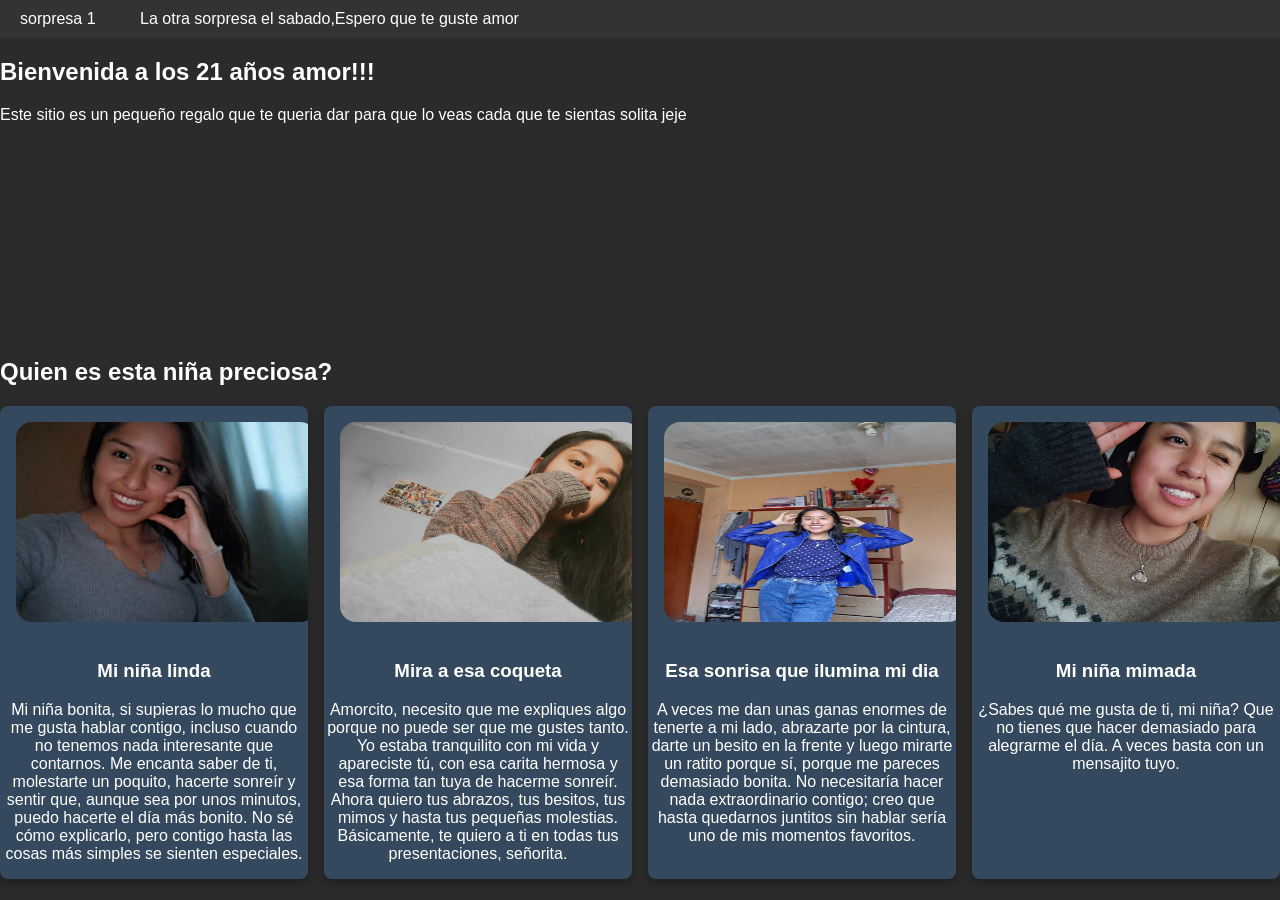
<file: index.html>
<!DOCTYPE html>
<html lang="es">
<head>
    <meta charset="UTF-8">
    <meta name="viewport" content="width=device-width, initial-scale=1.0">
    <title>Feliz cumpleaños mi cielo</title>
    <link rel="stylesheet" href="style.css">
</head>
<body>
    <ul class="menu">
        <li><a href="/sorpresa 1/sorpresa 1.html">sorpresa 1</a></li>
        <li><a href="/sorpresa 2/sorpresa 2.html">La otra sorpresa el sabado,Espero que te guste amor</a></li>
    </ul>
    <video autoplay loop>
        <source src="/mayritas/videoplayback.mp4" type="video/mp4">
    </video>
    <section id="home">
        <h2>Bienvenida a los 21 años amor!!! </h2>
        <p>Este sitio es un pequeño regalo que te queria dar para que lo veas cada que te sientas solita jeje</p>
    </section>
    <br>
    <br>
    <br>
    <br>
    <br>
    <br>
    <br>
    <br>
    <br>
    <br>
    <br>
    <section id="characters">
        <h2>Quien es esta niña preciosa?</h2>
        <div class="grid">
            <div class="card">
                <img src="/mayritas/may12.jpeg" alt="integrante 1" >
                <h3>Mi niña linda</h3>
                <p>Mi niña bonita, si supieras lo mucho que me gusta hablar contigo, incluso cuando no tenemos nada interesante que contarnos. Me encanta saber de ti, molestarte un poquito, hacerte sonreír y sentir que, aunque sea por unos minutos, puedo hacerte el día más bonito. No sé cómo explicarlo, pero contigo hasta las cosas más simples se sienten especiales.
                </p>
            </div>
            <div class="card">
                <img src="/mayritas/mayrita3.jpeg" alt="integrante 2" >
                <h3>Mira a esa coqueta</h3>
                <p>Amorcito, necesito que me expliques algo porque no puede ser que me gustes tanto. Yo estaba tranquilito con mi vida y apareciste tú, con esa carita hermosa y esa forma tan tuya de hacerme sonreír. Ahora quiero tus abrazos, tus besitos, tus mimos y hasta tus pequeñas molestias. Básicamente, te quiero a ti en todas tus presentaciones, señorita.
                </p>
            </div>
            <div class="card">
                <img src="/mayritas/may8.jpeg" alt="integrante 3"  >
                <h3>Esa sonrisa que ilumina mi dia</h3>
                <p>A veces me dan unas ganas enormes de tenerte a mi lado, abrazarte por la cintura, darte un besito en la frente y luego mirarte un ratito porque sí, porque me pareces demasiado bonita. No necesitaría hacer nada extraordinario contigo; creo que hasta quedarnos juntitos sin hablar sería uno de mis momentos favoritos.
                </p>
            </div>
            <div class="card">
                <img src="/mayritas/mayrita1.jpeg" alt="integrante 4" >
                <h3>Mi niña mimada</h3>
                <p>¿Sabes qué me gusta de ti, mi niña? Que no tienes que hacer demasiado para alegrarme el día. A veces basta con un mensajito tuyo.
                </p>
            </div>
</body>
</html>
</file>
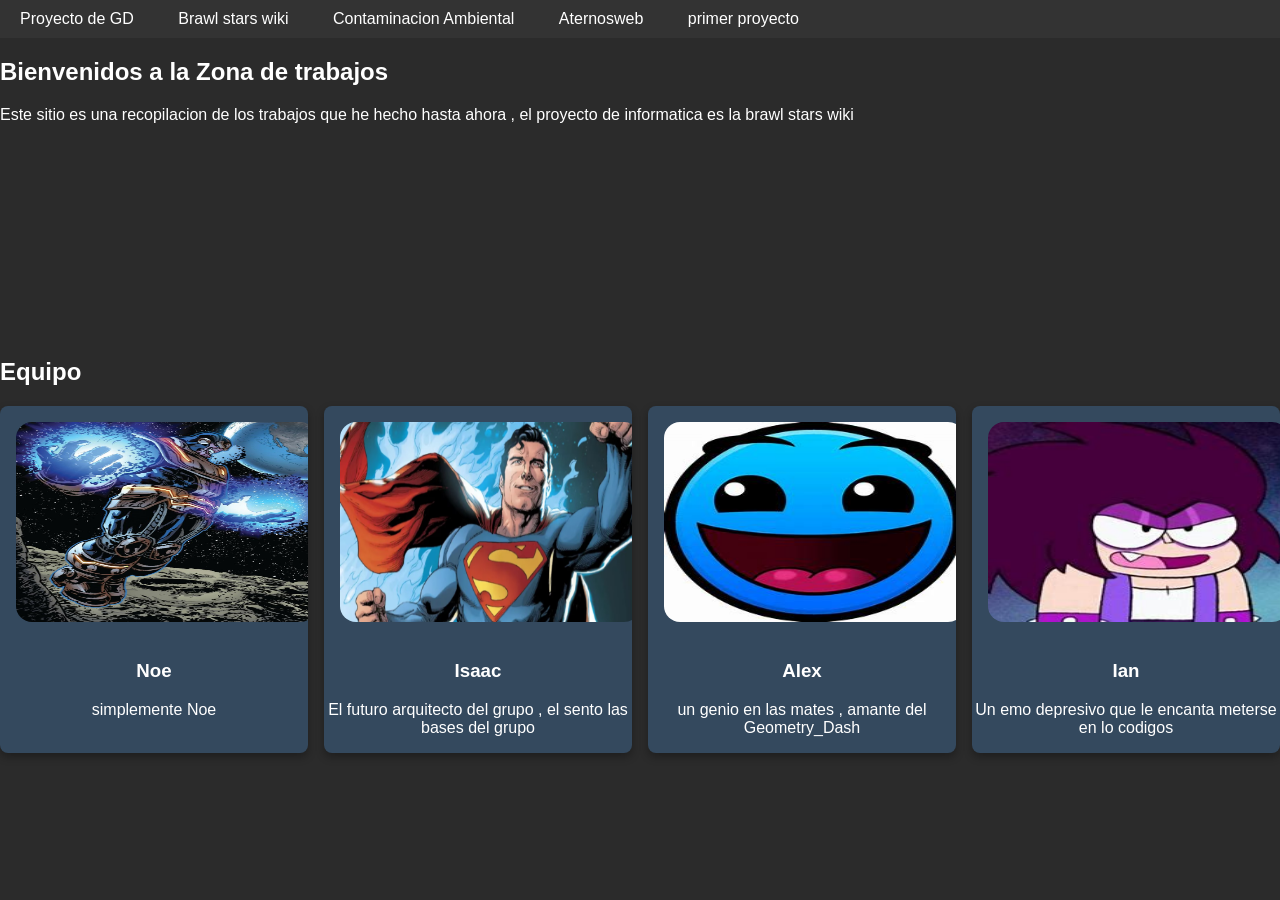
<file: indexhtml/index.html>
<!DOCTYPE html>
<html lang="es">
<head>
    <meta charset="UTF-8">
    <meta name="viewport" content="width=device-width, initial-scale=1.0">
    <title>Trabajos</title>
    <link rel="stylesheet" href="style.css">
</head>
<body>
    <ul class="menu">
        <li><a href="/GD project/maybe.html">Proyecto de GD</a></li>
        <li><a href="/secundario/brawl stars wiki.html">Brawl stars wiki</a></li>
        <li><a href="/contaminacion/contaminacion.html">Contaminacion Ambiental</a></li>
        <li><a href="/aternosweb/aternos.html">Aternosweb</a></li>
        <li><a href="/primer avance/1.html">primer proyecto</a></li>
    </ul>
    <video autoplay muted loop>
        <source src="/archivos/171276-845168281_medium.mp4" type="video/mp4">
    </video>
    <section id="home">
        <h2>Bienvenidos a la Zona de trabajos </h2>
        <p>Este sitio es una recopilacion de los trabajos que he hecho hasta ahora , el proyecto de informatica es la brawl stars wiki</p>
    </section>
    <br>
    <br>
    <br>
    <br>
    <br>
    <br>
    <br>
    <br>
    <br>
    <br>
    <br>
    <section id="characters">
        <h2>Equipo</h2>
        <div class="grid">
            <div class="card">
                <img src="/imagenes/Star Lord.jfif" alt="integrante 1" >
                <h3>Noe</h3>
                <p>simplemente Noe</p>
            </div>
            <div class="card">
                <img src="/imagenes/superman.avif" alt="integrante 2" >
                <h3>Isaac</h3>
                <p>El futuro arquitecto del grupo , el sento las bases del grupo
                </p>
            </div>
            <div class="card">
                <img src="/imagenes/descarga.jfif" alt="integrante 3"  >
                <h3>Alex</h3>
                <p>un genio en las mates , amante del Geometry_Dash
                </p>
            </div>
            <div class="card">
                <img src="/imagenes/OIF.jfif" alt="integrante 4" >
                <h3>Ian</h3>
                <p>Un emo depresivo que le encanta meterse en lo codigos
                </p>
            </div>
</body>
</html>
</file>
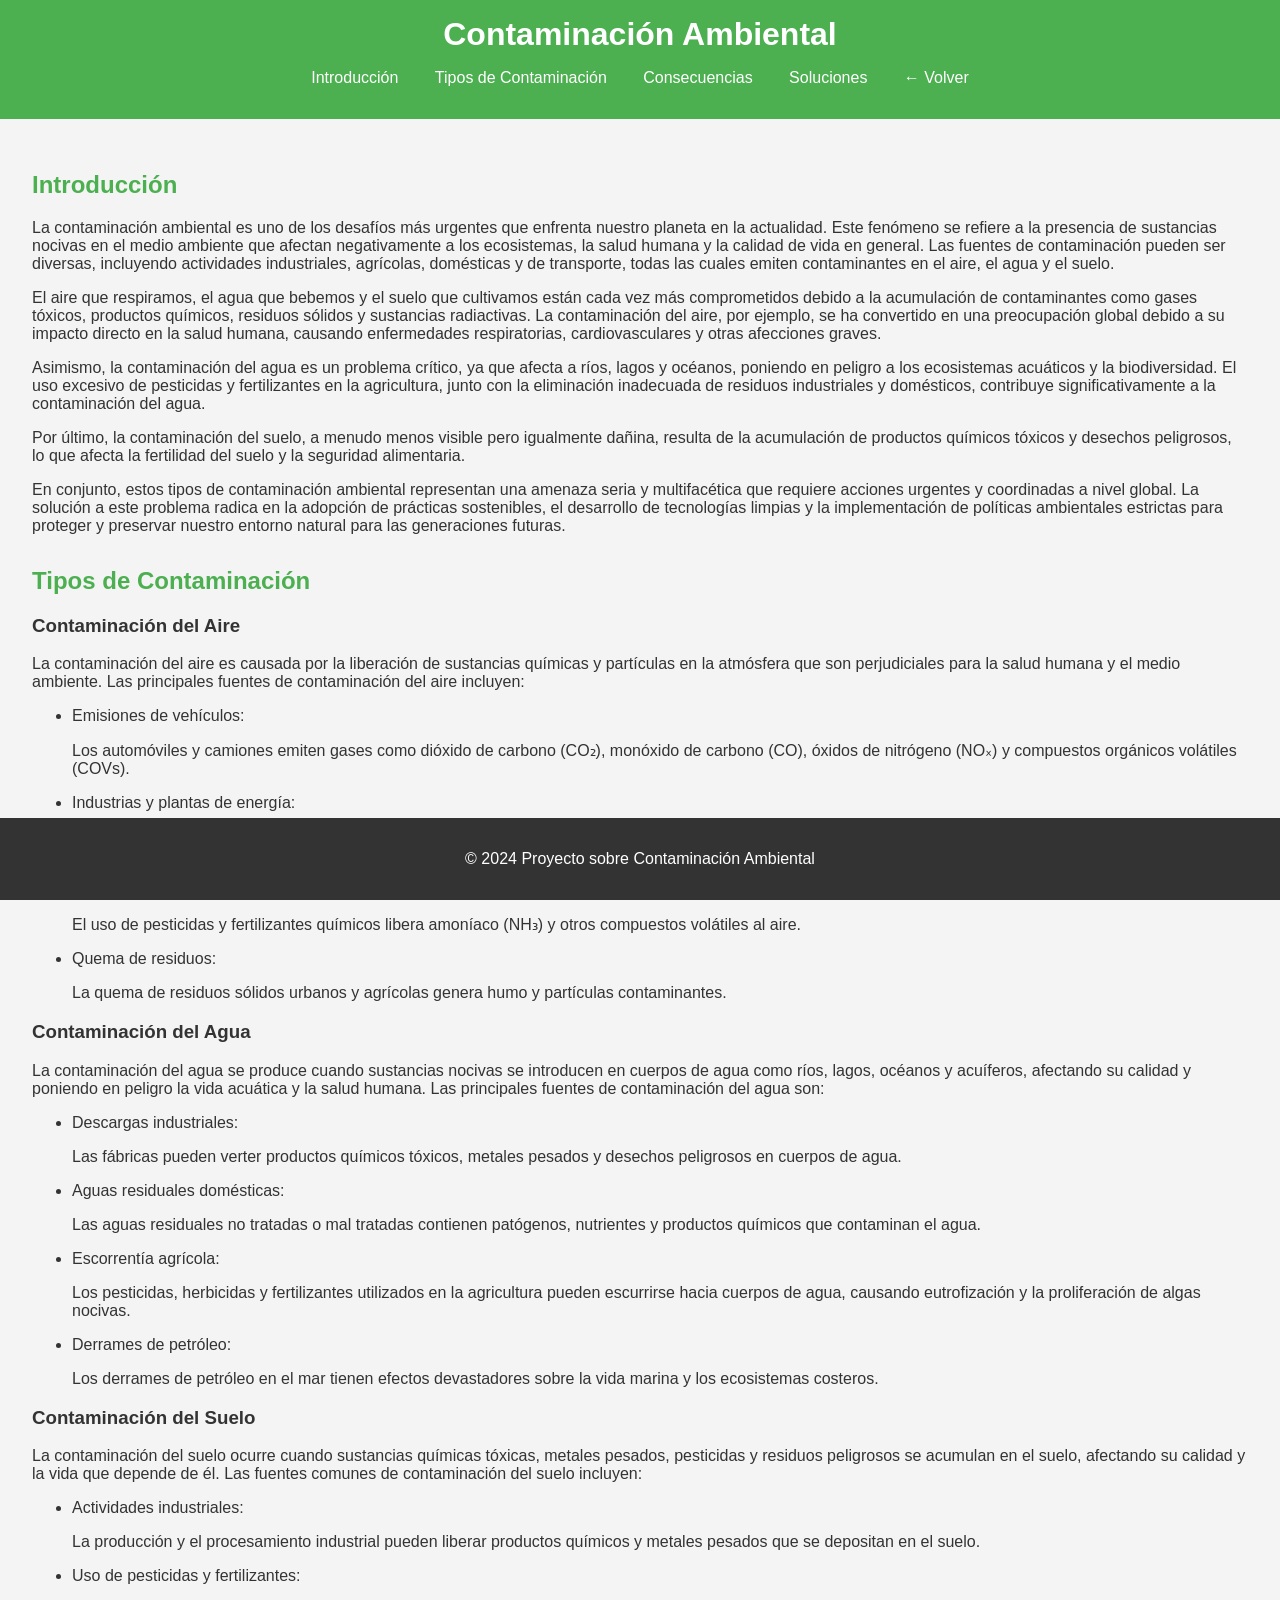
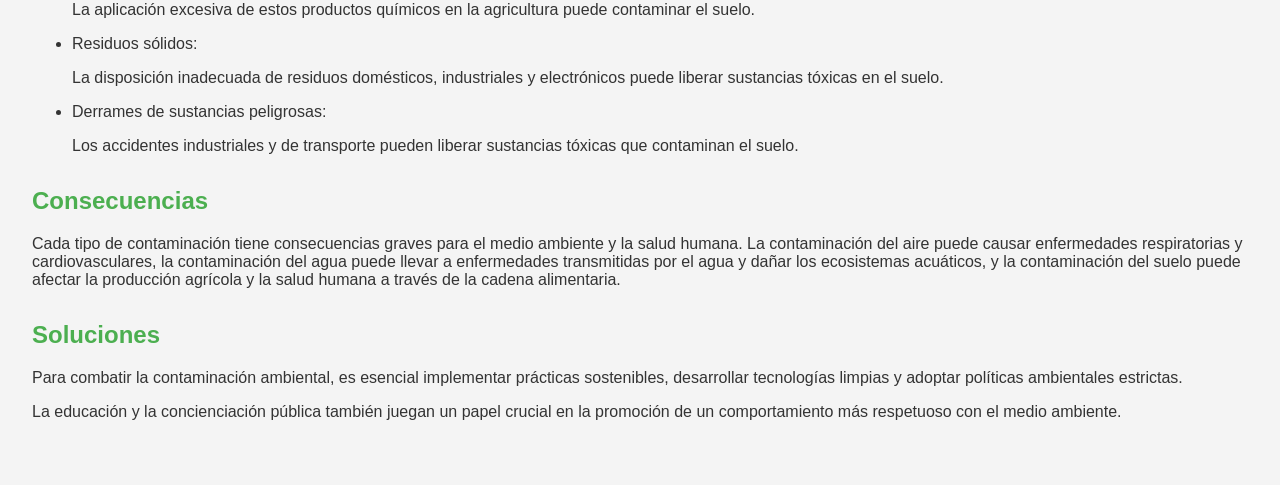
<file: contaminacion/contaminacion.html>
<!DOCTYPE html>
<html lang="es">
<head>
    <meta charset="UTF-8">
    <meta name="viewport" content="width=device-width, initial-scale=1.0">
    <title>Contaminación Ambiental</title>
    <link rel="stylesheet" href="estilos.css">
</head>
<body>
    <header>
        <h1>Contaminación Ambiental</h1>
        <nav>
            <ul>
                <li><a href="#introduccion">Introducción</a></li>
                <li><a href="#tipos">Tipos de Contaminación</a></li>
                <li><a href="#consecuencias">Consecuencias</a></li>
                <li><a href="#soluciones">Soluciones</a></li>
                <li><a href="/indexhtml/index.html" class="back-button">← Volver</a></li>
            </ul>
        </nav>
    </header>

    <main>
        <section id="introduccion">
            <h2>Introducción</h2>
            <p>La contaminación ambiental es uno de los desafíos más urgentes que enfrenta nuestro planeta en la actualidad. Este fenómeno se refiere a la presencia de sustancias nocivas en el medio ambiente que afectan negativamente a los ecosistemas, la salud humana y la calidad de vida en general. Las fuentes de contaminación pueden ser diversas, incluyendo actividades industriales, agrícolas, domésticas y de transporte, todas las cuales emiten contaminantes en el aire, el agua y el suelo.</p>

            <p>El aire que respiramos, el agua que bebemos y el suelo que cultivamos están cada vez más comprometidos debido a la acumulación de contaminantes como gases tóxicos, productos químicos, residuos sólidos y sustancias radiactivas. La contaminación del aire, por ejemplo, se ha convertido en una preocupación global debido a su impacto directo en la salud humana, causando enfermedades respiratorias, cardiovasculares y otras afecciones graves.</p>
                
            <p>Asimismo, la contaminación del agua es un problema crítico, ya que afecta a ríos, lagos y océanos, poniendo en peligro a los ecosistemas acuáticos y la biodiversidad. El uso excesivo de pesticidas y fertilizantes en la agricultura, junto con la eliminación inadecuada de residuos industriales y domésticos, contribuye significativamente a la contaminación del agua.</p>
                
            <p>Por último, la contaminación del suelo, a menudo menos visible pero igualmente dañina, resulta de la acumulación de productos químicos tóxicos y desechos peligrosos, lo que afecta la fertilidad del suelo y la seguridad alimentaria.</p>
                
            <p>En conjunto, estos tipos de contaminación ambiental representan una amenaza seria y multifacética que requiere acciones urgentes y coordinadas a nivel global. La solución a este problema radica en la adopción de prácticas sostenibles, el desarrollo de tecnologías limpias y la implementación de políticas ambientales estrictas para proteger y preservar nuestro entorno natural para las generaciones futuras.</p>
        </section>

        <section id="tipos">
            <h2>Tipos de Contaminación</h2>
            <article>
                <h3>Contaminación del Aire</h3>
                <p>La contaminación del aire es causada por la liberación de sustancias químicas y partículas en la atmósfera que son perjudiciales para la salud humana y el medio ambiente. Las principales fuentes de contaminación del aire incluyen:</p>
                <ul>
                    <li>Emisiones de vehículos: <p>Los automóviles y camiones emiten gases como dióxido de carbono (CO₂), monóxido de carbono (CO), óxidos de nitrógeno (NOₓ) y compuestos orgánicos volátiles (COVs).</p></li>
                    <li>Industrias y plantas de energía: <p>La quema de combustibles fósiles como el carbón y el petróleo en fábricas y plantas de energía libera grandes cantidades de dióxido de azufre (SO₂), óxidos de nitrógeno y partículas en suspensión.</p></li>
                    <li>Actividades agrícolas: <p>El uso de pesticidas y fertilizantes químicos libera amoníaco (NH₃) y otros compuestos volátiles al aire.</p></li>
                    <li>Quema de residuos:<p>La quema de residuos sólidos urbanos y agrícolas genera humo y partículas contaminantes.</p></li>
                </ul>                    
            </article>
            <article>
                <h3>Contaminación del Agua</h3>
                <p>La contaminación del agua se produce cuando sustancias nocivas se introducen en cuerpos de agua como ríos, lagos, océanos y acuíferos, afectando su calidad y poniendo en peligro la vida acuática y la salud humana. Las principales fuentes de contaminación del agua son:</p>
                <ul>
                    <li>Descargas industriales:<p>Las fábricas pueden verter productos químicos tóxicos, metales pesados y desechos peligrosos en cuerpos de agua.</p></li>
                    <li>Aguas residuales domésticas: <p>Las aguas residuales no tratadas o mal tratadas contienen patógenos, nutrientes y productos químicos que contaminan el agua.</p></li>
                    <li>Escorrentía agrícola: <p>Los pesticidas, herbicidas y fertilizantes utilizados en la agricultura pueden escurrirse hacia cuerpos de agua, causando eutrofización y la proliferación de algas nocivas.</p></li>
                    <li>Derrames de petróleo:<p>Los derrames de petróleo en el mar tienen efectos devastadores sobre la vida marina y los ecosistemas costeros.</p></li>
                </ul>
            </article>
            <article>
                <h3>Contaminación del Suelo</h3>
                <p>La contaminación del suelo ocurre cuando sustancias químicas tóxicas, metales pesados, pesticidas y residuos peligrosos se acumulan en el suelo, afectando su calidad y la vida que depende de él. Las fuentes comunes de contaminación del suelo incluyen:</p>
                <ul>
                    <li>Actividades industriales:<p> La producción y el procesamiento industrial pueden liberar productos químicos y metales pesados que se depositan en el suelo.</p></li>
                    <li>Uso de pesticidas y fertilizantes: <p>La aplicación excesiva de estos productos químicos en la agricultura puede contaminar el suelo.</p></li>
                    <li>Residuos sólidos: <p>La disposición inadecuada de residuos domésticos, industriales y electrónicos puede liberar sustancias tóxicas en el suelo.</p></li>
                    <li>Derrames de sustancias peligrosas: <p>Los accidentes industriales y de transporte pueden liberar sustancias tóxicas que contaminan el suelo.</p></li>
                    </ul>
            </article>
        </section>

        <section id="consecuencias">
            <h2>Consecuencias</h2>
            <p>Cada tipo de contaminación tiene consecuencias graves para el medio ambiente y la salud humana. La contaminación del aire puede causar enfermedades respiratorias y cardiovasculares, la contaminación del agua puede llevar a enfermedades transmitidas por el agua y dañar los ecosistemas acuáticos, y la contaminación del suelo puede afectar la producción agrícola y la salud humana a través de la cadena alimentaria.</p>
        </section>

        <section id="soluciones">
            <h2>Soluciones</h2>
            <p>Para combatir la contaminación ambiental, es esencial implementar prácticas sostenibles, desarrollar tecnologías limpias y adoptar políticas ambientales estrictas.</p>
            <p>La educación y la concienciación pública también juegan un papel crucial en la promoción de un comportamiento más respetuoso con el medio ambiente.</p>
        </section>
    </main>

    <footer>
        <p>&copy; 2024 Proyecto sobre Contaminación Ambiental</p>
    </footer>

    <script src="script.js"></script>
</body>
</html>
</file>
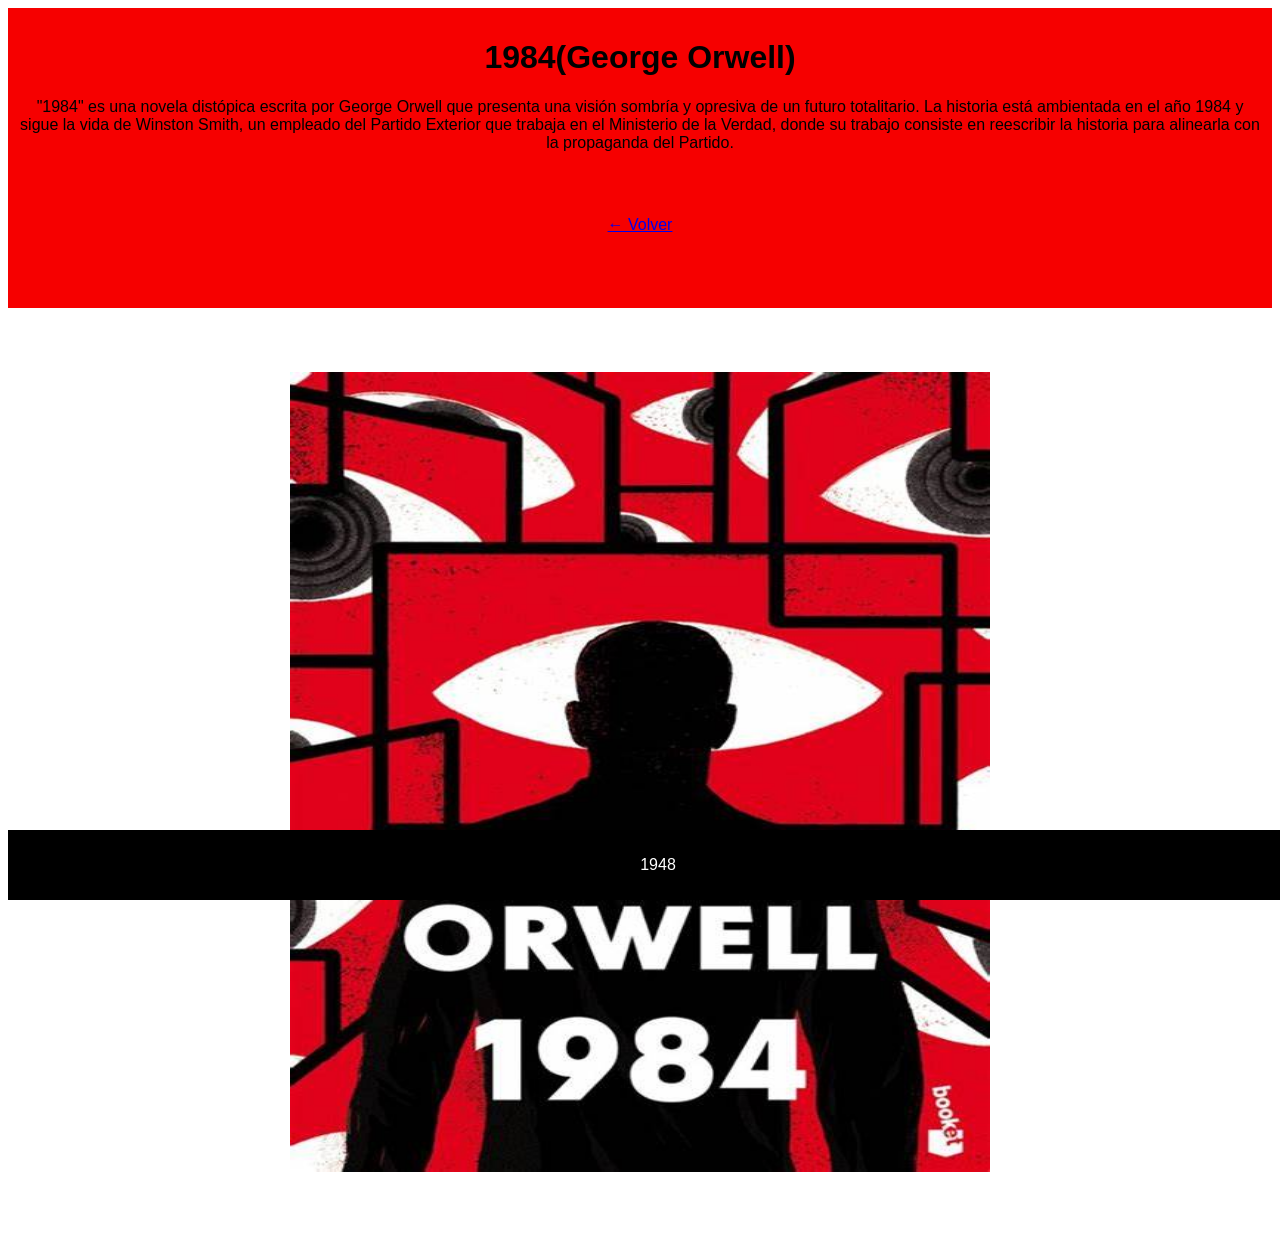
<file: primer avance/1.html>
<!DOCTYPE html>
<html lang="en">
  <head>
    <meta charset="UTF-8" />
    <meta name="viewport" content="width=device-width, initial-scale=1.0" />
    <title>documento</title>
    <link rel="stylesheet" href="1.css">
  </head>
  <body>
    <header>
      <h1>1984(George Orwell)</h1>
      <p>
        "1984" es una novela distópica escrita por George Orwell que presenta una visión sombría y opresiva de un futuro totalitario. La historia está ambientada en el año 1984 y sigue la vida de Winston Smith, un empleado del Partido Exterior que trabaja en el Ministerio de la Verdad, donde su trabajo consiste en reescribir la historia para alinearla con la propaganda del Partido.      </p>
      <div class="button">
        <a href="/indexhtml/index.html" class="back-button">← Volver</a>
      </div>
    </header>
    <div class="img">
      <img src="/imagenes/1984.jfif" alt="imagenes" style="height: 800px ; width: 700px ;" />
    </div>
    <footer><p>1948</p></footer>
  </body>
</html>
</file>
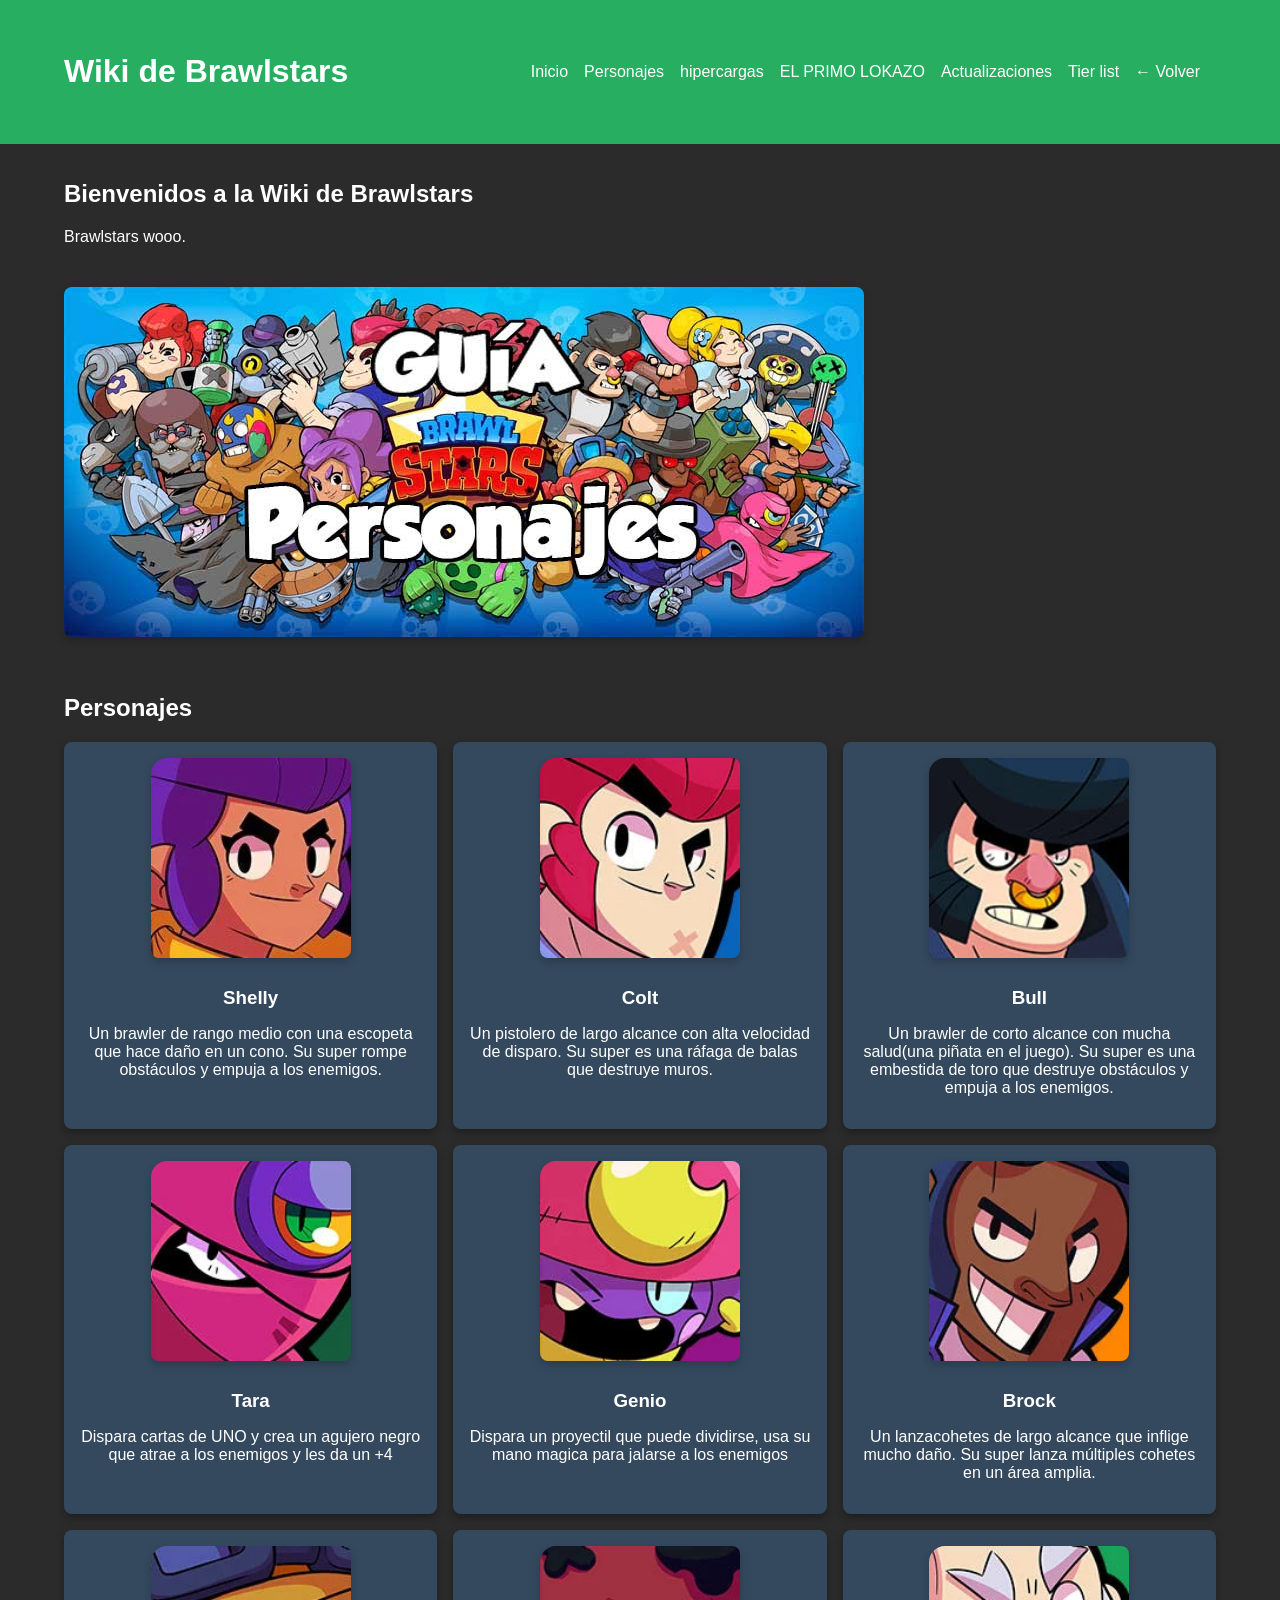
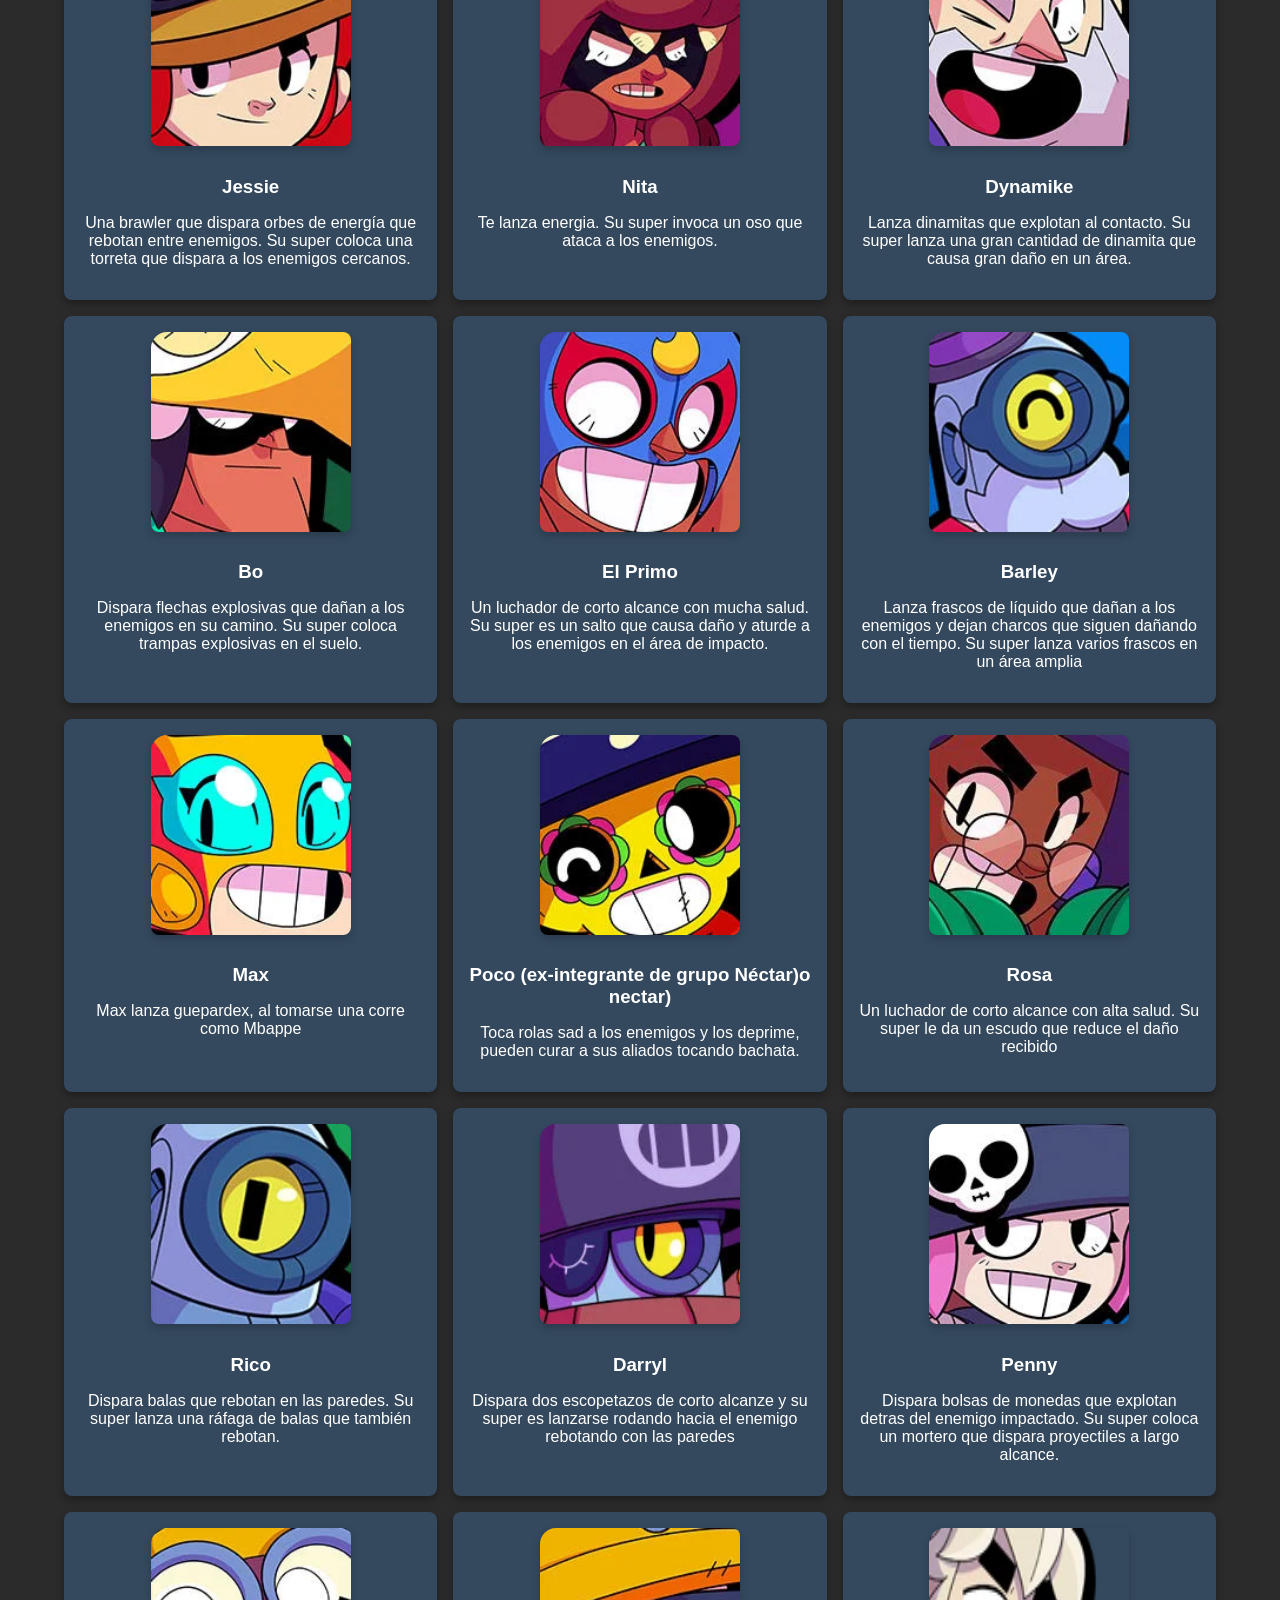
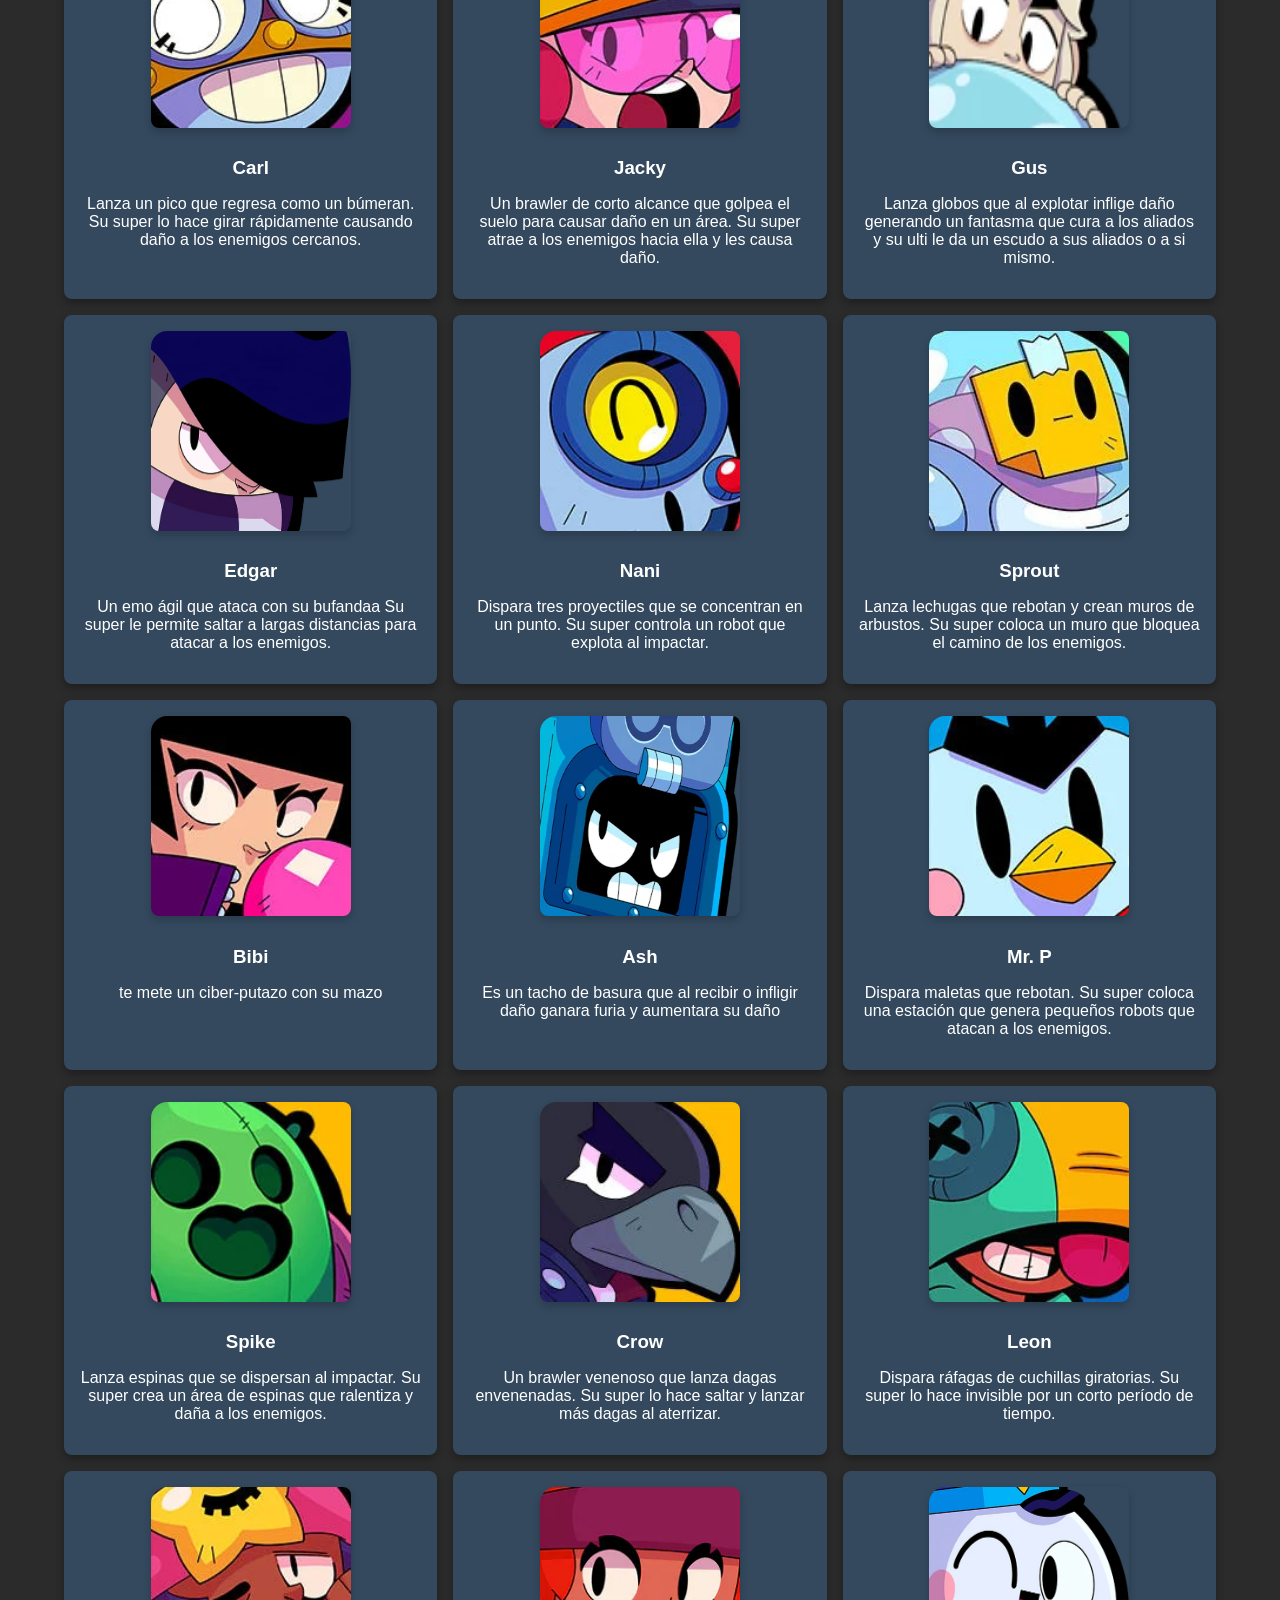
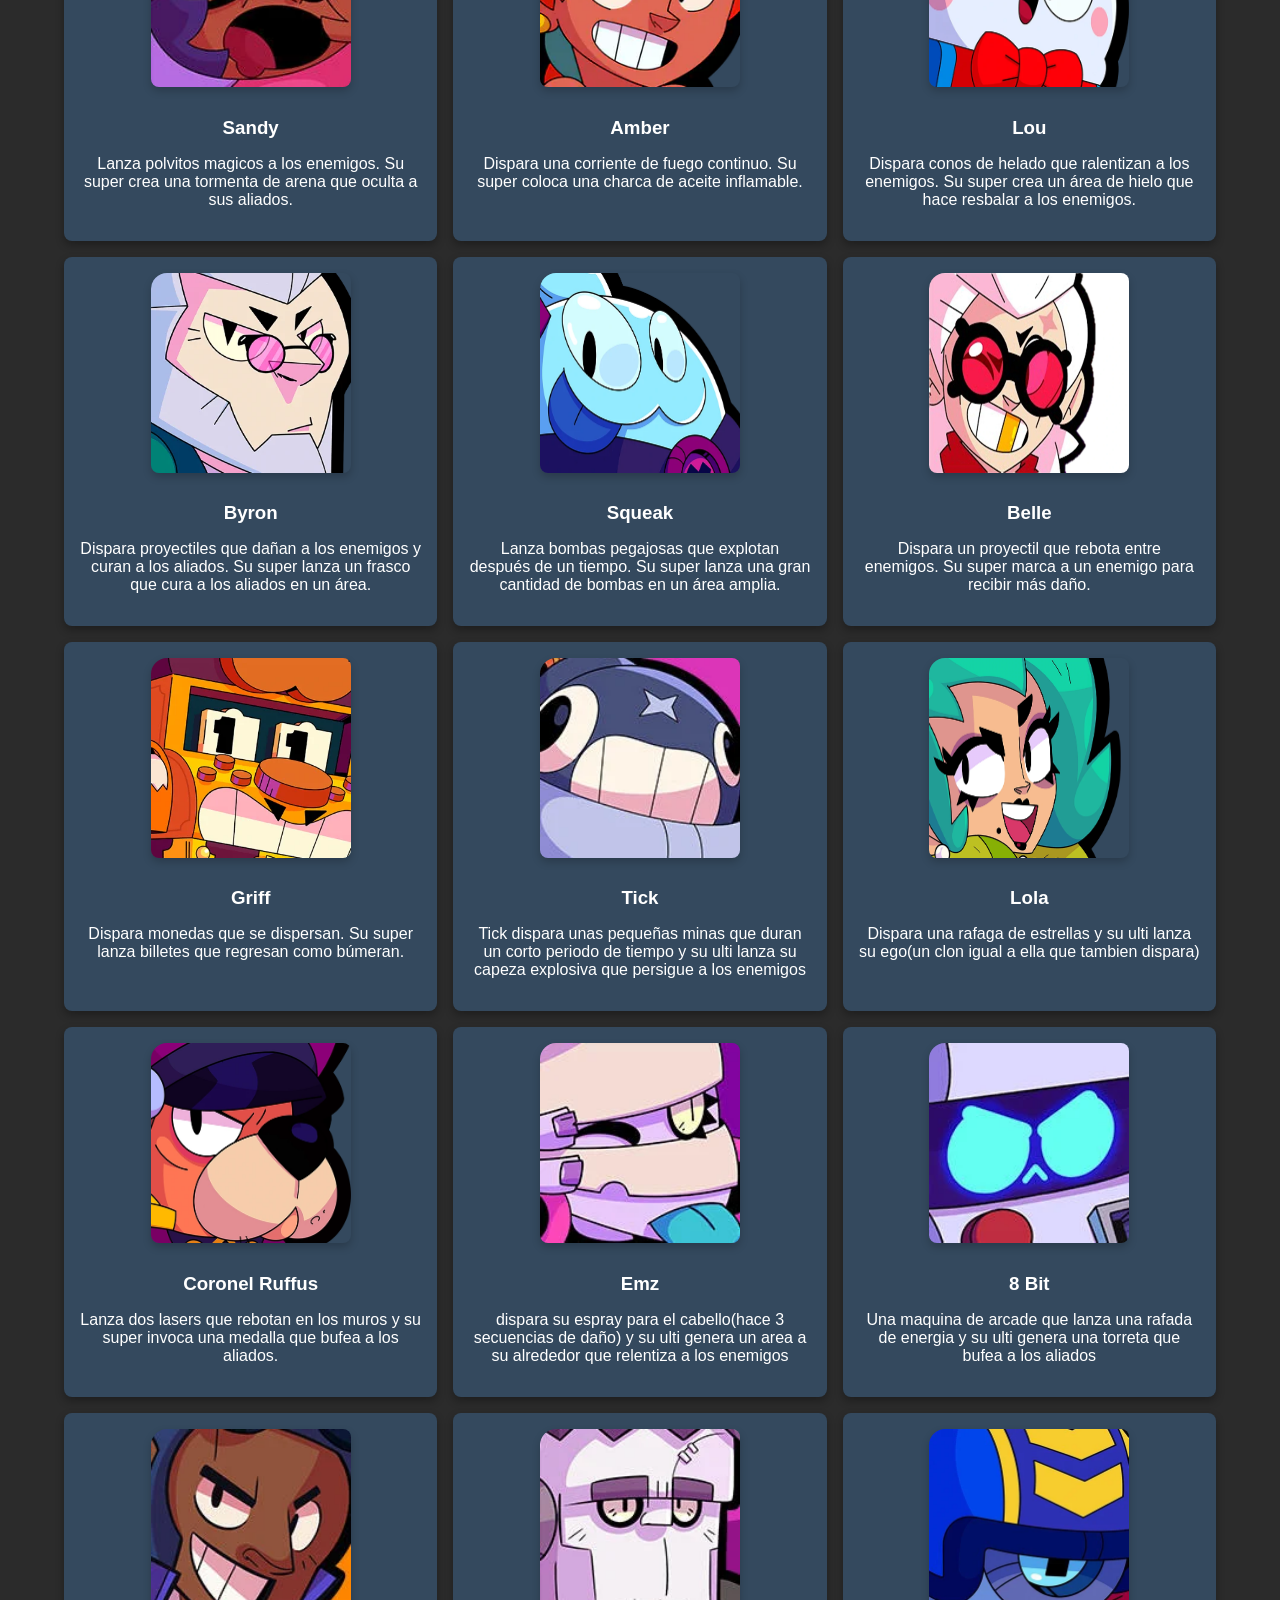
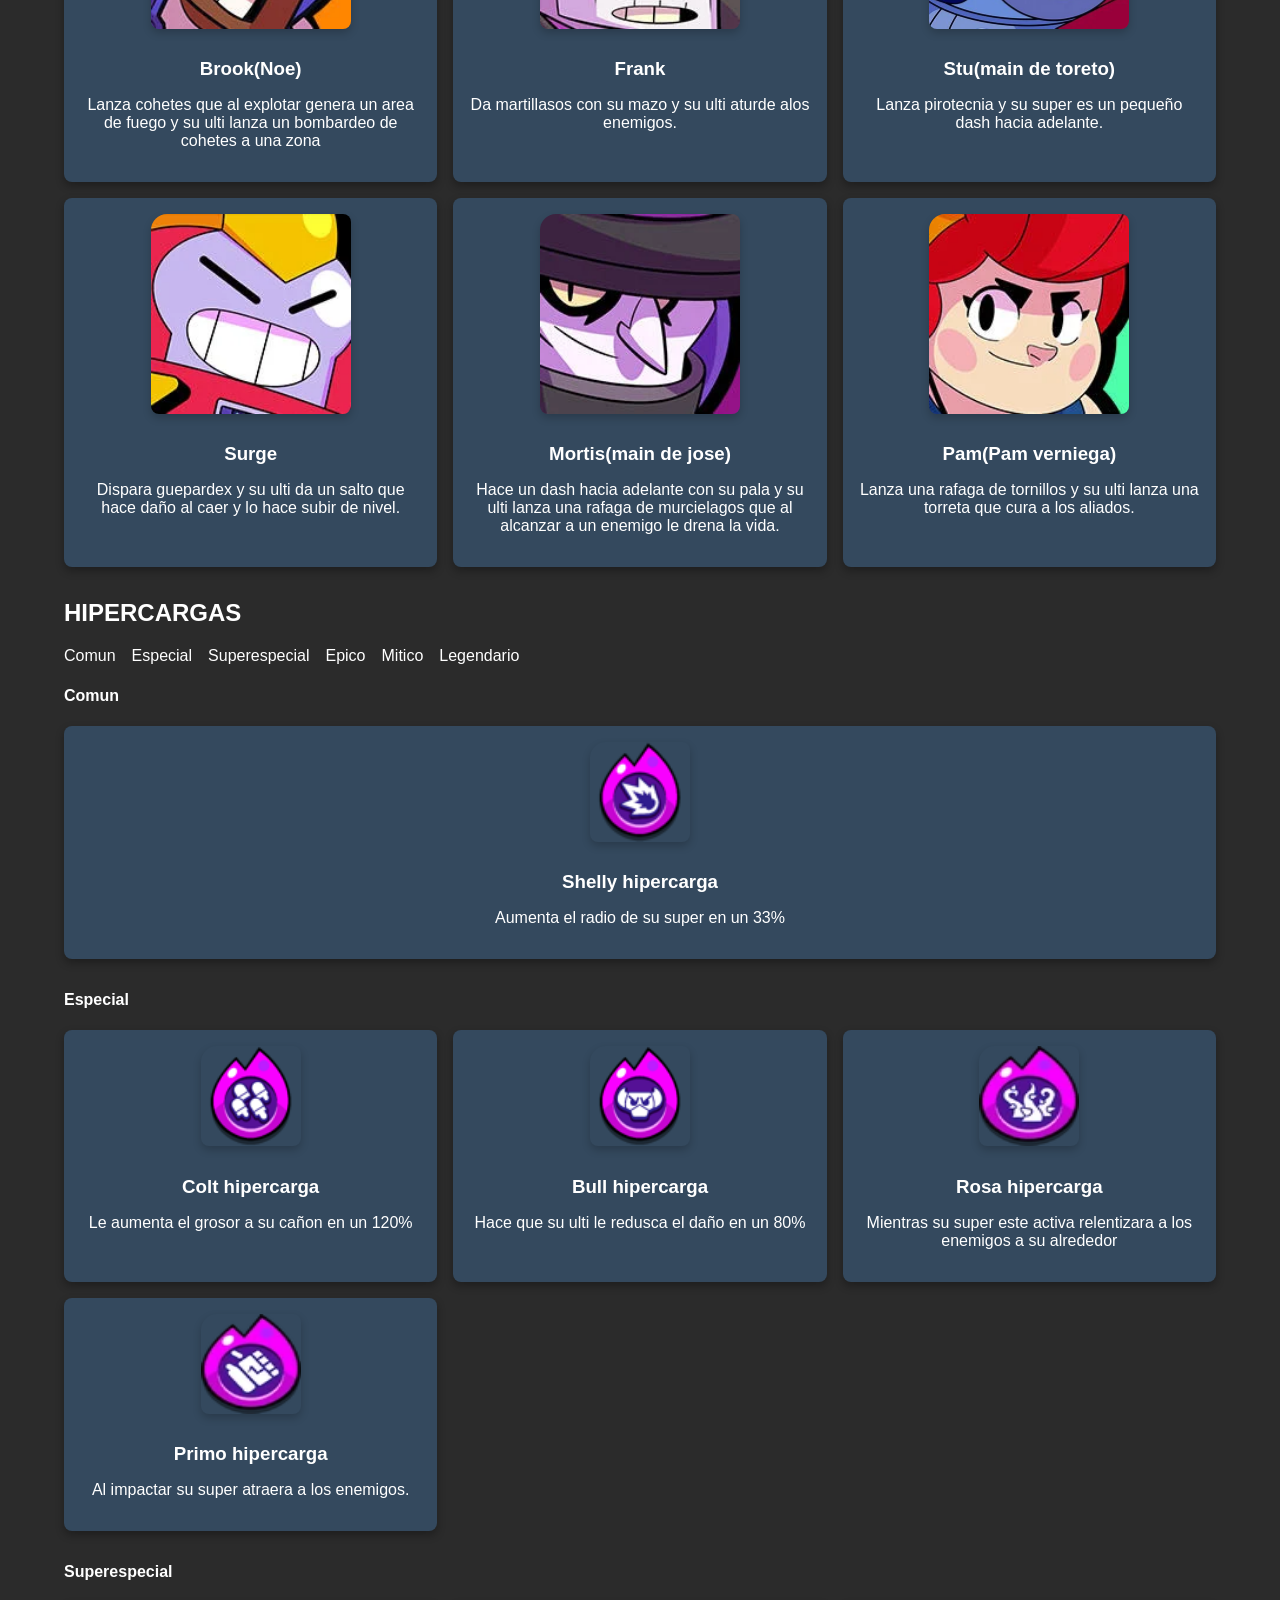
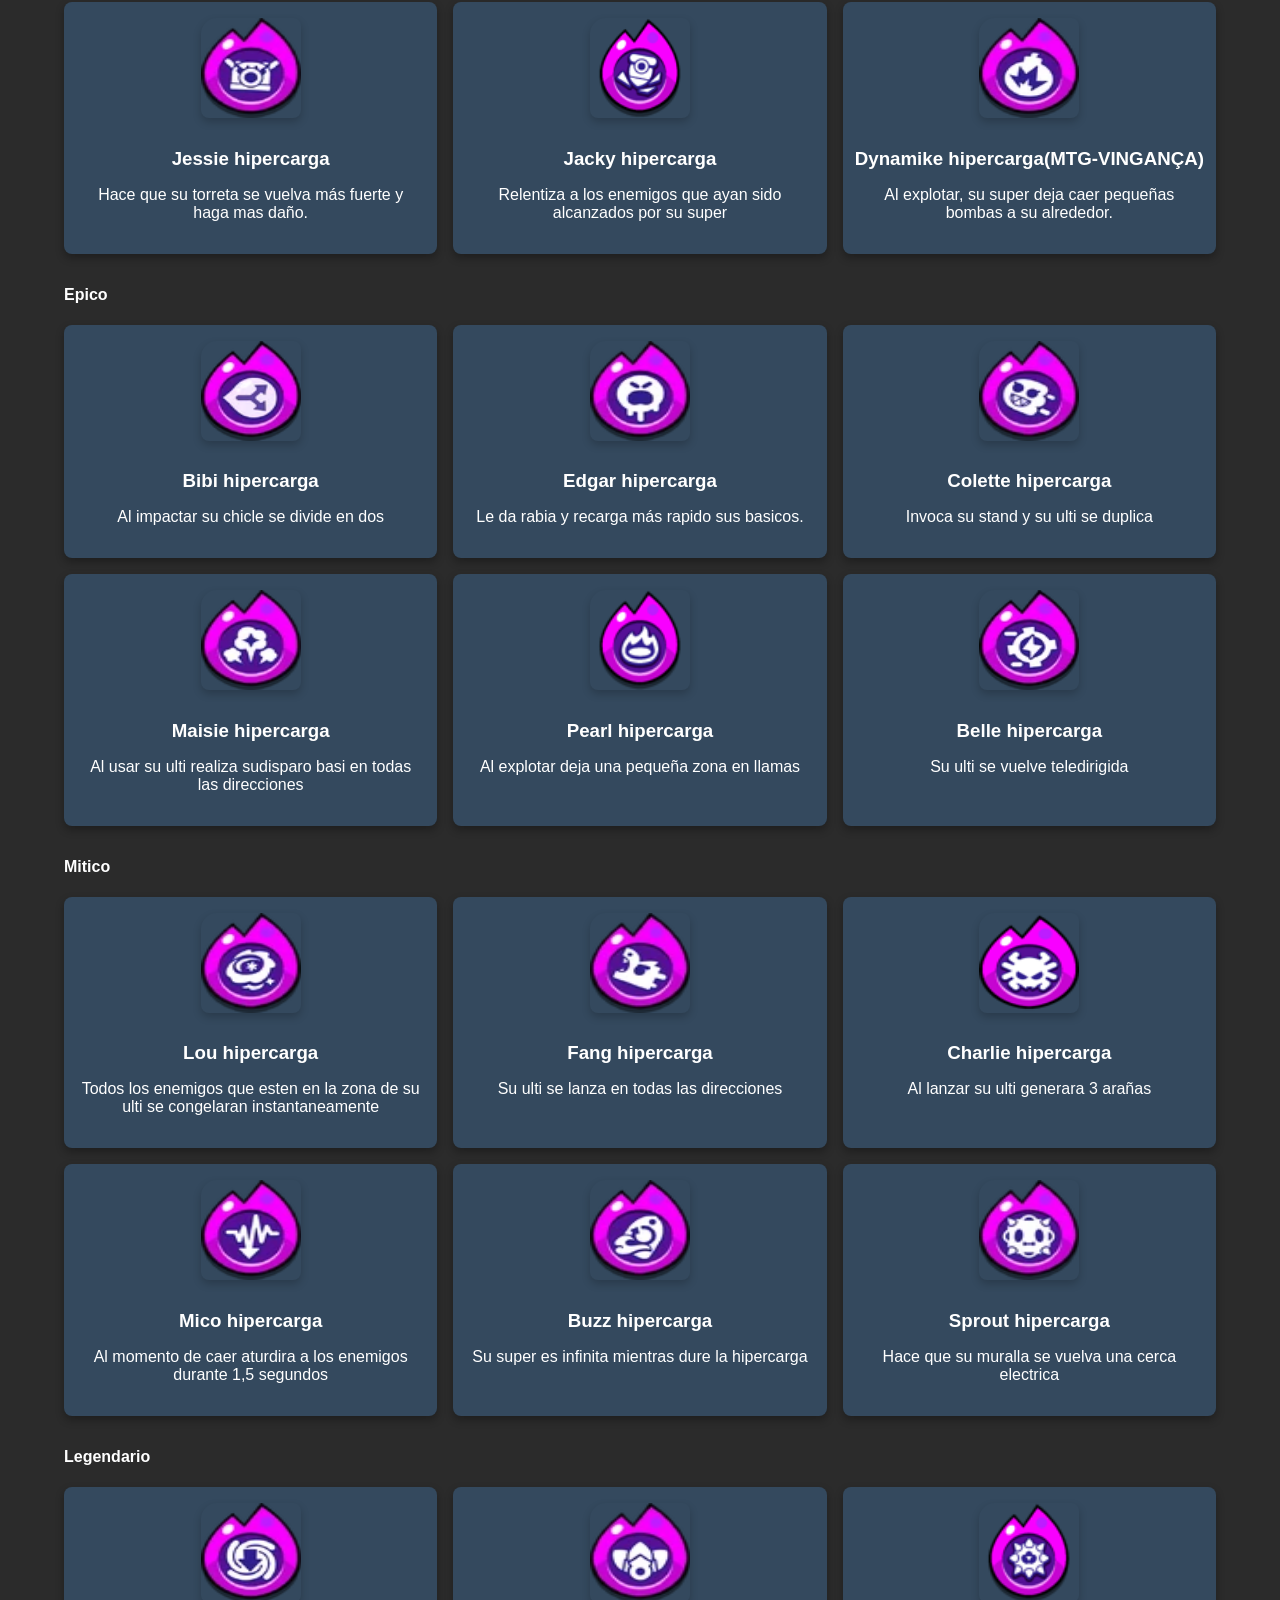
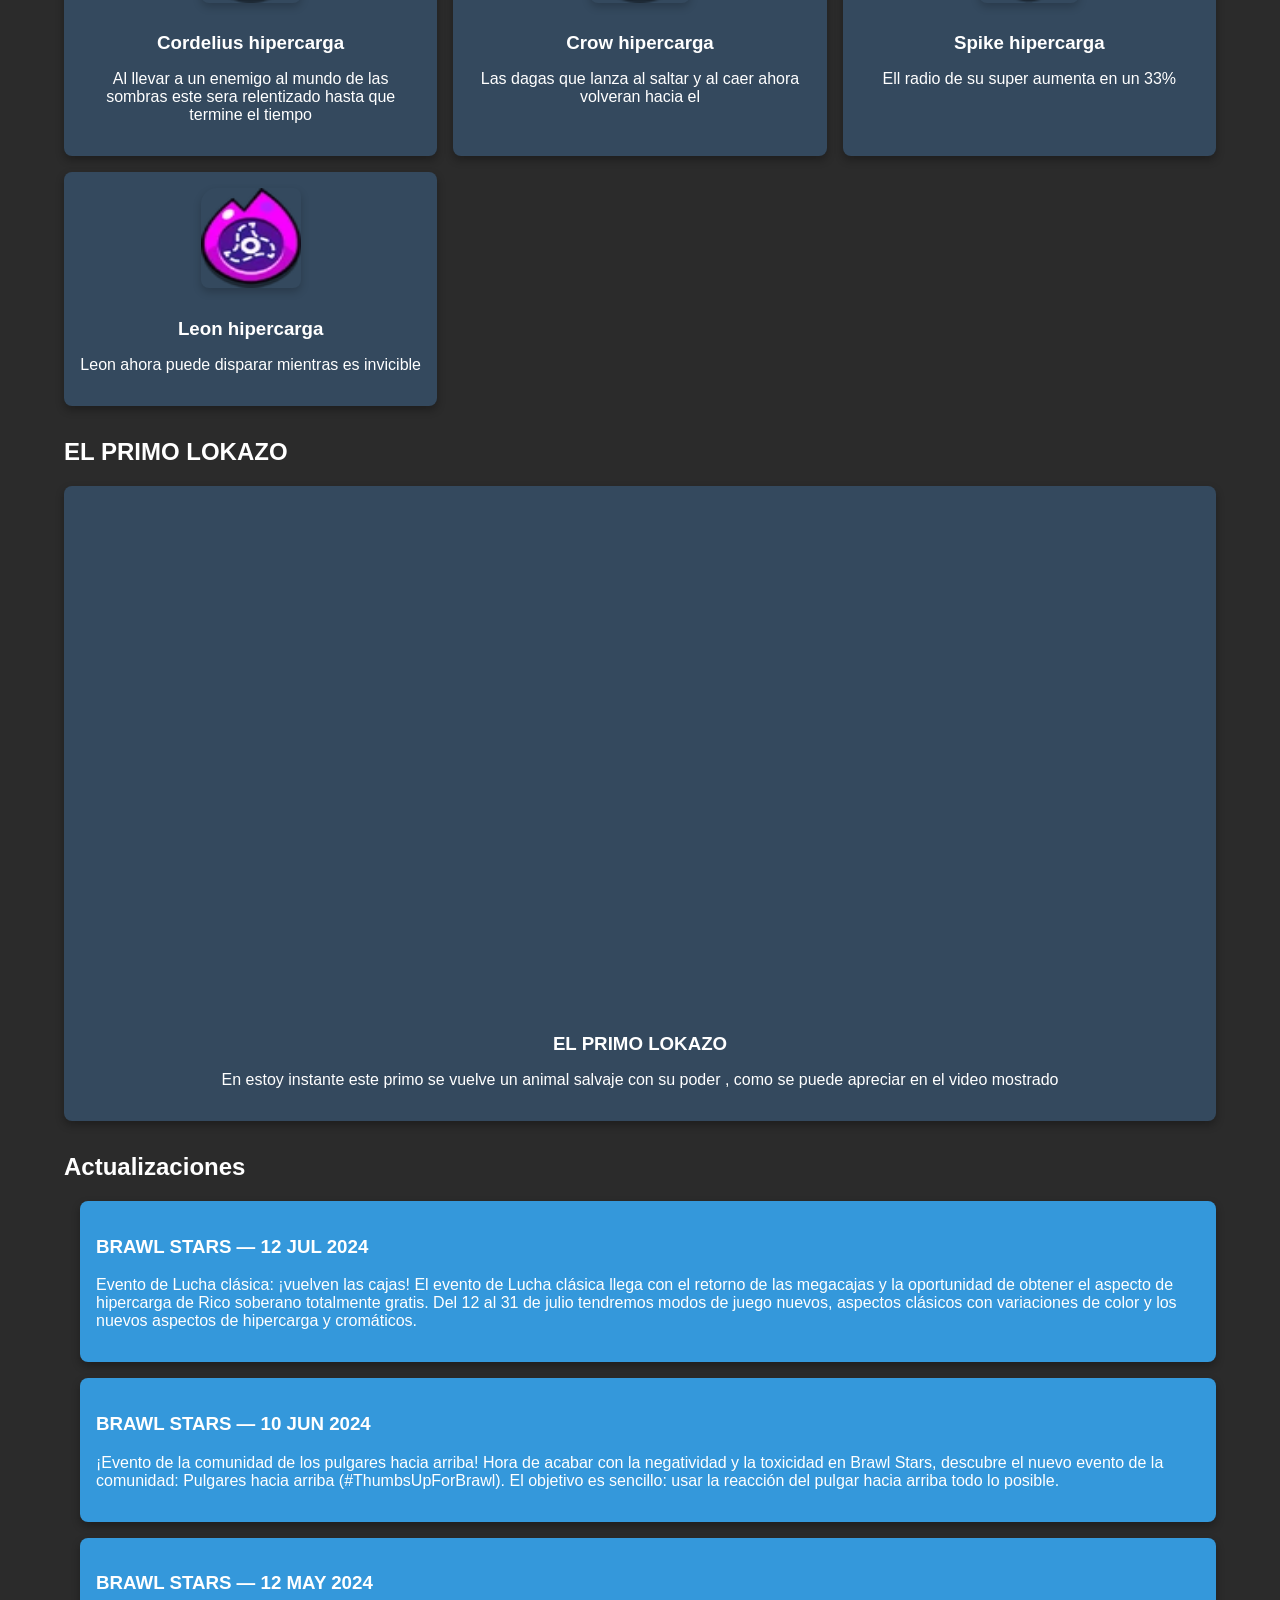
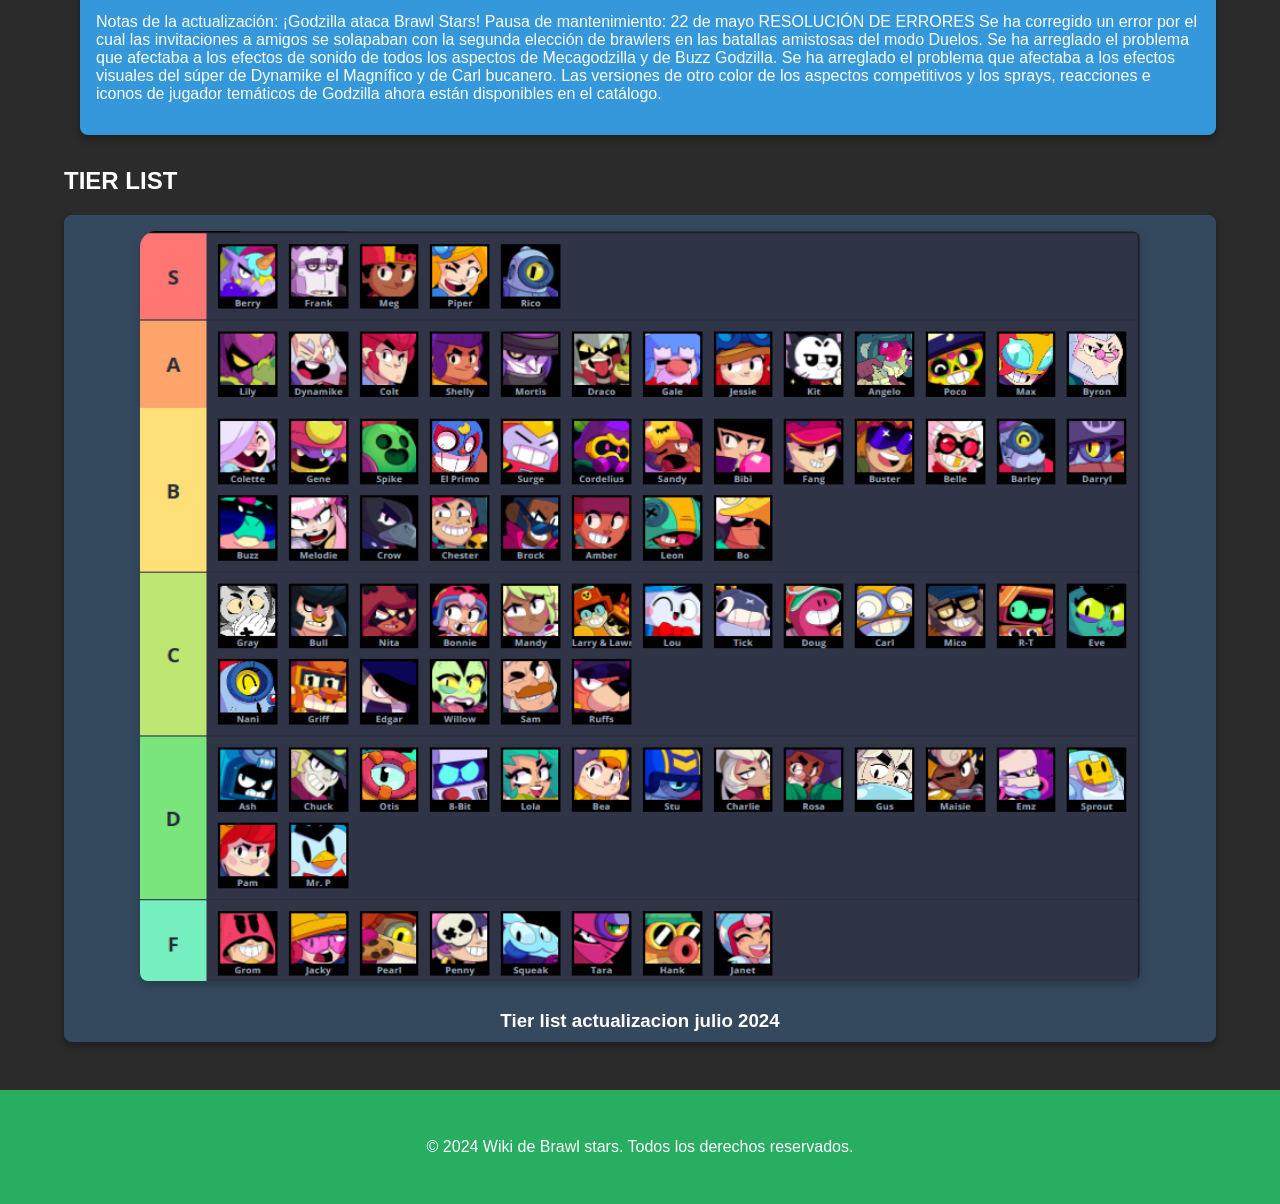
<file: secundario/brawl stars wiki.html>
<!DOCTYPE html>
<html lang="es">
<head>
    <meta charset="UTF-8">
    <meta name="viewport" content="width=device-width, initial-scale=1.0">
    <title>Wiki de Brawlstars</title>
    <link rel="stylesheet" href="styles.css">
</head>
<body>
    <header>
        <div class="container">
            <h1>Wiki de Brawlstars</h1>
            <nav>
                <ul>
                    <li><a href="#home">Inicio</a></li>
                    <li><a href="#characters">Personajes</a></li>
                    <li><a href="#weapons">hipercargas</a></li>
                    <li><a href="#EL PRIMO LOCAZO">EL PRIMO LOKAZO</a></li>
                    <li><a href="#updates">Actualizaciones</a></li>
                    <li><a href="#strategies">Tier list</a></li>
                    <li><a href="/indexhtml/index.html" class="back-button">← Volver</a></li>
                </ul>
            </nav>
        </div>
    </header>

    <main class="container">
        <section id="home">
            <h2>Bienvenidos a la Wiki de Brawlstars</h2>
            <p>Brawlstars wooo.</p>
            <div class="img">
            <img src="/imagenes/principal.jpg" alt="bs banner">
            </div>
        </section>

        <section id="characters">
            <h2>Personajes</h2>
            <div class="grid">
                <div class="card">
                    <img src="/imagenes/shelly.webp" alt="Personaje 1" style="width: 200px;height: 200px;" >
                    <h3>Shelly</h3>
                    <p>Un brawler de rango medio con una escopeta que hace daño en un cono. Su super rompe obstáculos y empuja a los enemigos.</p>
                </div>
                <div class="card">
                    <img src="/imagenes/colt.webp" alt="Personaje 2" style="height:200px ; width: 200px;">
                    <h3>Colt</h3>
                    <p>Un pistolero de largo alcance con alta velocidad de disparo. Su super es una ráfaga de balas que destruye muros.
                    </p>
                </div>
                <div class="card">
                    <img src="/imagenes/bull.webp" alt="Personaje 1" style="width: 200px;height: 200px;" >
                    <h3>Bull</h3>
                    <p>Un brawler de corto alcance con mucha salud(una piñata en el juego). Su super es una embestida de toro que destruye obstáculos y empuja a los enemigos.
                    </p>
                </div>
                <div class="card">
                    <img src="/imagenes/tara.webp" alt="Personaje 1" style="width: 200px;height: 200px;" >
                    <h3>Tara</h3>
                    <p>Dispara cartas de UNO y crea un agujero negro que atrae a los enemigos y les da un +4</p>
                </div>
                <div class="card">
                    <img src="/imagenes/genio.webp" alt="Personaje 1" style="width: 200px;height: 200px;" >
                    <h3>Genio</h3>
                    <p>Dispara un proyectil que puede dividirse, usa su mano magica para jalarse a los enemigos</p>
                </div>
                <div class="card">
                    <img src="/imagenes/brook.webp" alt="Personaje 1" style="width: 200px;height: 200px;" >
                    <h3>Brock</h3>
                    <p>Un lanzacohetes de largo alcance que inflige mucho daño. Su super lanza múltiples cohetes en un área amplia.
                    </p>
                </div>
                <div class="card">
                    <img src="/imagenes/jessie.webp" alt="Personaje 1" style="width: 200px;height: 200px;" >
                    <h3>Jessie</h3>
                    <p>Una brawler que dispara orbes de energía que rebotan entre enemigos. Su super coloca una torreta que dispara a los enemigos cercanos.
                    </p>
                </div>
                <div class="card">
                    <img src="/imagenes/nita.webp" alt="Personaje 1" style="width: 200px;height: 200px;" >
                    <h3>Nita</h3>
                    <p>Te lanza energia. Su super invoca un oso que ataca a los enemigos.</p>
                </div>
                <div class="card">
                    <img src="/imagenes/dinamake.webp" alt="Personaje 1" style="width: 200px;height: 200px;" >
                    <h3>Dynamike</h3>
                    <p> Lanza dinamitas que explotan al contacto. Su super lanza una gran cantidad de dinamita que causa gran daño en un área.
                    </p>
                </div>
                <div class="card">
                    <img src="/imagenes/bo.webp" alt="Personaje 1" style="width: 200px;height: 200px;" >
                    <h3>Bo</h3>
                    <p>Dispara flechas explosivas que dañan a los enemigos en su camino. Su super coloca trampas explosivas en el suelo.
                    </p>
                </div>
                <div class="card">
                    <img src="/imagenes/primo.webp" alt="Personaje 1" style="width: 200px;height: 200px;" >
                    <h3>El Primo</h3>
                    <p>Un luchador de corto alcance con mucha salud. Su super es un salto que causa daño y aturde a los enemigos en el área de impacto.
                    </p>
                </div>
                <div class="card">
                    <img src="/imagenes/barley.webp" alt="Personaje 1" style="width: 200px;height: 200px;" >
                    <h3>Barley</h3>
                    <p>Lanza frascos de líquido que dañan a los enemigos y dejan charcos que siguen dañando con el tiempo. Su super lanza varios frascos en un área amplia</p>
                </div>
                <div class="card">
                    <img src="/imagenes/max.webp" alt="Personaje 1" style="width: 200px;height: 200px;" >
                    <h3>Max</h3>
                    <p>Max lanza guepardex, al tomarse una corre como Mbappe</p>
                </div>
                <div class="card">
                    <img src="/imagenes/poco.webp" alt="Personaje 1" style="width: 200px;height: 200px;" >
                    <h3>Poco (ex-integrante de grupo Néctar)o nectar)</h3>
                    <p>Toca rolas sad a los enemigos y los deprime, pueden curar a sus aliados tocando bachata.
                    </p>
                </div>
                <div class="card">
                    <img src="/imagenes/rosa.webp" alt="Personaje 1" style="width: 200px;height: 200px;" >
                    <h3>Rosa</h3>
                    <p>Un luchador de corto alcance con alta salud. Su super le da un escudo que reduce el daño recibido</p>
                </div>
                <div class="card">
                    <img src="/imagenes/rico.webp" alt="Personaje 1" style="width: 200px;height: 200px;" >
                    <h3>Rico</h3>
                    <p>Dispara balas que rebotan en las paredes. Su super lanza una ráfaga de balas que también rebotan.</p>
                </div>
                <div class="card">
                    <img src="/imagenes/darryl.webp" alt="Personaje 1" style="width: 200px;height: 200px;" >
                    <h3>Darryl</h3>
                    <p>Dispara dos escopetazos de corto alcanze y su super es lanzarse rodando hacia el enemigo rebotando con las paredes                  </p>    
                </div>
                <div class="card">
                    <img src="/imagenes/penny.webp" alt="Personaje 1" style="width: 200px;height: 200px;" >
                    <h3>Penny</h3>
                    <p>Dispara bolsas de monedas que explotan detras del enemigo impactado. Su super coloca un mortero que dispara proyectiles a largo alcance.</p>
                </div>
                <div class="card">
                    <img src="/imagenes/carl.webp" alt="Personaje 1" style="width: 200px;height: 200px;" >
                    <h3>Carl</h3>
                    <p>Lanza un pico que regresa como un búmeran. Su super lo hace girar rápidamente causando daño a los enemigos cercanos.</p>
                </div>
                <div class="card">
                    <img src="/imagenes/jacky.webp" alt="Personaje 1" style="width: 200px;height: 200px;" >
                    <h3>Jacky</h3>
                    <p> Un brawler de corto alcance que golpea el suelo para causar daño en un área. Su super atrae a los enemigos hacia ella y les causa daño.</p> </div>
                <div class="card">
                    <img src="/imagenes/gus.webp" alt="Personaje 1" style="width: 200px;height: 200px;" >
                    <h3>Gus</h3>
                    <p>Lanza globos que al explotar inflige daño generando un fantasma que cura a los aliados y su ulti le da un escudo a sus aliados o a si mismo.</p>
                </div>
                <div class="card">
                    <img src="/imagenes/edgar.webp" alt="Personaje 1" style="width: 200px;height: 200px;" >
                    <h3>Edgar</h3>
                    <p>Un emo ágil que ataca con su bufandaa Su super le permite saltar a largas distancias para atacar a los enemigos.
                    </p>
                </div>
                <div class="card">
                    <img src="/imagenes/nani.webp" alt="Personaje 1" style="width: 200px;height: 200px;" >
                    <h3>Nani</h3>
                    <p>Dispara tres proyectiles que se concentran en un punto. Su super controla un robot que explota al impactar.
                    </p>
                </div>
                <div class="card">
                    <img src="/imagenes/sprout.webp" alt="Personaje 1" style="width: 200px;height: 200px;" >
                    <h3>Sprout</h3>
                    <p>Lanza lechugas que rebotan y crean muros de arbustos. Su super coloca un muro que bloquea el camino de los enemigos.
                    </p>
                </div>
                <div class="card">
                    <img src="/imagenes/bibi.webp" alt="Personaje 1" style="width: 200px;height: 200px;" >
                    <h3>Bibi</h3>
                    <p>te mete un ciber-putazo con su mazo
                    </p>
                </div>
                <div class="card">
                    <img src="/imagenes/ash.webp" alt="Personaje 1" style="width: 200px;height: 200px;" >
                    <h3>Ash</h3>
                    <p>Es un tacho de basura que al recibir o infligir daño ganara furia y aumentara su daño</p>
                </div>
                <div class="card">
                    <img src="/imagenes/mrp.webp" alt="Personaje 1" style="width: 200px;height: 200px;" >
                    <h3>Mr. P</h3>
                    <p>Dispara maletas que rebotan. Su super coloca una estación que genera pequeños robots que atacan a los enemigos.
                    </p>
                </div>
                <div class="card">
                    <img src="/imagenes/spike.webp" alt="Personaje 1" style="width: 200px;height: 200px;" >
                    <h3>Spike</h3>
                    <p>Lanza espinas que se dispersan al impactar. Su super crea un área de espinas que ralentiza y daña a los enemigos.
                    </p>
                </div>
                <div class="card">
                    <img src="/imagenes/crow.webp" alt="Personaje 1" style="width: 200px;height: 200px;" >
                    <h3>Crow</h3>
                    <p>Un brawler venenoso que lanza dagas envenenadas. Su super lo hace saltar y lanzar más dagas al aterrizar.</p>
                </div>
                <div class="card">
                    <img src="/imagenes/leon.webp" alt="Personaje 1" style="width: 200px;height: 200px;" >
                    <h3>Leon</h3>
                    <p>Dispara ráfagas de cuchillas giratorias. Su super lo hace invisible por un corto período de tiempo.
                    </p>
                </div>
                <div class="card">
                    <img src="/imagenes/sandy.webp" alt="Personaje 1" style="width: 200px;height: 200px;" >
                    <h3>Sandy</h3>
                    <p>Lanza polvitos magicos a los enemigos. Su super crea una tormenta de arena que oculta a sus aliados.
                    </p>
                </div>
                <div class="card">
                    <img src="/imagenes/amber.webp" alt="Personaje 1" style="width: 200px;height: 200px;" >
                    <h3>Amber</h3>
                    <p>Dispara una corriente de fuego continuo. Su super coloca una charca de aceite inflamable.
                    </p>
                </div>
                <div class="card">
                    <img src="/imagenes/lou.webp" alt="Personaje 1" style="width: 200px;height: 200px;" >
                    <h3>Lou</h3>
                    <p>Dispara conos de helado que ralentizan a los enemigos. Su super crea un área de hielo que hace resbalar a los enemigos.
                    </p>
                </div>
                <div class="card">
                    <img src="/imagenes/byron.webp" alt="Personaje 1" style="width: 200px;height: 200px;" >
                    <h3>Byron</h3>
                    <p>Dispara proyectiles que dañan a los enemigos y curan a los aliados. Su super lanza un frasco que cura a los aliados en un área.</p>
                </div>
                <div class="card">
                    <img src="/imagenes/squeak.webp" alt="Personaje 1" style="width: 200px;height: 200px;" >
                    <h3>Squeak</h3>
                    <p>Lanza bombas pegajosas que explotan después de un tiempo. Su super lanza una gran cantidad de bombas en un área amplia.
                    </p>
                </div>
                <div class="card">
                    <img src="/imagenes/belle.webp" alt="Personaje 1" style="width: 200px;height: 200px;" >
                    <h3>Belle</h3>
                    <p>Dispara un proyectil que rebota entre enemigos. Su super marca a un enemigo para recibir más daño.</p>
                </div>
                <div class="card">
                    <img src="/imagenes/griff.webp" alt="Personaje 1" style="width: 200px;height: 200px;" >
                    <h3>Griff</h3>
                    <p>Dispara monedas que se dispersan. Su super lanza billetes que regresan como búmeran.
                    </p>
                </div>
                <div class="card">
                    <img src="/imagenes/tick.webp" alt="Personaje 1" style="width: 200px;height: 200px;" >
                    <h3>Tick</h3>
                    <p>Tick dispara unas pequeñas minas que duran un corto periodo de tiempo y su ulti lanza su capeza explosiva que persigue a los enemigos
                    </p>
                </div>
                <div class="card">
                    <img src="/imagenes/lola.webp" alt="Personaje 1" style="width: 200px;height: 200px;" >
                    <h3>Lola</h3>
                    <p>Dispara una rafaga de estrellas y su ulti lanza su ego(un clon igual a ella que tambien dispara)
                    </p>
                </div>
                <div class="card">
                    <img src="/imagenes/coronelruffus.webp" alt="Personaje 1" style="width: 200px;height: 200px;" >
                    <h3>Coronel Ruffus</h3>
                    <p>Lanza dos lasers que rebotan en los muros y su super invoca una medalla que bufea a los aliados.
                    </p>
                </div>
                <div class="card">
                    <img src="/imagenes/emz.webp" alt="Personaje 1" style="width: 200px;height: 200px;" >
                    <h3>Emz</h3>
                    <p>dispara su espray para el cabello(hace 3 secuencias de daño) y su ulti genera un area a su alrededor que relentiza a los enemigos
                    </p>
                </div>
                <div class="card">
                    <img src="/imagenes/1.webp" alt="Personaje 1" style="width: 200px;height: 200px;" >
                    <h3>8 Bit</h3>
                    <p>Una maquina de arcade que lanza una rafada de energia y su ulti genera una torreta que bufea a los aliados 
                    </p>
                </div>
                <div class="card">
                    <img src="/imagenes/brook.webp" alt="Personaje 1" style="width: 200px;height: 200px;" >
                    <h3>Brook(Noe)</h3>
                    <p>Lanza cohetes que al explotar genera un area de fuego y su ulti lanza un bombardeo de cohetes a una zona
                    </p>
                </div>
                <div class="card">
                    <img src="/imagenes/frank.webp" alt="Personaje 1" style="width: 200px;height: 200px;" >
                    <h3>Frank</h3>
                    <p>Da martillasos con su mazo y su ulti aturde alos enemigos.
                    </p>
                </div>
                <div class="card">
                    <img src="/imagenes/stu.webp" alt="Personaje 1" style="width: 200px;height: 200px;" >
                    <h3>Stu(main de toreto)</h3>
                    <p>Lanza pirotecnia y su super es un pequeño dash hacia adelante.
                    </p>
                </div>
                <div class="card">
                    <img src="/imagenes/surge.webp" alt="Personaje 1" style="width: 200px;height: 200px;" >
                    <h3>Surge</h3>
                    <p>Dispara guepardex y su ulti da un salto que hace daño al caer y lo hace subir de nivel.
                    </p>
                </div>
                <div class="card">
                    <img src="/imagenes/mortis.webp" alt="Personaje 1" style="width: 200px;height: 200px;" >
                    <h3>Mortis(main de jose)</h3>
                    <p>Hace un dash hacia adelante con su pala y su ulti lanza una rafaga de murcielagos que al alcanzar a un enemigo le drena la vida.
                    </p>
                </div>
                <div class="card">
                    <img src="/imagenes/pam.webp" alt="Personaje 1" style="width: 200px;height: 200px;" >
                    <h3>Pam(Pam verniega)</h3>
                    <p>Lanza una rafaga de tornillos y su ulti lanza una torreta que cura a los aliados.
                    </p>
                </div>
            </div>
        </section>

        <section id="weapons">
            <h1>HIPERCARGAS</h1>
            <nav>
                <ul>
                    <li><a href="#comun">Comun</a></li>
                    <li><a href="#especial">Especial</a></li>
                    <li><a href="#superespecial">Superespecial</a></li>
                    <li><a href="#epico">Epico</a></li>
                    <li><a href="#mitico"></a>Mitico</li>
                    <li><a href="#legendarios">Legendario</a></li>
                </ul>
            </nav>
            <section id="comun">
                <h4>Comun</h4>
            <div class="grid">
                <div class="card">
                    <img src="/imagenes/Shelly_hypercharge.webp" alt="katana" style="height:100px ; width: 100px;">
                    <h3>Shelly hipercarga</h3>
                    <p>Aumenta el radio de su super en un 33%</p>
                </div>
        </section>

        <section id="especial">
            <h4>Especial</h4>
        <div class="grid">
            <div class="card">
                <img src="/imagenes/Colt_hypercharge.webp" alt="katana" style="height:100px ; width: 100px;">
                <h3>Colt hipercarga</h3>
                <p>Le aumenta el grosor a su cañon en un 120%</p>
            </div>
            <div class="card">
                <img src="/imagenes/Bull_hypercharge.webp" alt="katana" style="height:100px ; width: 100px;">
                <h3>Bull hipercarga</h3>
                <p>Hace que su ulti le redusca el daño en un 80%</p>
            </div>
            <div class="card">
                <img src="/imagenes/Rosa_hypercharge.webp" alt="katana" style="height:100px ; width: 100px;">
                <h3>Rosa hipercarga</h3>
                <p>Mientras su super este activa relentizara a los enemigos a su alrededor</p>
            </div>
            <div class="card">
                <img src="/imagenes/Primo_hypercharge.webp" alt="katana" style="height:100px ; width: 100px;">
                <h3>Primo hipercarga</h3>
                <p>Al impactar su super atraera a los enemigos.</p>
            </div>
        </div>
        </section>
        <section id="superespecial">
            <h4>Superespecial</h4>
        <div class="grid">
            <div class="card">
                <img src="/imagenes/Jessie_hypercharge.webp" alt="katana" style="height:100px ; width: 100px;">
                <h3>Jessie hipercarga</h3>
                <p>Hace que su torreta se vuelva más fuerte y haga mas daño.</p>
            </div>
            <div class="card">
                <img src="/imagenes/Jacky_hypercharge.webp" alt="katana" style="height:100px ; width: 100px;">
                <h3>Jacky hipercarga</h3>
                <p>Relentiza a los enemigos que ayan sido alcanzados por su super</p>
            </div>
            <div class="card">
                <img src="/imagenes/Hypercharge_icon_dynamike.webp" alt="katana" style="height:100px ; width: 100px;">
                <h3>Dynamike hipercarga(MTG-VINGANÇA)</h3>
                <p>Al explotar, su super deja caer pequeñas bombas a su alrededor.</p>
            </div>
        </div>
        </section>

        <section id="epico">
            <h4>Epico</h4>
        <div class="grid">
            <div class="card">
                <img src="/imagenes/Bibi_hypercharge.webp" alt="katana" style="height:100px ; width: 100px;">
                <h3>Bibi hipercarga</h3>
                <p>Al impactar su chicle se divide en dos</p>
            </div>
            <div class="card">
                <img src="/imagenes/Hypercharge_icon_edgar.webp" alt="katana" style="height:100px ; width: 100px;">
                <h3>Edgar hipercarga</h3>
                <p>Le da rabia y recarga más rapido sus basicos.</p>  
            </div>
            <div class="card">
                <img src="/imagenes/Colette_hypercharge.webp" alt="katana" style="height:100px ; width: 100px;">
                <h3>Colette hipercarga</h3>
                <p>Invoca su stand y su ulti se duplica</p>
            </div>
            <div class="card">
                <img src="/imagenes/Maisie_hypercharge.webp" alt="katana" style="height:100px ; width: 100px;">
                <h3>Maisie hipercarga</h3>
                <p>Al usar su ulti realiza sudisparo basi en todas las direcciones</p>
            </div>
            <div class="card">
                <img src="/imagenes/Pearl_hypercharge.webp" alt="katana" style="height:100px ; width: 100px;">
                <h3>Pearl hipercarga</h3>
                <p>Al explotar deja una pequeña zona en llamas</p>
            </div>
            <div class="card">
                <img src="/imagenes/Belle_hypercharge.webp" alt="katana" style="height:100px ; width: 100px;">
                <h3>Belle hipercarga</h3>
                <p>Su ulti se vuelve teledirigida</p>
            </div>
        </div>
    </section>

    <section id="mitico">
        <h4>Mitico</h4>
    <div class="grid">
        <div class="card">
            <img src="/imagenes/Lou_-_Hipercarga.webp" alt="katana" style="height:100px ; width: 100px;">
            <h3>Lou hipercarga</h3>
            <p>Todos los enemigos que esten en la zona de su ulti se congelaran instantaneamente</p>
        </div>
        <div class="card">
            <img src="/imagenes/Hypercharge_icon_fang.webp" alt="katana" style="height:100px ; width: 100px;">
            <h3>Fang hipercarga</h3>
            <p>Su ulti se lanza en todas las direcciones</p>
        </div>
        <div class="card">
            <img src="/imagenes/CharlieHypercharge.webp" alt="katana" style="height:100px ; width: 100px;">
            <h3>Charlie hipercarga</h3>
            <p>Al lanzar su ulti generara 3 arañas</p>
        </div>
                    <div class="card">
                <img src="/imagenes/Hypercharge_icon_mico.webp" alt="katana" style="height:100px ; width: 100px;">
                <h3>Mico hipercarga</h3>
                <p>Al momento de caer aturdira a los enemigos durante 1,5 segundos</p>
            </div>
            <div class="card">
                <img src="/imagenes/Buzz_hypercharge.webp" alt="katana" style="height:100px ; width: 100px;">
                <h3>Buzz hipercarga</h3>
                <p>Su super es infinita mientras dure la hipercarga </p>
            </div>
            <div class="card">
                <img src="/imagenes/Sprout_hypercharge.webp" alt="katana" style="height:100px ; width: 100px;">
                <h3>Sprout hipercarga</h3>
                <p>Hace que su muralla se vuelva una cerca electrica</p>
            </div>
    </div>
</section>

<section id="legendarios">
    <h4>Legendario</h4>
<div class="grid">
    <div class="card">
        <img src="/imagenes/Cordelius_hypercharge.webp" alt="katana" style="height:100px ; width: 100px;">
        <h3>Cordelius hipercarga</h3>
        <p>Al llevar a un enemigo al mundo de las sombras este sera relentizado hasta que termine el tiempo</p>
    </div>
    <div class="card">
        <img src="/imagenes/Hypercharge_icon_crow.webp" alt="katana" style="height:100px ; width: 100px;">
        <h3>Crow hipercarga</h3>
        <p>Las dagas que lanza al saltar y al caer ahora volveran hacia el</p>
    </div>
    <div class="card">
        <img src="/imagenes/Spike_hypercharge.webp" alt="katana" style="height:100px ; width: 100px;">
        <h3>Spike hipercarga</h3>
        <p>Ell radio de su super aumenta en un 33%</p>
    </div>
    <div class="card">
        <img src="/imagenes/Leon_Hipercarga.webp" alt="katana" style="height:100px ; width: 100px;">
        <h3>Leon hipercarga</h3>
        <p>Leon ahora puede disparar mientras es invicible</p>
    </div>
</div>
</section>

        <section id="EL PRIMO LOCAZO">
            <h2>EL PRIMO LOKAZO</h2>
            <div class="grid">
                <div class="card">
                    <iframe width="949" height="534" src="https://www.youtube.com/embed/L9gl6yBA7wU" title="El Primo Bailando a Bara Bara Bara (1 Hora)" frameborder="0" allow="accelerometer; autoplay; clipboard-write; encrypted-media; gyroscope; picture-in-picture; web-share" referrerpolicy="strict-origin-when-cross-origin" allowfullscreen></iframe>
                    <h3>EL PRIMO LOKAZO</h3>
                    <p>En estoy instante este primo se vuelve un animal salvaje con su poder , como se puede apreciar en el video mostrado</p>
                </div>
            </div>
        </section>

        <section id="updates">
            <h2>Actualizaciones</h2>
            <div class="update-list">
                <div class="update">
                    <h3>BRAWL STARS — 12 JUL 2024</h3>
                    <p>Evento de Lucha clásica: ¡vuelven las cajas!
                        El evento de Lucha clásica llega con el retorno de las megacajas y la oportunidad de obtener el aspecto de hipercarga de Rico soberano totalmente gratis.
                        
                        Del 12 al 31 de julio tendremos modos de juego nuevos, aspectos clásicos con variaciones de color y los nuevos aspectos de hipercarga y cromáticos.</p>
                </div>
                <div class="update">
                    <h3>BRAWL STARS — 10 JUN 2024</h3>
                    <p>¡Evento de la comunidad de los pulgares hacia arriba!
                        Hora de acabar con la negatividad y la toxicidad en Brawl Stars, descubre el nuevo evento de la comunidad: Pulgares hacia arriba (#ThumbsUpForBrawl).
                        
                        El objetivo es sencillo: usar la reacción del pulgar hacia arriba todo lo posible.</p>
                </div>
                <div class="update">
                    <h3>BRAWL STARS — 12 MAY 2024</h3>
                    <p>Notas de la actualización: ¡Godzilla ataca Brawl Stars!
                        Pausa de mantenimiento: 22 de mayo
                        RESOLUCIÓN DE ERRORES
                        
                        Se ha corregido un error por el cual las invitaciones a amigos se solapaban con la segunda elección de brawlers en las batallas amistosas del modo Duelos.
                        
                        Se ha arreglado el problema que afectaba a los efectos de sonido de todos los aspectos de Mecagodzilla y de Buzz Godzilla.
                        
                        Se ha arreglado el problema que afectaba a los efectos visuales del súper de Dynamike el Magnífico y de Carl bucanero.
                        
                        Las versiones de otro color de los aspectos competitivos y los sprays, reacciones e iconos de jugador temáticos de Godzilla ahora están disponibles en el catálogo.</p>
                </div>
            </div>
        </section>

        <section id="strategies">
            <h2>TIER LIST</h2>
            <div class="grid">
                <div class="card">
                    <img src="/imagenes/Screenshot 2024-07-13 204446.png" alt="katana" style="height:750px ; width: 1000px;">
                    <h3>Tier list actualizacion julio 2024</h3>
                </div>
        </section>
    </main>

    <footer>
        <div class="container">
            <p>&copy; 2024 Wiki de Brawl stars. Todos los derechos reservados.</p>
        </div>
    </footer>
</body>
</html>
</file>
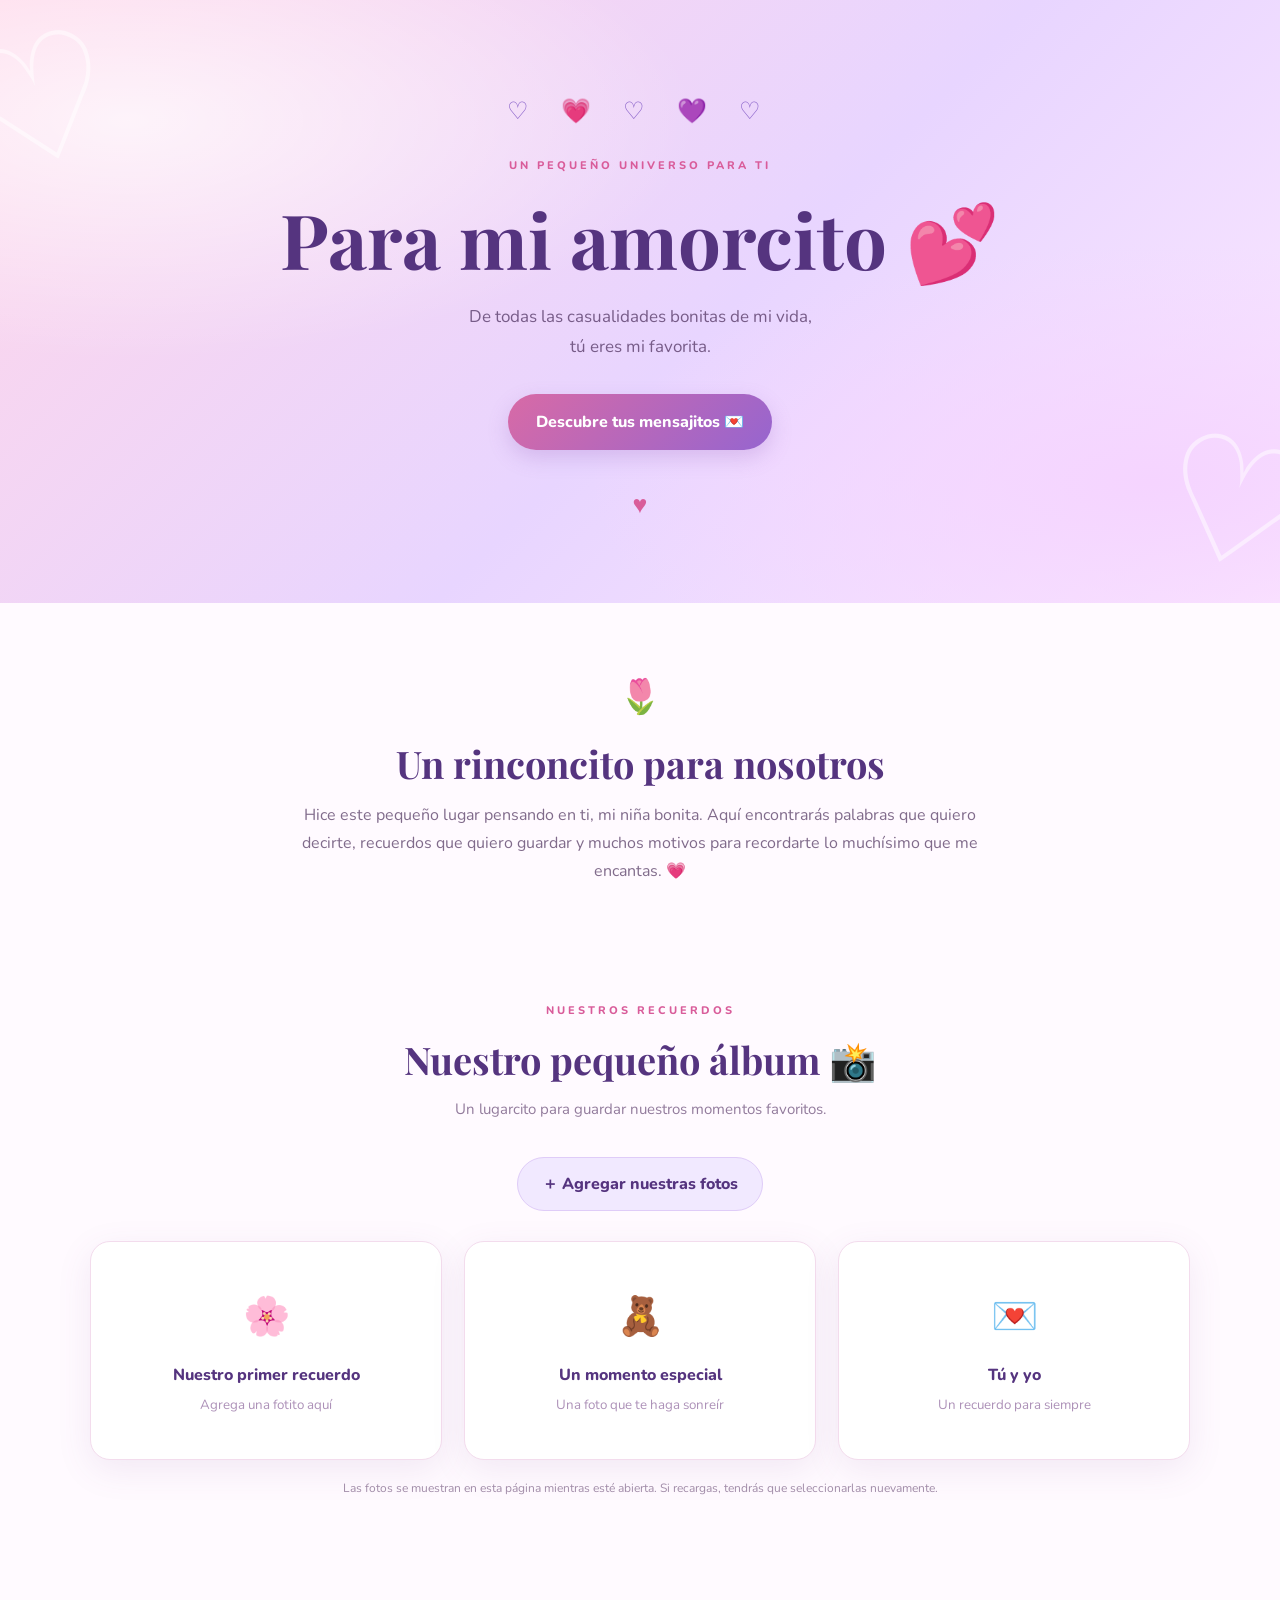
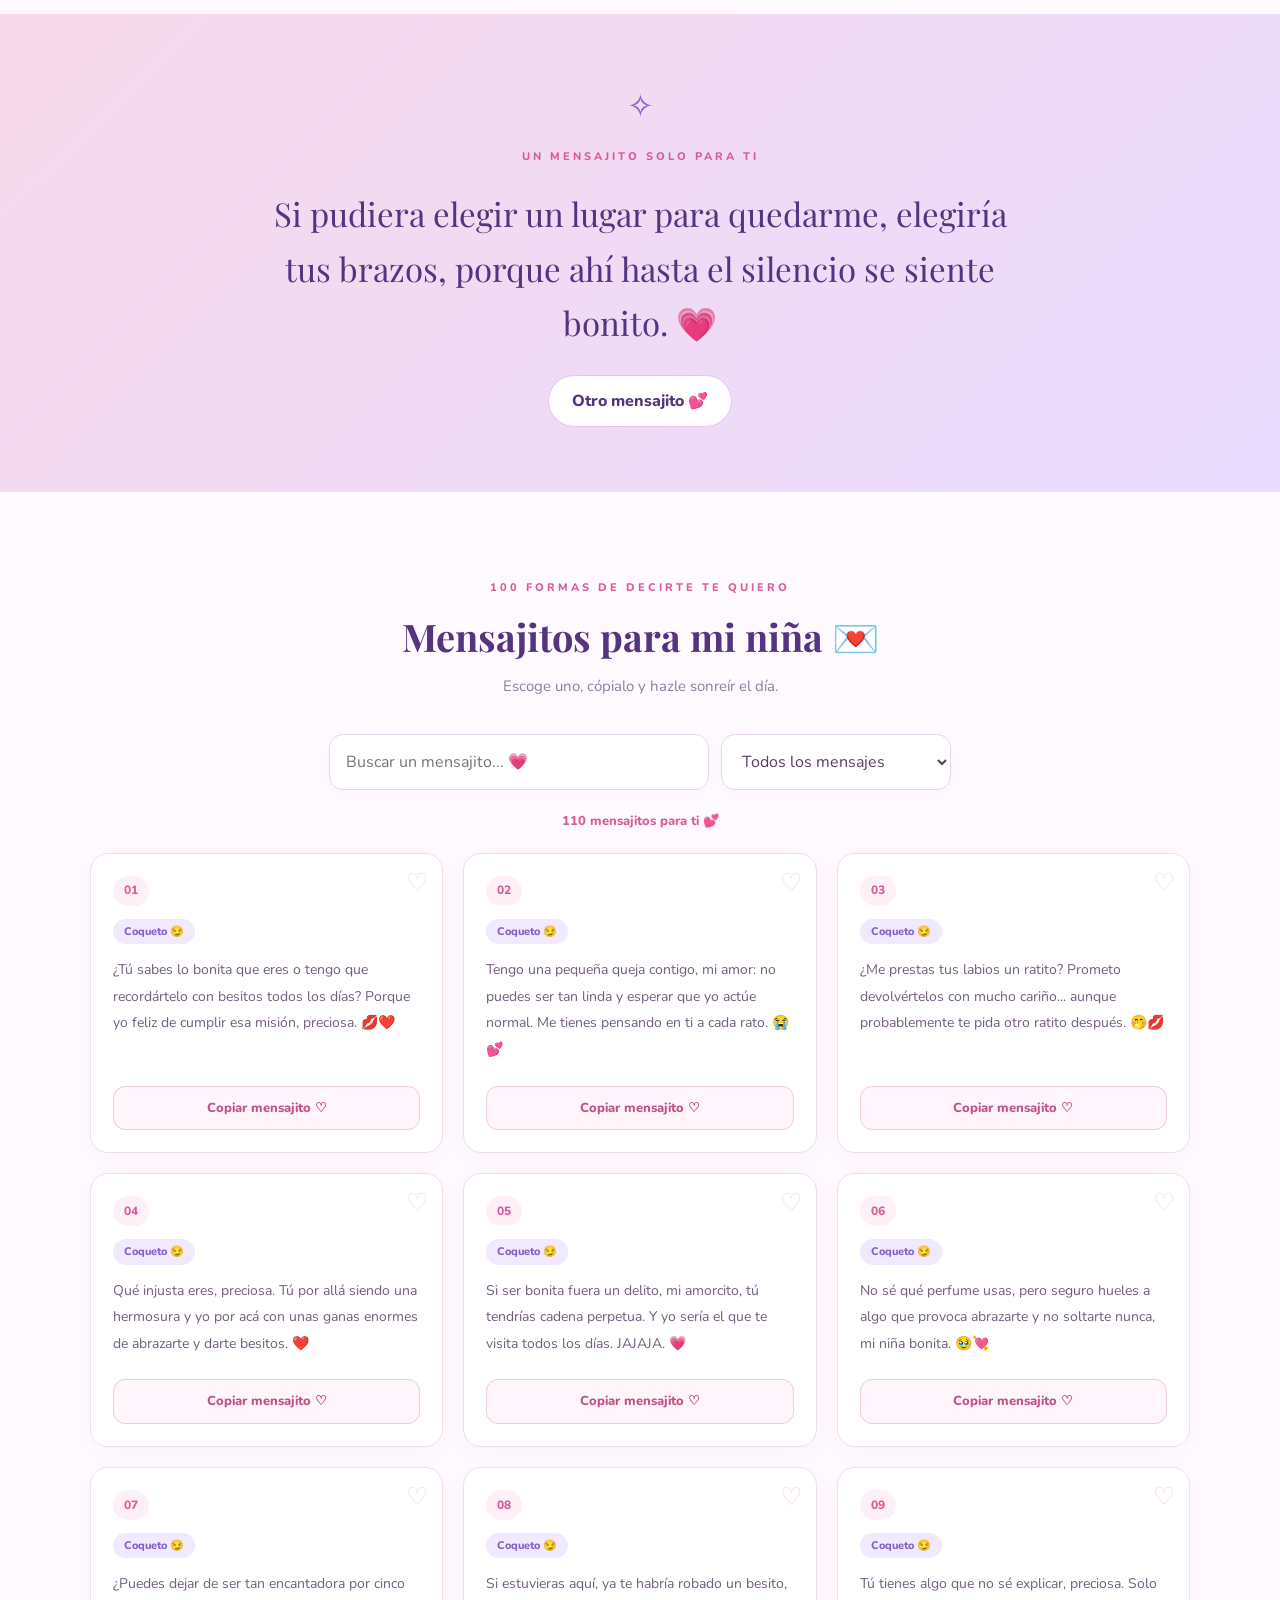
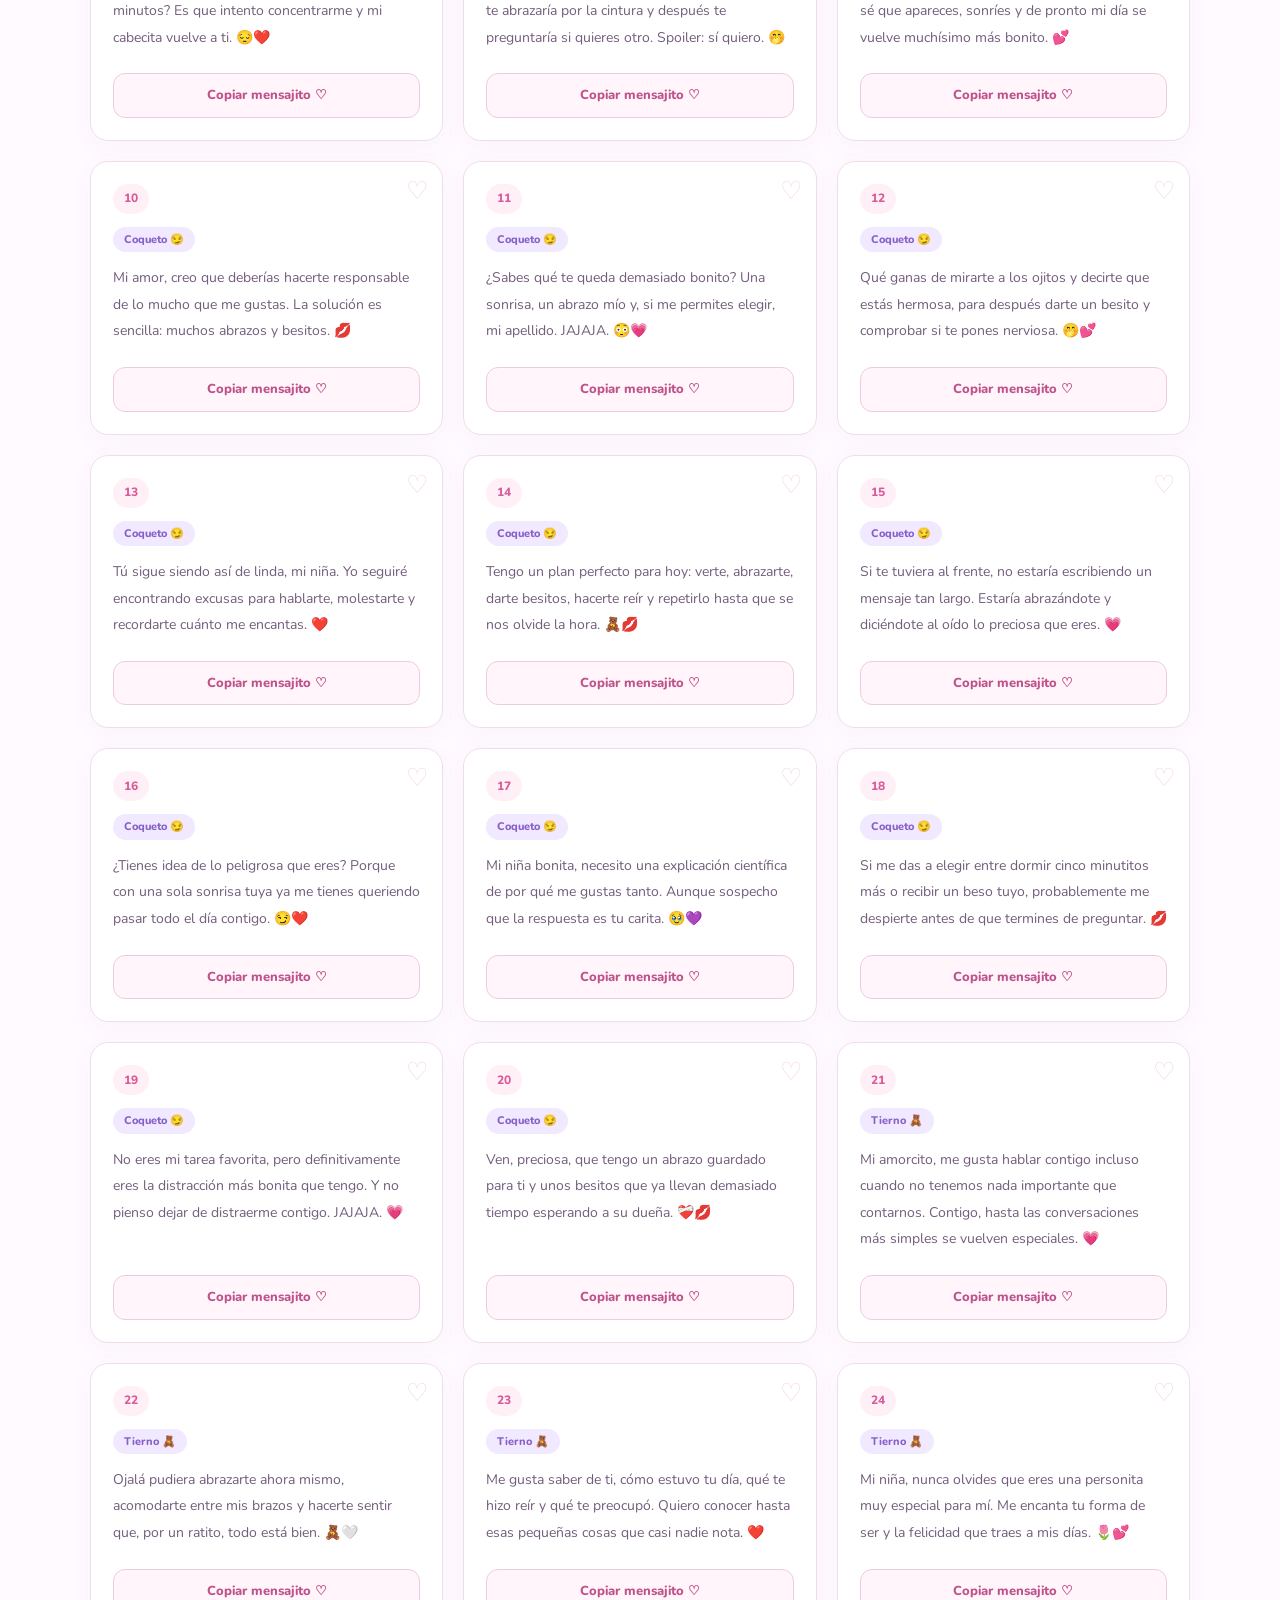
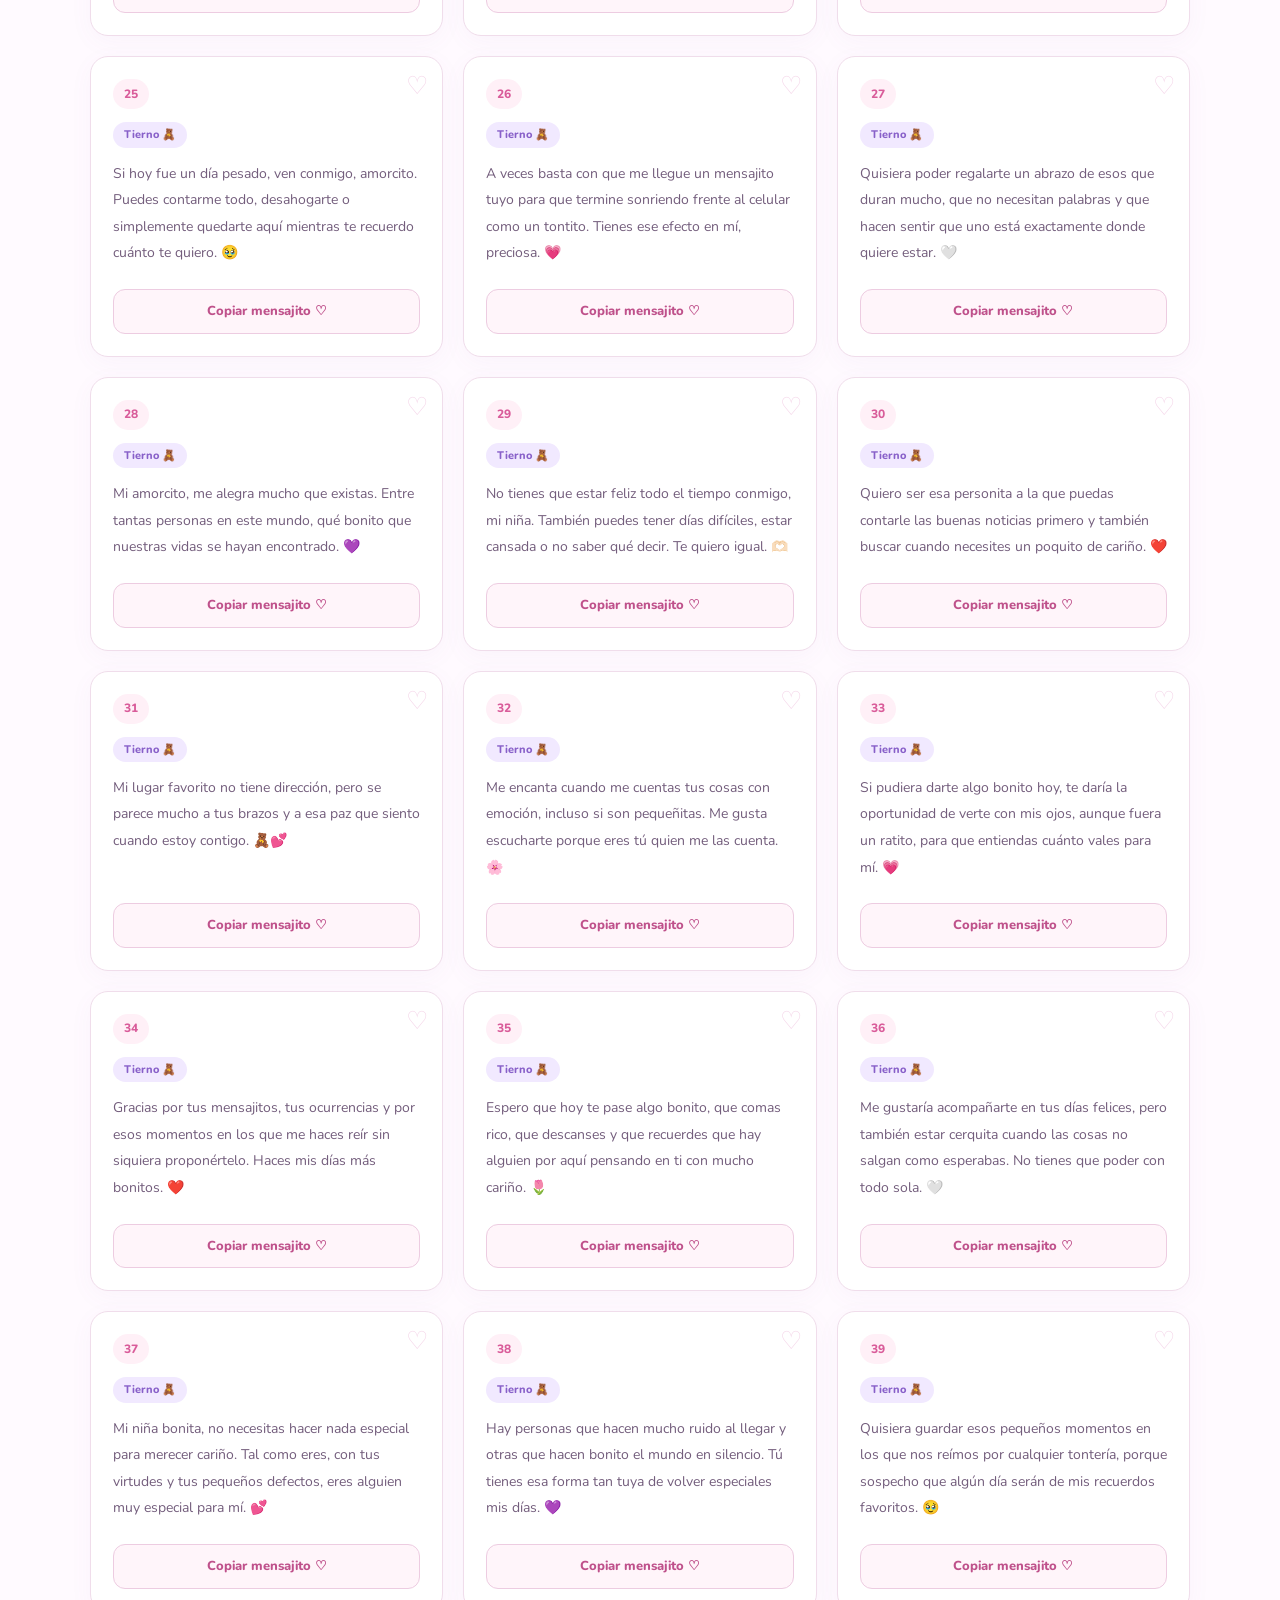
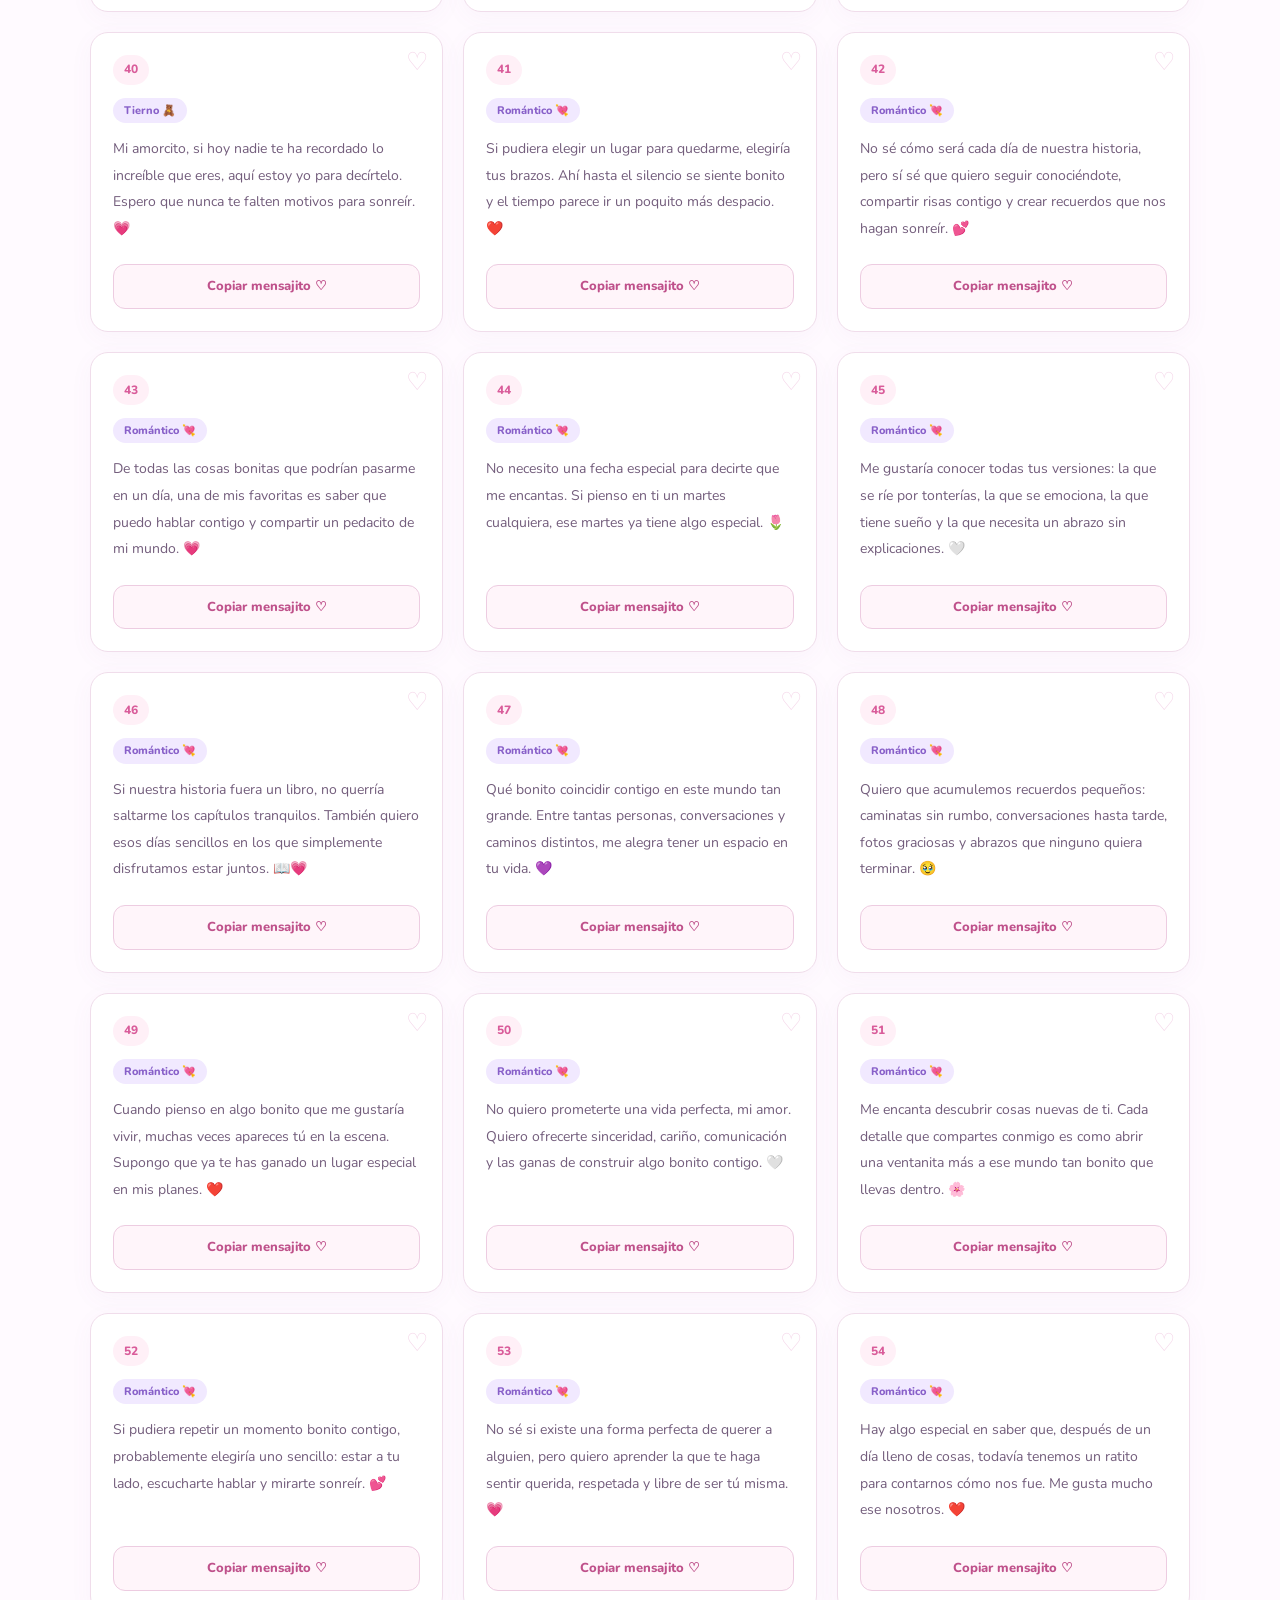
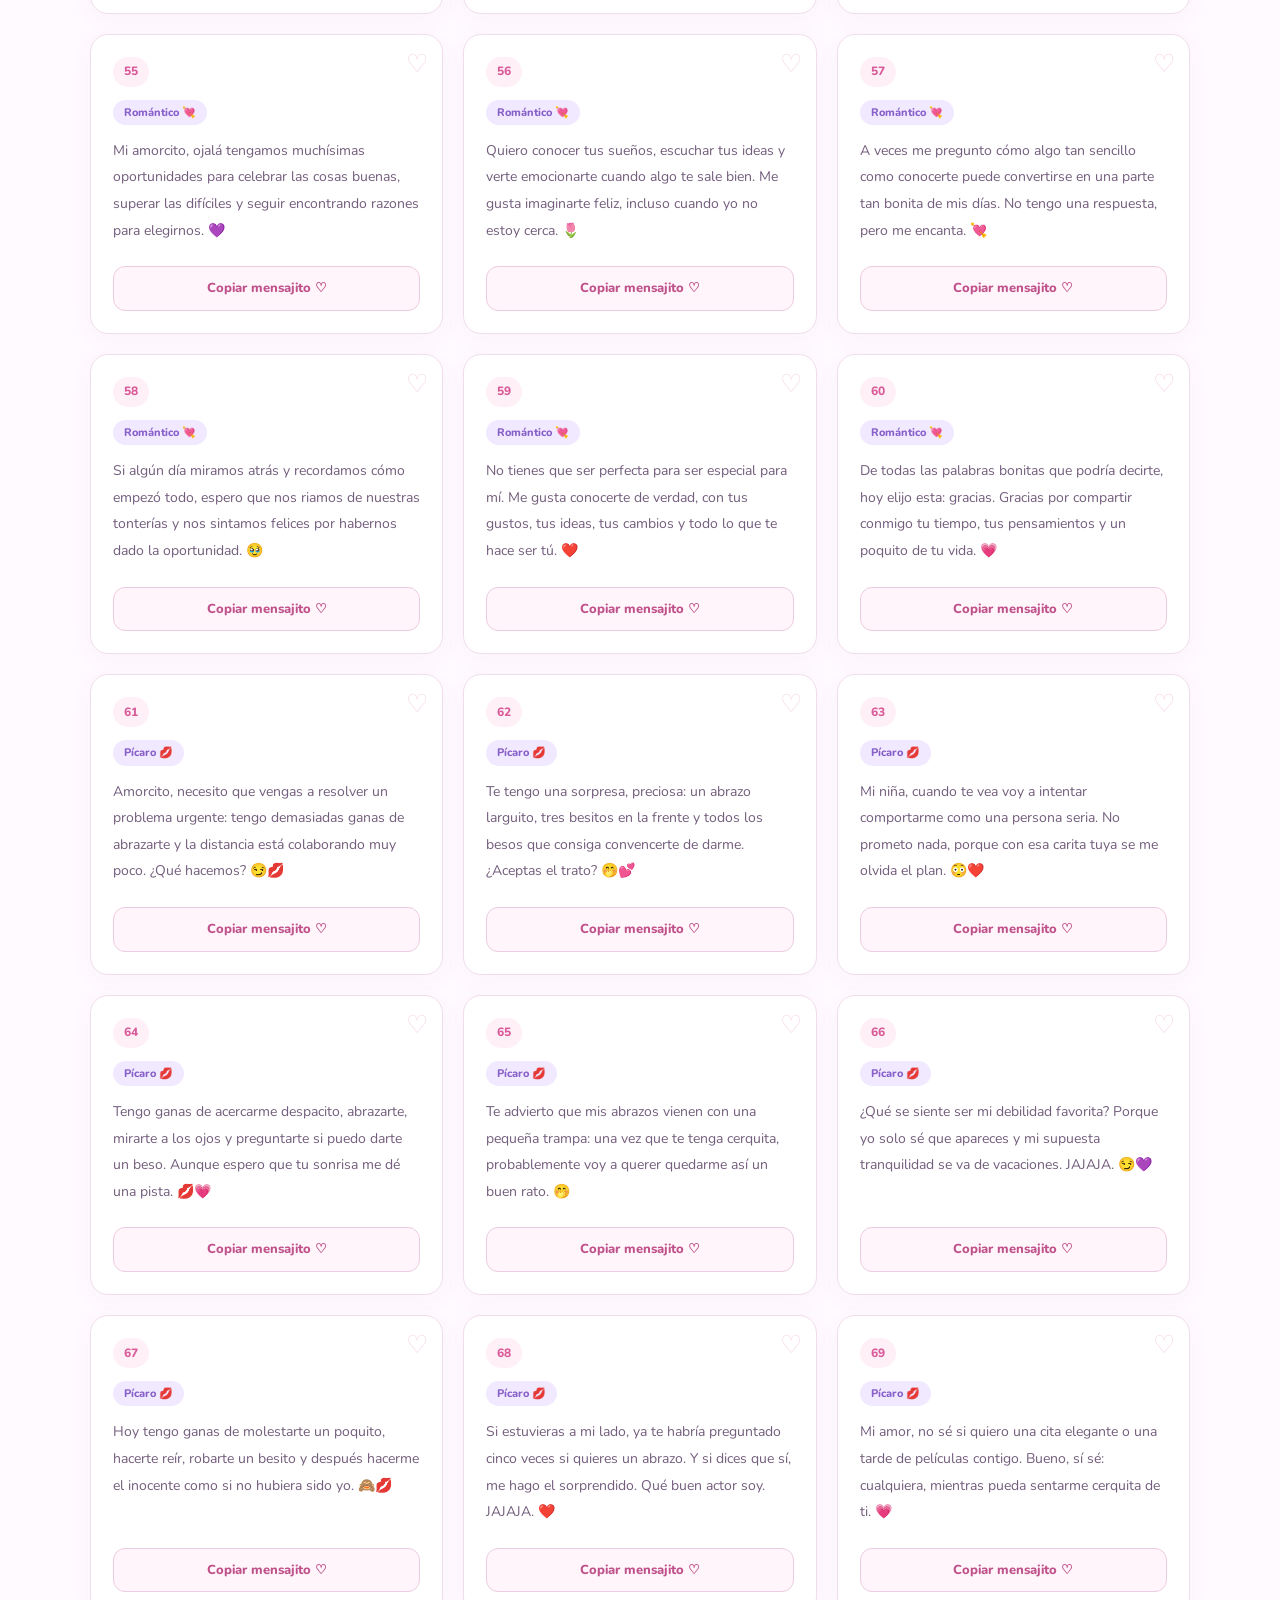
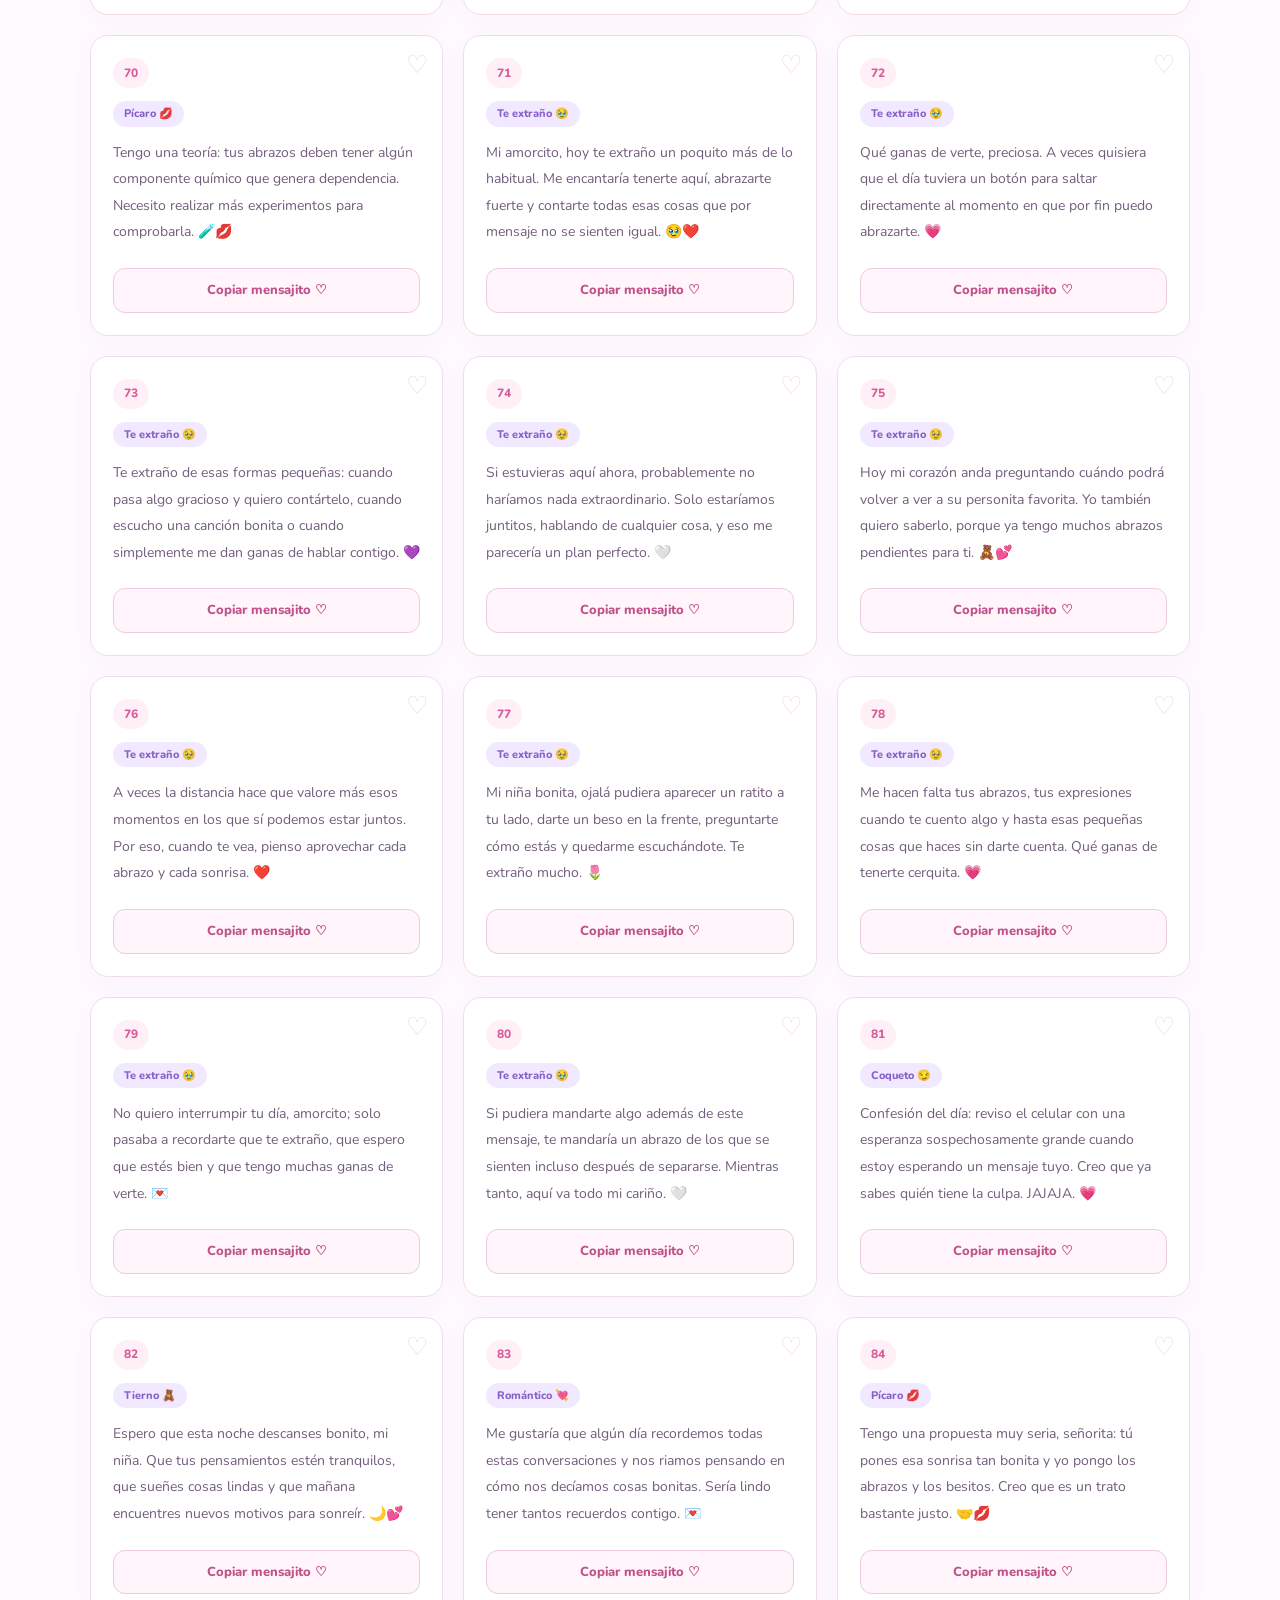
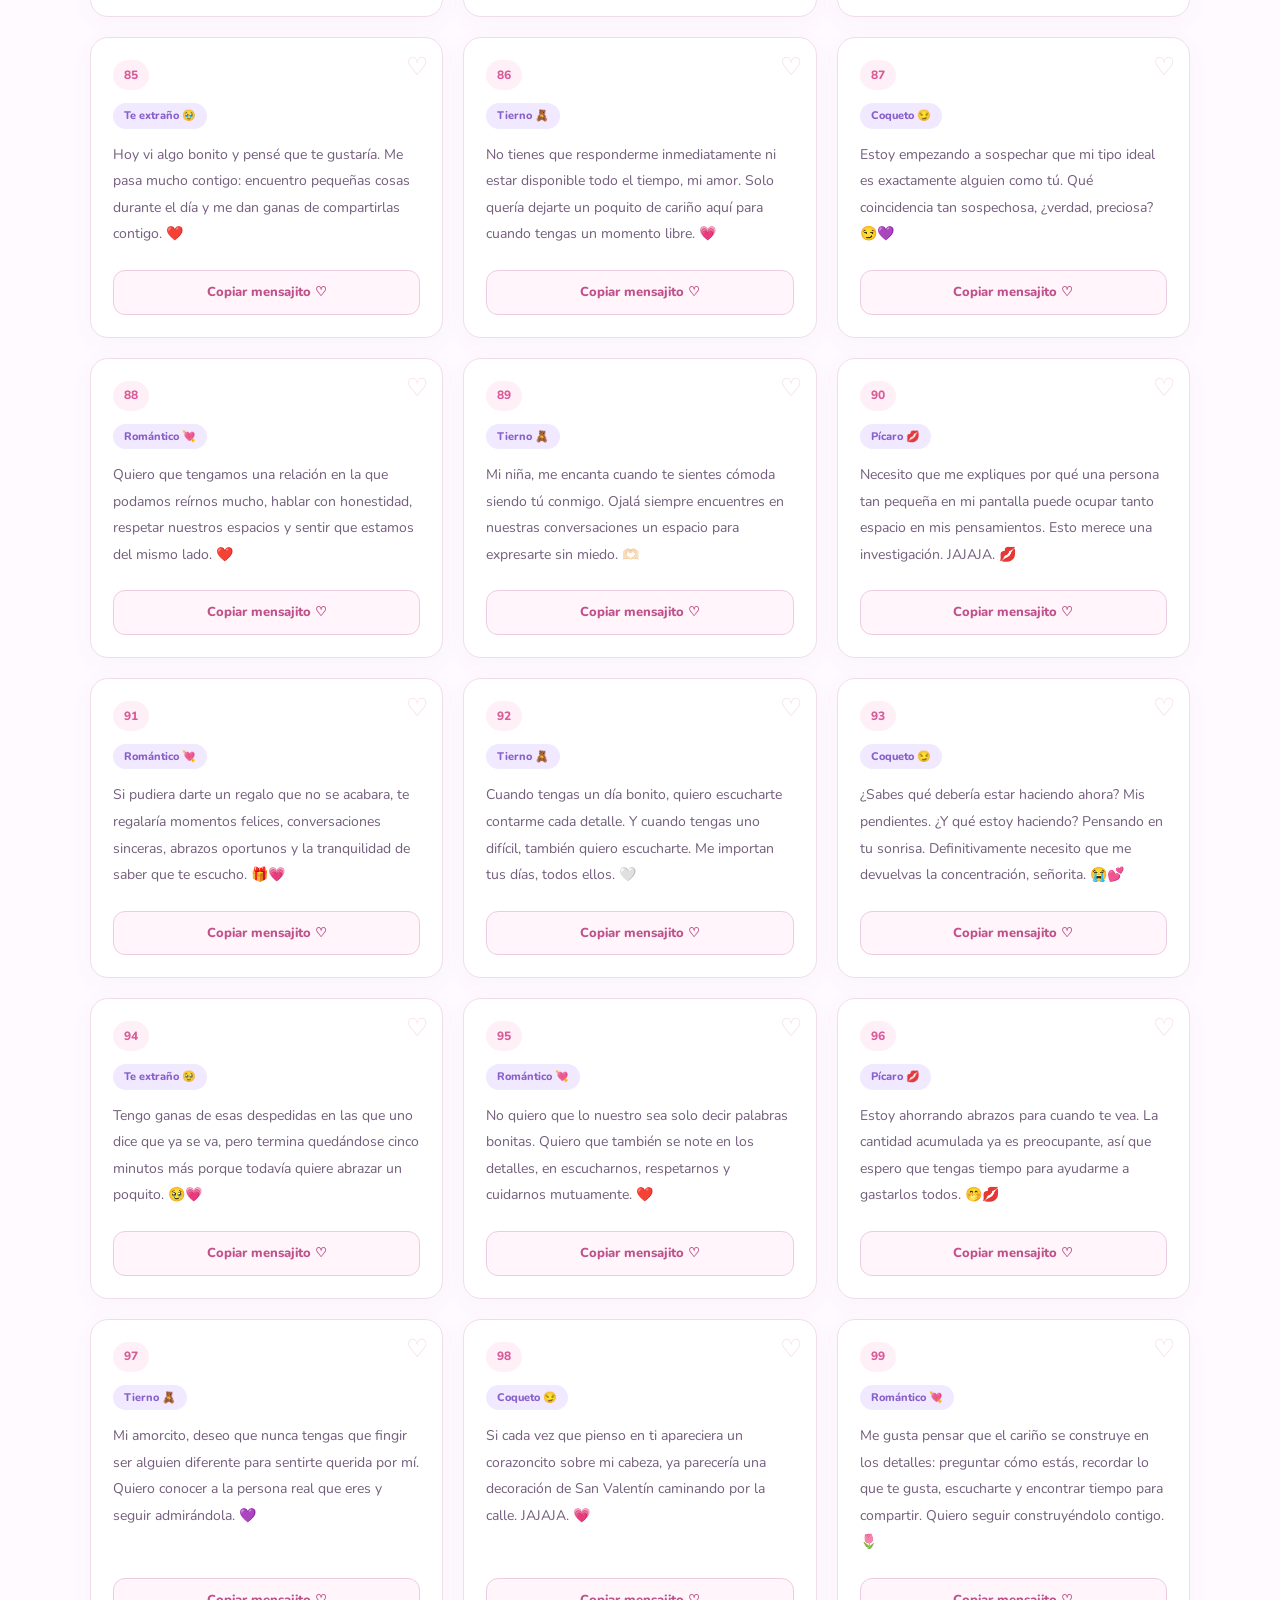
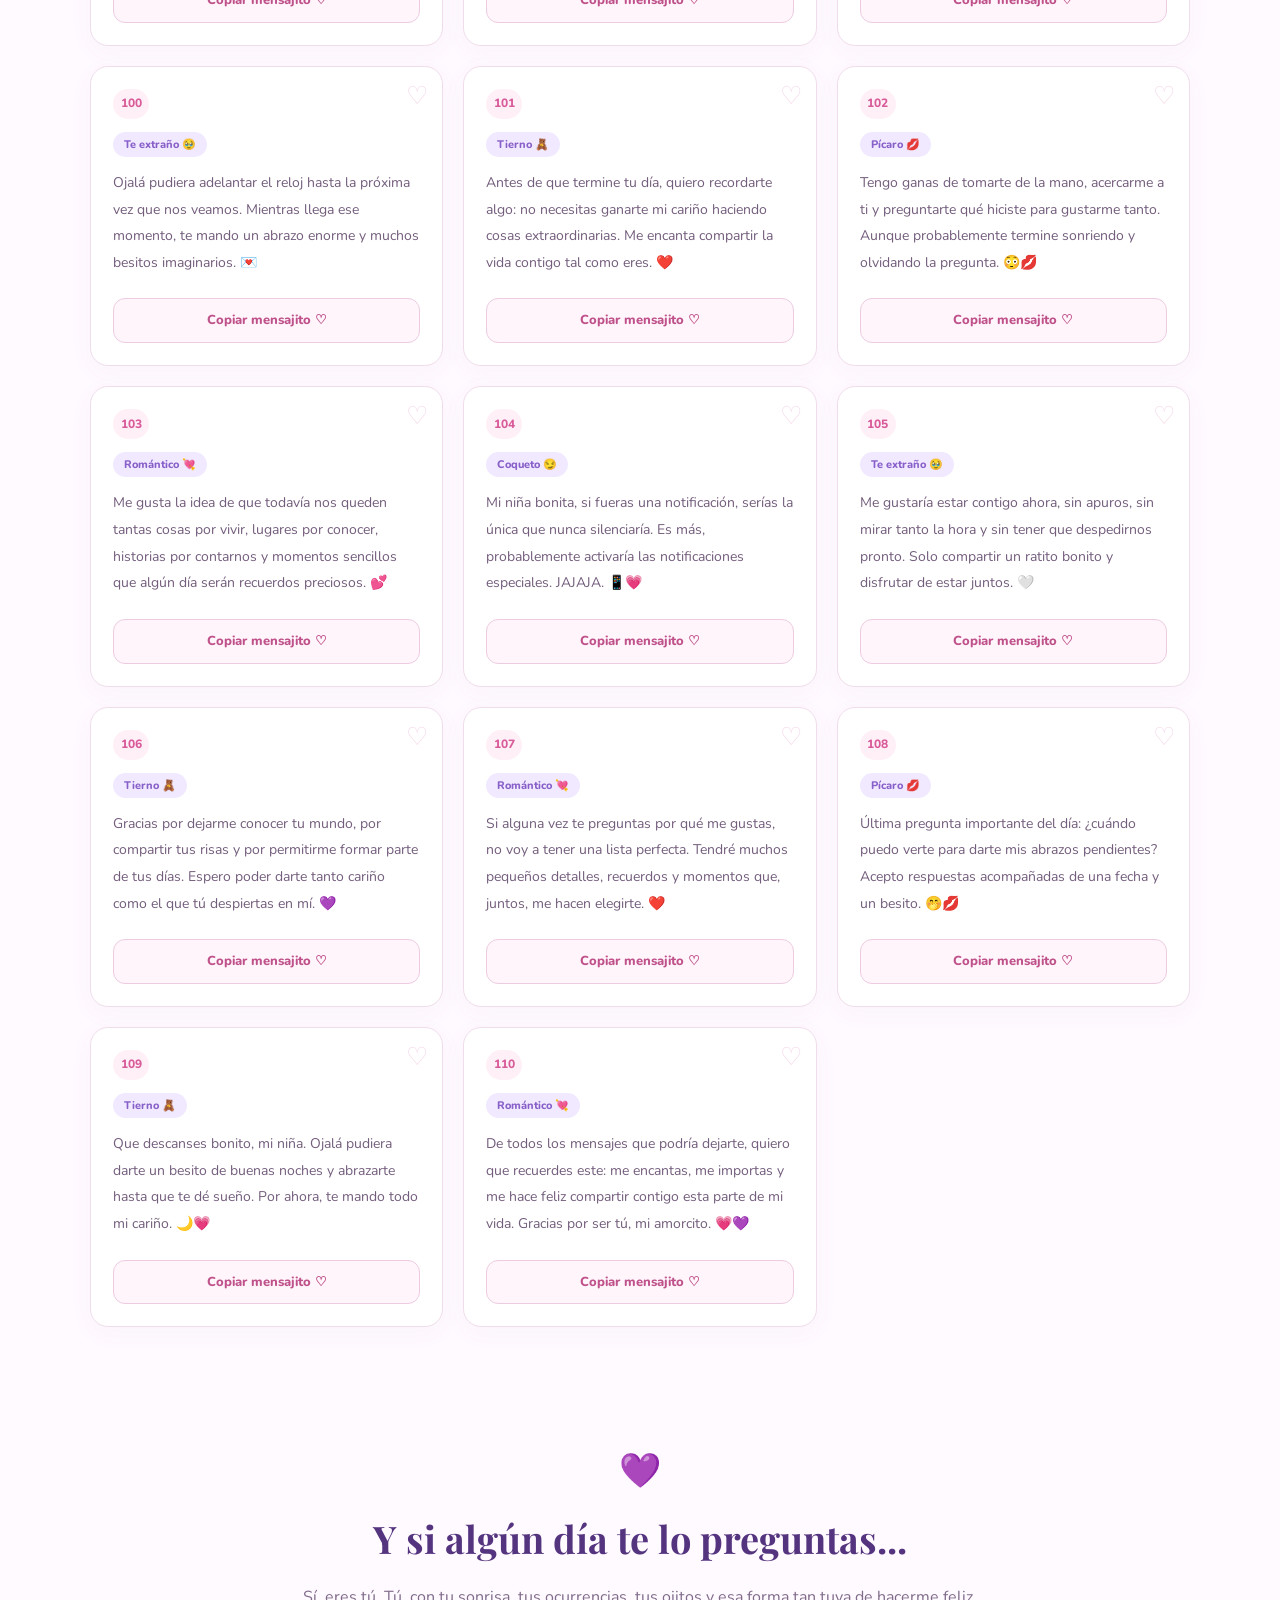
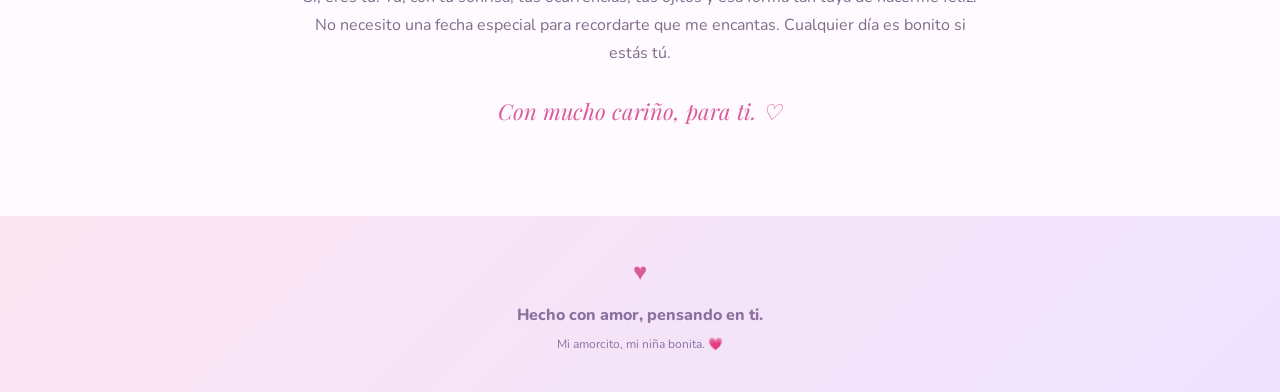
<file: sorpresa 1/sorpresa 1.html>
<!DOCTYPE html>
<html lang="es">
<head>
    <meta charset="UTF-8">
    <meta name="viewport" content="width=device-width, initial-scale=1.0">
    <title>Para mi amorcito 💗</title>
    <link rel="stylesheet" href="styles.css">
</head>
<body>
    <header class="hero">
        <div class="floating-hearts">♡ 💗 ♡ 💜 ♡</div>
        <p class="eyebrow">UN PEQUEÑO UNIVERSO PARA TI</p>
        <h1>Para mi amorcito 💕</h1>
        <p class="subtitle">
            De todas las casualidades bonitas de mi vida,<br>
            tú eres mi favorita.
        </p>
        <a href="#mensajes" class="main-button">Descubre tus mensajitos 💌</a>
        <div class="hero-heart">♥</div>
    </header>

    <main>
        <section class="dedication">
            <span class="section-icon">🌷</span>
            <h2>Un rinconcito para nosotros</h2>
            <p>
                Hice este pequeño lugar pensando en ti, mi niña bonita.
                Aquí encontrarás palabras que quiero decirte, recuerdos
                que quiero guardar y muchos motivos para recordarte
                lo muchísimo que me encantas. 💗
            </p>
        </section>

        <section class="gallery section" id="fotos">
            <div class="section-heading">
                <span class="mini-label">NUESTROS RECUERDOS</span>
                <h2>Nuestro pequeño álbum 📸</h2>
                <p>Un lugarcito para guardar nuestros momentos favoritos.</p>
            </div>

            <label for="photoInput" class="upload-button">
                ＋ Agregar nuestras fotos
            </label>
            <input type="file" id="photoInput" accept="image/*" multiple hidden>

            <div id="photoGallery" class="photo-grid">
                <div class="photo-placeholder">
                    <span>🌸</span>
                    <p>Nuestro primer recuerdo</p>
                    <small>Agrega una fotito aquí</small>
                </div>
                <div class="photo-placeholder">
                    <span>🧸</span>
                    <p>Un momento especial</p>
                    <small>Una foto que te haga sonreír</small>
                </div>
                <div class="photo-placeholder">
                    <span>💌</span>
                    <p>Tú y yo</p>
                    <small>Un recuerdo para siempre</small>
                </div>
            </div>
            <p class="small-note">
                Las fotos se muestran en esta página mientras esté abierta.
                Si recargas, tendrás que seleccionarlas nuevamente.
            </p>
        </section>

        <section class="featured-message">
            <span class="sparkle">✧</span>
            <p class="mini-label">UN MENSAJITO SOLO PARA TI</p>
            <blockquote id="featuredText">
                Si pudiera elegir un lugar para quedarme,
                elegiría tus brazos, porque ahí hasta el silencio
                se siente bonito. 💗
            </blockquote>
            <button id="newFeatured" class="light-button">
                Otro mensajito 💕
            </button>
        </section>

        <section class="messages section" id="mensajes">
            <div class="section-heading">
                <span class="mini-label">100 FORMAS DE DECIRTE TE QUIERO</span>
                <h2>Mensajitos para mi niña 💌</h2>
                <p>Escoge uno, cópialo y hazle sonreír el día.</p>
            </div>

            <div class="filters">
                <input
                    type="search"
                    id="searchInput"
                    placeholder="Buscar un mensajito... 💗"
                    aria-label="Buscar mensajes"
                >
                <select id="categoryFilter" aria-label="Filtrar por categoría">
                    <option value="todos">Todos los mensajes</option>
                    <option value="coquetos">Coquetos 😏</option>
                    <option value="tiernos">Tiernos 🧸</option>
                    <option value="romanticos">Románticos 💘</option>
                    <option value="picaros">Pícaros 💋</option>
                    <option value="extraño">Te extraño 🥹</option>
                </select>
            </div>

            <p id="messageCount" class="message-count">100 mensajitos para ti 💕</p>
            <div id="messageGrid" class="message-grid"></div>
            <p id="noResults" class="no-results" hidden>
                No encontré ese mensajito, mi amorcito. 💗
            </p>
        </section>

        <section class="love-note section">
            <span class="section-icon">💜</span>
            <h2>Y si algún día te lo preguntas...</h2>
            <p>
                Sí, eres tú. Tú, con tu sonrisa, tus ocurrencias,
                tus ojitos y esa forma tan tuya de hacerme feliz.
                No necesito una fecha especial para recordarte
                que me encantas. Cualquier día es bonito si estás tú.
            </p>
            <p class="signature">Con mucho cariño, para ti. ♡</p>
        </section>
    </main>

    <footer>
        <div class="footer-heart">♥</div>
        <p>Hecho con amor, pensando en ti.</p>
        <small>Mi amorcito, mi niña bonita. 💗</small>
    </footer>

    <div id="toast" class="toast" role="status" aria-live="polite"></div>

    <script>
        const messages = [
            { category: "coquetos", text: "¿Tú sabes lo bonita que eres o tengo que recordártelo con besitos todos los días? Porque yo feliz de cumplir esa misión, preciosa. 💋❤️" },
            { category: "coquetos", text: "Tengo una pequeña queja contigo, mi amor: no puedes ser tan linda y esperar que yo actúe normal. Me tienes pensando en ti a cada rato. 😭💕" },
            { category: "coquetos", text: "¿Me prestas tus labios un ratito? Prometo devolvértelos con mucho cariño... aunque probablemente te pida otro ratito después. 🤭💋" },
            { category: "coquetos", text: "Qué injusta eres, preciosa. Tú por allá siendo una hermosura y yo por acá con unas ganas enormes de abrazarte y darte besitos. ❤️" },
            { category: "coquetos", text: "Si ser bonita fuera un delito, mi amorcito, tú tendrías cadena perpetua. Y yo sería el que te visita todos los días. JAJAJA. 💗" },
            { category: "coquetos", text: "No sé qué perfume usas, pero seguro hueles a algo que provoca abrazarte y no soltarte nunca, mi niña bonita. 🥹💘" },
            { category: "coquetos", text: "¿Puedes dejar de ser tan encantadora por cinco minutos? Es que intento concentrarme y mi cabecita vuelve a ti. 😔❤️" },
            { category: "coquetos", text: "Si estuvieras aquí, ya te habría robado un besito, te abrazaría por la cintura y después te preguntaría si quieres otro. Spoiler: sí quiero. 🤭" },
            { category: "coquetos", text: "Tú tienes algo que no sé explicar, preciosa. Solo sé que apareces, sonríes y de pronto mi día se vuelve muchísimo más bonito. 💕" },
            { category: "coquetos", text: "Mi amor, creo que deberías hacerte responsable de lo mucho que me gustas. La solución es sencilla: muchos abrazos y besitos. 💋" },
            { category: "coquetos", text: "¿Sabes qué te queda demasiado bonito? Una sonrisa, un abrazo mío y, si me permites elegir, mi apellido. JAJAJA. 😳💗" },
            { category: "coquetos", text: "Qué ganas de mirarte a los ojitos y decirte que estás hermosa, para después darte un besito y comprobar si te pones nerviosa. 🤭💕" },
            { category: "coquetos", text: "Tú sigue siendo así de linda, mi niña. Yo seguiré encontrando excusas para hablarte, molestarte y recordarte cuánto me encantas. ❤️" },
            { category: "coquetos", text: "Tengo un plan perfecto para hoy: verte, abrazarte, darte besitos, hacerte reír y repetirlo hasta que se nos olvide la hora. 🧸💋" },
            { category: "coquetos", text: "Si te tuviera al frente, no estaría escribiendo un mensaje tan largo. Estaría abrazándote y diciéndote al oído lo preciosa que eres. 💗" },
            { category: "coquetos", text: "¿Tienes idea de lo peligrosa que eres? Porque con una sola sonrisa tuya ya me tienes queriendo pasar todo el día contigo. 😏❤️" },
            { category: "coquetos", text: "Mi niña bonita, necesito una explicación científica de por qué me gustas tanto. Aunque sospecho que la respuesta es tu carita. 🥹💜" },
            { category: "coquetos", text: "Si me das a elegir entre dormir cinco minutitos más o recibir un beso tuyo, probablemente me despierte antes de que termines de preguntar. 💋" },
            { category: "coquetos", text: "No eres mi tarea favorita, pero definitivamente eres la distracción más bonita que tengo. Y no pienso dejar de distraerme contigo. JAJAJA. 💗" },
            { category: "coquetos", text: "Ven, preciosa, que tengo un abrazo guardado para ti y unos besitos que ya llevan demasiado tiempo esperando a su dueña. ❤️‍🩹💋" },

            { category: "tiernos", text: "Mi amorcito, me gusta hablar contigo incluso cuando no tenemos nada importante que contarnos. Contigo, hasta las conversaciones más simples se vuelven especiales. 💗" },
            { category: "tiernos", text: "Ojalá pudiera abrazarte ahora mismo, acomodarte entre mis brazos y hacerte sentir que, por un ratito, todo está bien. 🧸🤍" },
            { category: "tiernos", text: "Me gusta saber de ti, cómo estuvo tu día, qué te hizo reír y qué te preocupó. Quiero conocer hasta esas pequeñas cosas que casi nadie nota. ❤️" },
            { category: "tiernos", text: "Mi niña, nunca olvides que eres una personita muy especial para mí. Me encanta tu forma de ser y la felicidad que traes a mis días. 🌷💕" },
            { category: "tiernos", text: "Si hoy fue un día pesado, ven conmigo, amorcito. Puedes contarme todo, desahogarte o simplemente quedarte aquí mientras te recuerdo cuánto te quiero. 🥹" },
            { category: "tiernos", text: "A veces basta con que me llegue un mensajito tuyo para que termine sonriendo frente al celular como un tontito. Tienes ese efecto en mí, preciosa. 💗" },
            { category: "tiernos", text: "Quisiera poder regalarte un abrazo de esos que duran mucho, que no necesitan palabras y que hacen sentir que uno está exactamente donde quiere estar. 🤍" },
            { category: "tiernos", text: "Mi amorcito, me alegra mucho que existas. Entre tantas personas en este mundo, qué bonito que nuestras vidas se hayan encontrado. 💜" },
            { category: "tiernos", text: "No tienes que estar feliz todo el tiempo conmigo, mi niña. También puedes tener días difíciles, estar cansada o no saber qué decir. Te quiero igual. 🫶🏻" },
            { category: "tiernos", text: "Quiero ser esa personita a la que puedas contarle las buenas noticias primero y también buscar cuando necesites un poquito de cariño. ❤️" },
            { category: "tiernos", text: "Mi lugar favorito no tiene dirección, pero se parece mucho a tus brazos y a esa paz que siento cuando estoy contigo. 🧸💕" },
            { category: "tiernos", text: "Me encanta cuando me cuentas tus cosas con emoción, incluso si son pequeñitas. Me gusta escucharte porque eres tú quien me las cuenta. 🌸" },
            { category: "tiernos", text: "Si pudiera darte algo bonito hoy, te daría la oportunidad de verte con mis ojos, aunque fuera un ratito, para que entiendas cuánto vales para mí. 💗" },
            { category: "tiernos", text: "Gracias por tus mensajitos, tus ocurrencias y por esos momentos en los que me haces reír sin siquiera proponértelo. Haces mis días más bonitos. ❤️" },
            { category: "tiernos", text: "Espero que hoy te pase algo bonito, que comas rico, que descanses y que recuerdes que hay alguien por aquí pensando en ti con mucho cariño. 🌷" },
            { category: "tiernos", text: "Me gustaría acompañarte en tus días felices, pero también estar cerquita cuando las cosas no salgan como esperabas. No tienes que poder con todo sola. 🤍" },
            { category: "tiernos", text: "Mi niña bonita, no necesitas hacer nada especial para merecer cariño. Tal como eres, con tus virtudes y tus pequeños defectos, eres alguien muy especial para mí. 💕" },
            { category: "tiernos", text: "Hay personas que hacen mucho ruido al llegar y otras que hacen bonito el mundo en silencio. Tú tienes esa forma tan tuya de volver especiales mis días. 💜" },
            { category: "tiernos", text: "Quisiera guardar esos pequeños momentos en los que nos reímos por cualquier tontería, porque sospecho que algún día serán de mis recuerdos favoritos. 🥹" },
            { category: "tiernos", text: "Mi amorcito, si hoy nadie te ha recordado lo increíble que eres, aquí estoy yo para decírtelo. Espero que nunca te falten motivos para sonreír. 💗" },

            { category: "romanticos", text: "Si pudiera elegir un lugar para quedarme, elegiría tus brazos. Ahí hasta el silencio se siente bonito y el tiempo parece ir un poquito más despacio. ❤️" },
            { category: "romanticos", text: "No sé cómo será cada día de nuestra historia, pero sí sé que quiero seguir conociéndote, compartir risas contigo y crear recuerdos que nos hagan sonreír. 💕" },
            { category: "romanticos", text: "De todas las cosas bonitas que podrían pasarme en un día, una de mis favoritas es saber que puedo hablar contigo y compartir un pedacito de mi mundo. 💗" },
            { category: "romanticos", text: "No necesito una fecha especial para decirte que me encantas. Si pienso en ti un martes cualquiera, ese martes ya tiene algo especial. 🌷" },
            { category: "romanticos", text: "Me gustaría conocer todas tus versiones: la que se ríe por tonterías, la que se emociona, la que tiene sueño y la que necesita un abrazo sin explicaciones. 🤍" },
            { category: "romanticos", text: "Si nuestra historia fuera un libro, no querría saltarme los capítulos tranquilos. También quiero esos días sencillos en los que simplemente disfrutamos estar juntos. 📖💗" },
            { category: "romanticos", text: "Qué bonito coincidir contigo en este mundo tan grande. Entre tantas personas, conversaciones y caminos distintos, me alegra tener un espacio en tu vida. 💜" },
            { category: "romanticos", text: "Quiero que acumulemos recuerdos pequeños: caminatas sin rumbo, conversaciones hasta tarde, fotos graciosas y abrazos que ninguno quiera terminar. 🥹" },
            { category: "romanticos", text: "Cuando pienso en algo bonito que me gustaría vivir, muchas veces apareces tú en la escena. Supongo que ya te has ganado un lugar especial en mis planes. ❤️" },
            { category: "romanticos", text: "No quiero prometerte una vida perfecta, mi amor. Quiero ofrecerte sinceridad, cariño, comunicación y las ganas de construir algo bonito contigo. 🤍" },
            { category: "romanticos", text: "Me encanta descubrir cosas nuevas de ti. Cada detalle que compartes conmigo es como abrir una ventanita más a ese mundo tan bonito que llevas dentro. 🌸" },
            { category: "romanticos", text: "Si pudiera repetir un momento bonito contigo, probablemente elegiría uno sencillo: estar a tu lado, escucharte hablar y mirarte sonreír. 💕" },
            { category: "romanticos", text: "No sé si existe una forma perfecta de querer a alguien, pero quiero aprender la que te haga sentir querida, respetada y libre de ser tú misma. 💗" },
            { category: "romanticos", text: "Hay algo especial en saber que, después de un día lleno de cosas, todavía tenemos un ratito para contarnos cómo nos fue. Me gusta mucho ese nosotros. ❤️" },
            { category: "romanticos", text: "Mi amorcito, ojalá tengamos muchísimas oportunidades para celebrar las cosas buenas, superar las difíciles y seguir encontrando razones para elegirnos. 💜" },
            { category: "romanticos", text: "Quiero conocer tus sueños, escuchar tus ideas y verte emocionarte cuando algo te sale bien. Me gusta imaginarte feliz, incluso cuando yo no estoy cerca. 🌷" },
            { category: "romanticos", text: "A veces me pregunto cómo algo tan sencillo como conocerte puede convertirse en una parte tan bonita de mis días. No tengo una respuesta, pero me encanta. 💘" },
            { category: "romanticos", text: "Si algún día miramos atrás y recordamos cómo empezó todo, espero que nos riamos de nuestras tonterías y nos sintamos felices por habernos dado la oportunidad. 🥹" },
            { category: "romanticos", text: "No tienes que ser perfecta para ser especial para mí. Me gusta conocerte de verdad, con tus gustos, tus ideas, tus cambios y todo lo que te hace ser tú. ❤️" },
            { category: "romanticos", text: "De todas las palabras bonitas que podría decirte, hoy elijo esta: gracias. Gracias por compartir conmigo tu tiempo, tus pensamientos y un poquito de tu vida. 💗" },

            { category: "picaros", text: "Amorcito, necesito que vengas a resolver un problema urgente: tengo demasiadas ganas de abrazarte y la distancia está colaborando muy poco. ¿Qué hacemos? 😏💋" },
            { category: "picaros", text: "Te tengo una sorpresa, preciosa: un abrazo larguito, tres besitos en la frente y todos los besos que consiga convencerte de darme. ¿Aceptas el trato? 🤭💕" },
            { category: "picaros", text: "Mi niña, cuando te vea voy a intentar comportarme como una persona seria. No prometo nada, porque con esa carita tuya se me olvida el plan. 😳❤️" },
            { category: "picaros", text: "Tengo ganas de acercarme despacito, abrazarte, mirarte a los ojos y preguntarte si puedo darte un beso. Aunque espero que tu sonrisa me dé una pista. 💋💗" },
            { category: "picaros", text: "Te advierto que mis abrazos vienen con una pequeña trampa: una vez que te tenga cerquita, probablemente voy a querer quedarme así un buen rato. 🤭" },
            { category: "picaros", text: "¿Qué se siente ser mi debilidad favorita? Porque yo solo sé que apareces y mi supuesta tranquilidad se va de vacaciones. JAJAJA. 😏💜" },
            { category: "picaros", text: "Hoy tengo ganas de molestarte un poquito, hacerte reír, robarte un besito y después hacerme el inocente como si no hubiera sido yo. 🙈💋" },
            { category: "picaros", text: "Si estuvieras a mi lado, ya te habría preguntado cinco veces si quieres un abrazo. Y si dices que sí, me hago el sorprendido. Qué buen actor soy. JAJAJA. ❤️" },
            { category: "picaros", text: "Mi amor, no sé si quiero una cita elegante o una tarde de películas contigo. Bueno, sí sé: cualquiera, mientras pueda sentarme cerquita de ti. 💗" },
            { category: "picaros", text: "Tengo una teoría: tus abrazos deben tener algún componente químico que genera dependencia. Necesito realizar más experimentos para comprobarla. 🧪💋" },

            { category: "extraño", text: "Mi amorcito, hoy te extraño un poquito más de lo habitual. Me encantaría tenerte aquí, abrazarte fuerte y contarte todas esas cosas que por mensaje no se sienten igual. 🥹❤️" },
            { category: "extraño", text: "Qué ganas de verte, preciosa. A veces quisiera que el día tuviera un botón para saltar directamente al momento en que por fin puedo abrazarte. 💗" },
            { category: "extraño", text: "Te extraño de esas formas pequeñas: cuando pasa algo gracioso y quiero contártelo, cuando escucho una canción bonita o cuando simplemente me dan ganas de hablar contigo. 💜" },
            { category: "extraño", text: "Si estuvieras aquí ahora, probablemente no haríamos nada extraordinario. Solo estaríamos juntitos, hablando de cualquier cosa, y eso me parecería un plan perfecto. 🤍" },
            { category: "extraño", text: "Hoy mi corazón anda preguntando cuándo podrá volver a ver a su personita favorita. Yo también quiero saberlo, porque ya tengo muchos abrazos pendientes para ti. 🧸💕" },
            { category: "extraño", text: "A veces la distancia hace que valore más esos momentos en los que sí podemos estar juntos. Por eso, cuando te vea, pienso aprovechar cada abrazo y cada sonrisa. ❤️" },
            { category: "extraño", text: "Mi niña bonita, ojalá pudiera aparecer un ratito a tu lado, darte un beso en la frente, preguntarte cómo estás y quedarme escuchándote. Te extraño mucho. 🌷" },
            { category: "extraño", text: "Me hacen falta tus abrazos, tus expresiones cuando te cuento algo y hasta esas pequeñas cosas que haces sin darte cuenta. Qué ganas de tenerte cerquita. 💗" },
            { category: "extraño", text: "No quiero interrumpir tu día, amorcito; solo pasaba a recordarte que te extraño, que espero que estés bien y que tengo muchas ganas de verte. 💌" },
            { category: "extraño", text: "Si pudiera mandarte algo además de este mensaje, te mandaría un abrazo de los que se sienten incluso después de separarse. Mientras tanto, aquí va todo mi cariño. 🤍" },

            { category: "coquetos", text: "Confesión del día: reviso el celular con una esperanza sospechosamente grande cuando estoy esperando un mensaje tuyo. Creo que ya sabes quién tiene la culpa. JAJAJA. 💗" },
            { category: "tiernos", text: "Espero que esta noche descanses bonito, mi niña. Que tus pensamientos estén tranquilos, que sueñes cosas lindas y que mañana encuentres nuevos motivos para sonreír. 🌙💕" },
            { category: "romanticos", text: "Me gustaría que algún día recordemos todas estas conversaciones y nos riamos pensando en cómo nos decíamos cosas bonitas. Sería lindo tener tantos recuerdos contigo. 💌" },
            { category: "picaros", text: "Tengo una propuesta muy seria, señorita: tú pones esa sonrisa tan bonita y yo pongo los abrazos y los besitos. Creo que es un trato bastante justo. 🤝💋" },
            { category: "extraño", text: "Hoy vi algo bonito y pensé que te gustaría. Me pasa mucho contigo: encuentro pequeñas cosas durante el día y me dan ganas de compartirlas contigo. ❤️" },
            { category: "tiernos", text: "No tienes que responderme inmediatamente ni estar disponible todo el tiempo, mi amor. Solo quería dejarte un poquito de cariño aquí para cuando tengas un momento libre. 💗" },
            { category: "coquetos", text: "Estoy empezando a sospechar que mi tipo ideal es exactamente alguien como tú. Qué coincidencia tan sospechosa, ¿verdad, preciosa? 😏💜" },
            { category: "romanticos", text: "Quiero que tengamos una relación en la que podamos reírnos mucho, hablar con honestidad, respetar nuestros espacios y sentir que estamos del mismo lado. ❤️" },
            { category: "tiernos", text: "Mi niña, me encanta cuando te sientes cómoda siendo tú conmigo. Ojalá siempre encuentres en nuestras conversaciones un espacio para expresarte sin miedo. 🫶🏻" },
            { category: "picaros", text: "Necesito que me expliques por qué una persona tan pequeña en mi pantalla puede ocupar tanto espacio en mis pensamientos. Esto merece una investigación. JAJAJA. 💋" },

            { category: "romanticos", text: "Si pudiera darte un regalo que no se acabara, te regalaría momentos felices, conversaciones sinceras, abrazos oportunos y la tranquilidad de saber que te escucho. 🎁💗" },
            { category: "tiernos", text: "Cuando tengas un día bonito, quiero escucharte contarme cada detalle. Y cuando tengas uno difícil, también quiero escucharte. Me importan tus días, todos ellos. 🤍" },
            { category: "coquetos", text: "¿Sabes qué debería estar haciendo ahora? Mis pendientes. ¿Y qué estoy haciendo? Pensando en tu sonrisa. Definitivamente necesito que me devuelvas la concentración, señorita. 😭💕" },
            { category: "extraño", text: "Tengo ganas de esas despedidas en las que uno dice que ya se va, pero termina quedándose cinco minutos más porque todavía quiere abrazar un poquito. 🥹💗" },
            { category: "romanticos", text: "No quiero que lo nuestro sea solo decir palabras bonitas. Quiero que también se note en los detalles, en escucharnos, respetarnos y cuidarnos mutuamente. ❤️" },
            { category: "picaros", text: "Estoy ahorrando abrazos para cuando te vea. La cantidad acumulada ya es preocupante, así que espero que tengas tiempo para ayudarme a gastarlos todos. 🤭💋" },
            { category: "tiernos", text: "Mi amorcito, deseo que nunca tengas que fingir ser alguien diferente para sentirte querida por mí. Quiero conocer a la persona real que eres y seguir admirándola. 💜" },
            { category: "coquetos", text: "Si cada vez que pienso en ti apareciera un corazoncito sobre mi cabeza, ya parecería una decoración de San Valentín caminando por la calle. JAJAJA. 💗" },
            { category: "romanticos", text: "Me gusta pensar que el cariño se construye en los detalles: preguntar cómo estás, recordar lo que te gusta, escucharte y encontrar tiempo para compartir. Quiero seguir construyéndolo contigo. 🌷" },
            { category: "extraño", text: "Ojalá pudiera adelantar el reloj hasta la próxima vez que nos veamos. Mientras llega ese momento, te mando un abrazo enorme y muchos besitos imaginarios. 💌" },

            { category: "tiernos", text: "Antes de que termine tu día, quiero recordarte algo: no necesitas ganarte mi cariño haciendo cosas extraordinarias. Me encanta compartir la vida contigo tal como eres. ❤️" },
            { category: "picaros", text: "Tengo ganas de tomarte de la mano, acercarme a ti y preguntarte qué hiciste para gustarme tanto. Aunque probablemente termine sonriendo y olvidando la pregunta. 😳💋" },
            { category: "romanticos", text: "Me gusta la idea de que todavía nos queden tantas cosas por vivir, lugares por conocer, historias por contarnos y momentos sencillos que algún día serán recuerdos preciosos. 💕" },
            { category: "coquetos", text: "Mi niña bonita, si fueras una notificación, serías la única que nunca silenciaría. Es más, probablemente activaría las notificaciones especiales. JAJAJA. 📱💗" },
            { category: "extraño", text: "Me gustaría estar contigo ahora, sin apuros, sin mirar tanto la hora y sin tener que despedirnos pronto. Solo compartir un ratito bonito y disfrutar de estar juntos. 🤍" },
            { category: "tiernos", text: "Gracias por dejarme conocer tu mundo, por compartir tus risas y por permitirme formar parte de tus días. Espero poder darte tanto cariño como el que tú despiertas en mí. 💜" },
            { category: "romanticos", text: "Si alguna vez te preguntas por qué me gustas, no voy a tener una lista perfecta. Tendré muchos pequeños detalles, recuerdos y momentos que, juntos, me hacen elegirte. ❤️" },
            { category: "picaros", text: "Última pregunta importante del día: ¿cuándo puedo verte para darte mis abrazos pendientes? Acepto respuestas acompañadas de una fecha y un besito. 🤭💋" },
            { category: "tiernos", text: "Que descanses bonito, mi niña. Ojalá pudiera darte un besito de buenas noches y abrazarte hasta que te dé sueño. Por ahora, te mando todo mi cariño. 🌙💗" },
            { category: "romanticos", text: "De todos los mensajes que podría dejarte, quiero que recuerdes este: me encantas, me importas y me hace feliz compartir contigo esta parte de mi vida. Gracias por ser tú, mi amorcito. 💗💜" }
        ];

        const messageGrid = document.getElementById("messageGrid");
        const searchInput = document.getElementById("searchInput");
        const categoryFilter = document.getElementById("categoryFilter");
        const messageCount = document.getElementById("messageCount");
        const noResults = document.getElementById("noResults");
        const toast = document.getElementById("toast");

        const categoryNames = {
            coquetos: "Coqueto 😏",
            tiernos: "Tierno 🧸",
            romanticos: "Romántico 💘",
            picaros: "Pícaro 💋",
            extraño: "Te extraño 🥹"
        };

        let toastTimer;

        function showToast(text) {
            toast.textContent = text;
            toast.classList.add("show");
            clearTimeout(toastTimer);
            toastTimer = setTimeout(() => toast.classList.remove("show"), 2200);
        }

        function renderMessages() {
            const query = searchInput.value.toLocaleLowerCase("es").trim();
            const category = categoryFilter.value;

            const filtered = messages
                .map((message, index) => ({ ...message, originalIndex: index }))
                .filter(message => {
                    const matchesCategory =
                        category === "todos" || message.category === category;
                    const matchesSearch =
                        message.text.toLocaleLowerCase("es").includes(query);
                    return matchesCategory && matchesSearch;
                });

            messageGrid.innerHTML = "";
            messageCount.textContent =
                `${filtered.length} mensajito${filtered.length !== 1 ? "s" : ""} para ti 💕`;
            noResults.hidden = filtered.length !== 0;

            filtered.forEach(message => {
                const card = document.createElement("article");
                card.className = "message-card";

                const number = document.createElement("span");
                number.className = "message-number";
                number.textContent =
                    String(message.originalIndex + 1).padStart(2, "0");

                const categoryLabel = document.createElement("span");
                categoryLabel.className = "message-category";
                categoryLabel.textContent = categoryNames[message.category];

                const paragraph = document.createElement("p");
                paragraph.className = "message-text";
                paragraph.textContent = message.text;

                const actions = document.createElement("div");
                actions.className = "card-actions";

                const copyButton = document.createElement("button");
                copyButton.className = "copy-button";
                copyButton.textContent = "Copiar mensajito ♡";
                copyButton.addEventListener("click", async () => {
                    try {
                        await navigator.clipboard.writeText(message.text);
                        showToast("¡Mensajito copiado, mi amor! 💗");
                    } catch {
                        const area = document.createElement("textarea");
                        area.value = message.text;
                        document.body.appendChild(area);
                        area.select();
                        const copied = document.execCommand("copy");
                        area.remove();
                        showToast(copied
                            ? "¡Mensajito copiado! 💗"
                            : "No se pudo copiar. Selecciona el texto manualmente.");
                    }
                });

                actions.appendChild(copyButton);
                card.append(number, categoryLabel, paragraph, actions);
                messageGrid.appendChild(card);
            });
        }

        searchInput.addEventListener("input", renderMessages);
        categoryFilter.addEventListener("change", renderMessages);

        document.getElementById("newFeatured").addEventListener("click", () => {
            const random = messages[Math.floor(Math.random() * messages.length)];
            document.getElementById("featuredText").textContent = random.text;
        });

        document.getElementById("photoInput").addEventListener("change", event => {
            const files = Array.from(event.target.files || []);
            const gallery = document.getElementById("photoGallery");

            files.forEach(file => {
                if (!file.type.startsWith("image/")) return;

                const reader = new FileReader();
                reader.onload = () => {
                    const card = document.createElement("div");
                    card.className = "photo-card";

                    const image = document.createElement("img");
                    image.src = reader.result;
                    image.alt = "Nuestro recuerdo bonito";
                    image.loading = "lazy";

                    const caption = document.createElement("p");
                    caption.textContent = "Un recuerdo bonito 💗";

                    card.append(image, caption);
                    gallery.appendChild(card);
                };
                reader.readAsDataURL(file);
            });

            event.target.value = "";
        });

        renderMessages();
    </script>
</body>
</html>
</file>
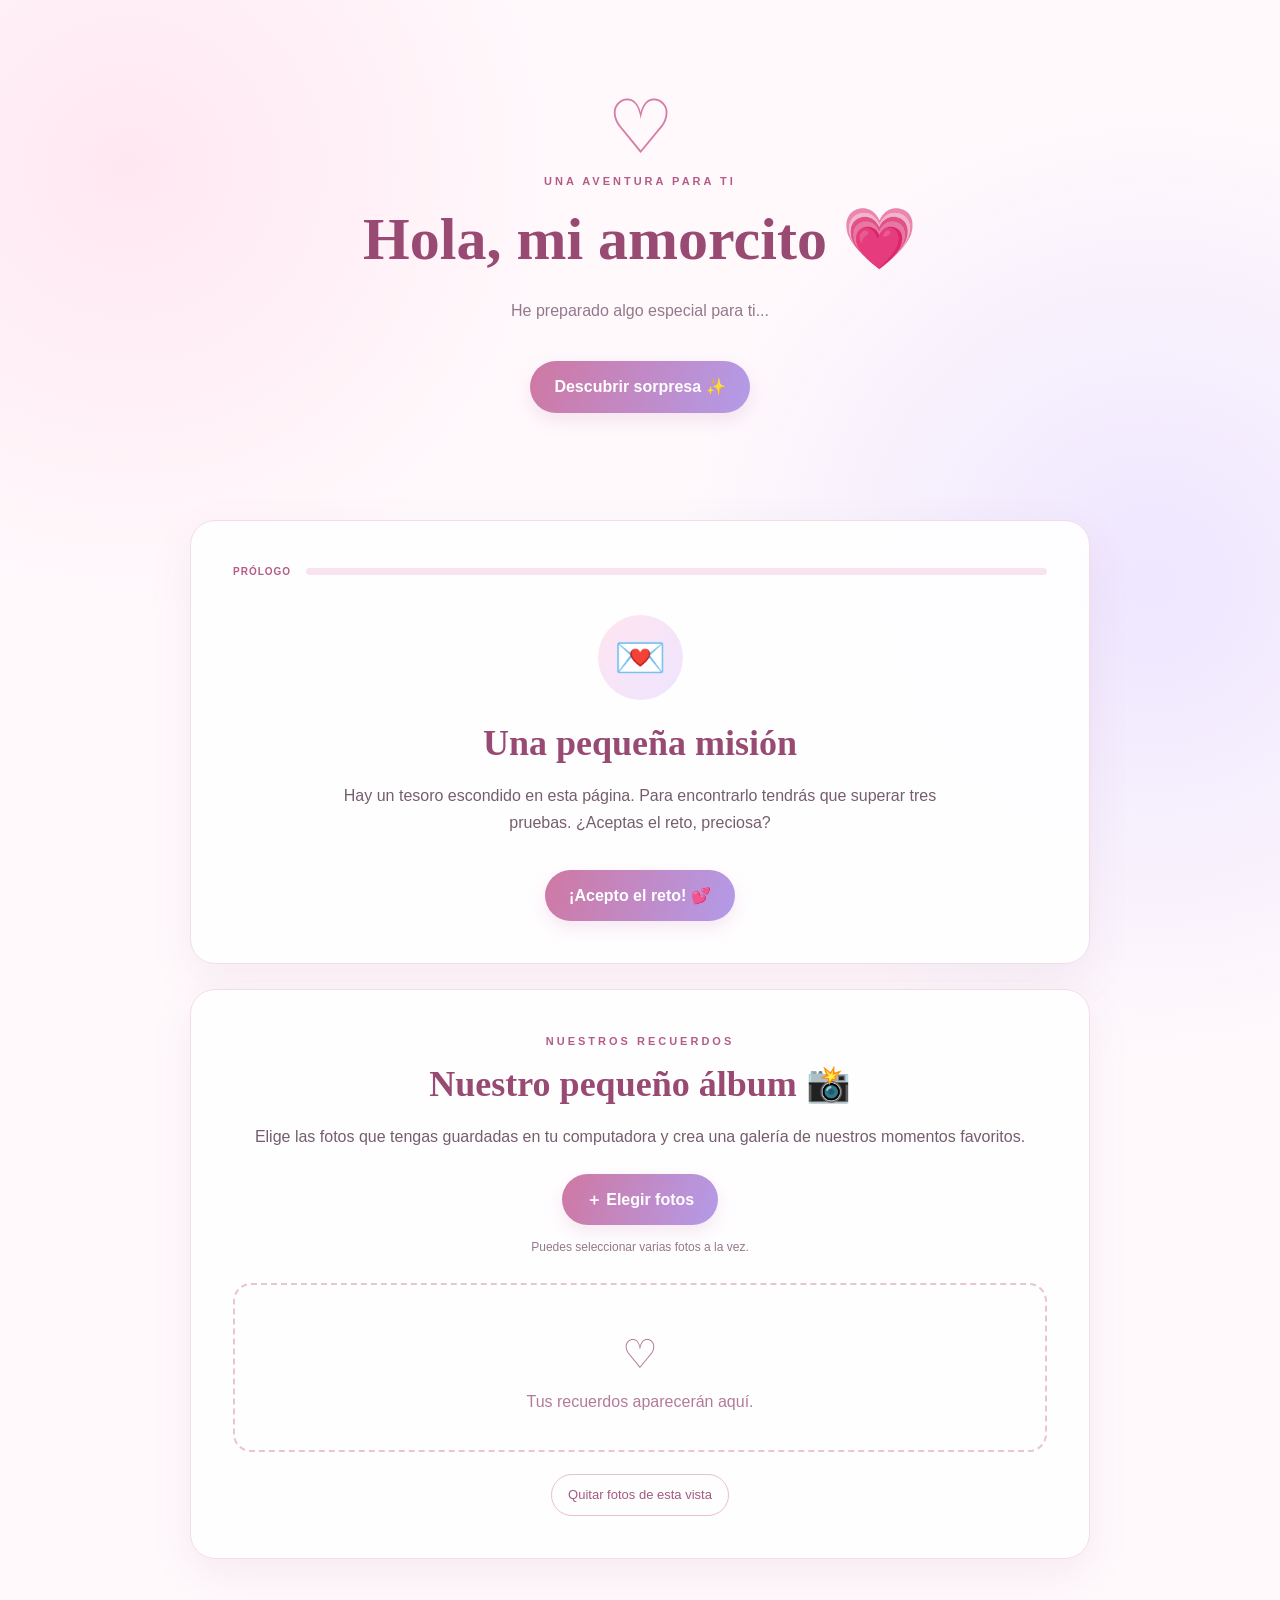
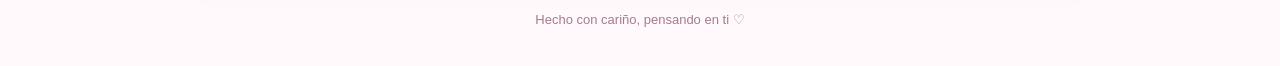
<file: sorpresa 2/sorpresa 2.html>
<!DOCTYPE html>
<html lang="es">
<head>
  <meta charset="UTF-8">
  <meta name="viewport" content="width=device-width, initial-scale=1.0">
  <title>Para mi amorcito 💗</title>
  <link rel="stylesheet" href="s2.css">
</head>
<body>

  <header class="hero">
    <div class="floating-heart">♡</div>
    <p class="tag">UNA AVENTURA PARA TI</p>
    <h1>Hola, mi amorcito 💗</h1>
    <p>He preparado algo especial para ti...</p>
    <button class="btn" onclick="startGame()">Descubrir sorpresa ✨</button>
  </header>

  <main>
    <section class="game card" id="game">
      <div class="progress">
        <span id="stage">PRÓLOGO</span>
        <div class="bar"><div id="progressBar"></div></div>
      </div>

      <div id="welcome" class="screen">
        <div class="emoji">💌</div>
        <h2>Una pequeña misión</h2>
        <p>
          Hay un tesoro escondido en esta página.
          Para encontrarlo tendrás que superar tres pruebas.
          ¿Aceptas el reto, preciosa?
        </p>
        <button class="btn" onclick="showHearts()">¡Acepto el reto! 💕</button>
      </div>

      <div id="hearts" class="screen hidden">
        <p class="tag">PRUEBA 1 DE 3</p>
        <h2>Recolecta nuestros corazones</h2>
        <p>Pulsa los cinco corazones para continuar.</p>
        <p class="score">Corazones: <span id="score">0</span>/5</p>

        <div class="heart-grid">
          <button class="heart" onclick="collectHeart(this)">♡</button>
          <button class="heart" onclick="collectHeart(this)">♡</button>
          <button class="heart" onclick="collectHeart(this)">♡</button>
          <button class="heart" onclick="collectHeart(this)">♡</button>
          <button class="heart" onclick="collectHeart(this)">♡</button>
        </div>

        <p id="heartMessage" class="feedback">
          Cada corazón guarda un poquito de cariño. 💗
        </p>
      </div>

      <div id="quiz" class="screen hidden">
        <p class="tag">PRUEBA 2 DE 3</p>
        <h2>Una pregunta para ti 🧩</h2>
        <p id="questionNumber"></p>
        <h3 id="question"></h3>
        <div id="answers" class="answers"></div>
        <p id="quizMessage" class="feedback"></p>
        <button id="nextQuestion" class="btn hidden"
          onclick="advanceQuestion()">Continuar →</button>
      </div>

      <div id="treasure" class="screen hidden">
        <div class="emoji">🎁</div>
        <p class="tag">MISIÓN COMPLETADA</p>
        <h2>Encontraste el verdadero tesoro</h2>
        <p>
          No era oro ni una joya. Era una pequeña forma de recordarte
          lo importante que eres para mí.
        </p>

        <div class="letter">
          <h3>Para mi amorcito 💌</h3>
          <p>
            Si pudiera guardar un instante para volver a vivirlo,
            elegiría uno en el que estemos juntos, riéndonos por
            cualquier tontería o simplemente compartiendo el silencio.
          </p>
          <p>
            Me gusta saber que existes y que, entre tantas personas,
            puedo compartir contigo una parte de mi vida.
            No necesito que todos los días sean perfectos;
            me basta con que podamos crear recuerdos bonitos.
          </p>
          <p>
            Espero que esta pequeña aventura te haya sacado una sonrisa.
            Si lo hizo, entonces ya cumplió su misión. ♡
          </p>
          <p class="signature">Con mucho cariño, para ti. 💗</p>
        </div>

        <button class="btn" onclick="restartGame()">Volver a jugar ↻</button>
      </div>
    </section>

    <section class="album card" id="album">
      <p class="tag">NUESTROS RECUERDOS</p>
      <h2>Nuestro pequeño álbum 📸</h2>
      <p>
        Elige las fotos que tengas guardadas en tu computadora
        y crea una galería de nuestros momentos favoritos.
      </p>

      <label for="photoInput" class="btn upload">
        ＋ Elegir fotos
      </label>
      <input type="file" id="photoInput" accept="image/*" multiple hidden>

      <p class="hint">Puedes seleccionar varias fotos a la vez.</p>

      <div id="gallery" class="gallery">
        <div class="empty">
          <span>♡</span>
          <p>Tus recuerdos aparecerán aquí.</p>
        </div>
      </div>

      <button class="secondary-btn" onclick="clearPhotos()">
        Quitar fotos de esta vista
      </button>
    </section>
  </main>

  <footer>Hecho con cariño, pensando en ti ♡</footer>

  <script>
    const screens = ["welcome", "hearts", "quiz", "treasure"];
    let heartCount = 0;
    let questionIndex = 0;
    let answeredCorrectly = false;

    const questions = [
      {
        text: "¿Qué hace especial un recuerdo?",
        answers: [
          "Que sea muy caro",
          "La persona con quien lo compartes",
          "Que dure exactamente una hora"
        ],
        correct: 1,
        message: "¡Exacto! Una persona especial puede hacer inolvidable un momento sencillo. 💗"
      },
      {
        text: "¿Cuál sería un buen plan juntos?",
        answers: [
          "Reírnos por cualquier tontería",
          "Mirar el reloj todo el tiempo",
          "Competir por quién se enoja más"
        ],
        correct: 0,
        message: "¡Sí! A veces los mejores planes son los más sencillos. 🌷"
      },
      {
        text: "¿Cuál es el tesoro de esta aventura?",
        answers: [
          "Una contraseña secreta",
          "Un cofre lleno de monedas",
          "El cariño detrás de este detalle"
        ],
        correct: 2,
        message: "¡Lo encontraste! El tesoro era el cariño con el que se hizo esta página. 💌"
      }
    ];

    function showScreen(id, label, progress) {
      screens.forEach(screenId => {
        document.getElementById(screenId).classList.add("hidden");
      });

      document.getElementById(id).classList.remove("hidden");
      document.getElementById("stage").textContent = label;
      document.getElementById("progressBar").style.width = progress + "%";
    }

    function startGame() {
      document.getElementById("game").scrollIntoView({ behavior: "smooth" });
      showScreen("welcome", "PRÓLOGO", 0);
    }

    function showHearts() {
      showScreen("hearts", "PRUEBA 1", 25);
    }

    function collectHeart(button) {
      if (button.disabled) return;

      button.disabled = true;
      button.classList.add("collected");
      button.textContent = "♥";
      heartCount++;

      document.getElementById("score").textContent = heartCount;

      const messages = [
        "Uno para tu sonrisa. 💗",
        "Otro para un recuerdo bonito. ✨",
        "Otro porque te lo mereces. 🌷",
        "¡Casi lo consigues, amorcito!",
        "¡Todos los corazones reunidos! 💕"
      ];

      document.getElementById("heartMessage").textContent =
        messages[heartCount - 1];

      if (heartCount === 5) {
        setTimeout(() => {
          showScreen("quiz", "PRUEBA 2", 50);
          renderQuestion();
        }, 800);
      }
    }

    function renderQuestion() {
      const q = questions[questionIndex];
      answeredCorrectly = false;

      document.getElementById("questionNumber").textContent =
        `Pregunta ${questionIndex + 1} de ${questions.length}`;

      document.getElementById("question").textContent = q.text;
      document.getElementById("quizMessage").textContent = "";

      const next = document.getElementById("nextQuestion");
      next.classList.add("hidden");

      const answers = document.getElementById("answers");
      answers.innerHTML = "";

      q.answers.forEach((answer, index) => {
        const button = document.createElement("button");
        button.className = "answer";
        button.textContent = answer;

        button.addEventListener("click", () => {
          if (answeredCorrectly) return;

          if (index === q.correct) {
            answeredCorrectly = true;
            button.classList.add("correct");

            [...answers.children].forEach(b => b.disabled = true);

            document.getElementById("quizMessage").textContent = q.message;
            next.textContent =
              questionIndex === questions.length - 1
                ? "Descubrir el tesoro 🎁"
                : "Siguiente pregunta →";

            next.classList.remove("hidden");
          } else {
            button.classList.add("wrong");
            button.disabled = true;
            document.getElementById("quizMessage").textContent =
              "No pasa nada, intenta con otra respuesta. 💕";
          }
        });

        answers.appendChild(button);
      });
    }

    function advanceQuestion() {
      questionIndex++;

      if (questionIndex < questions.length) {
        renderQuestion();
      } else {
        showScreen("treasure", "TESORO ENCONTRADO", 100);
      }
    }

    function restartGame() {
      heartCount = 0;
      questionIndex = 0;

      document.getElementById("score").textContent = "0";
      document.getElementById("heartMessage").textContent =
        "Cada corazón guarda un poquito de cariño. 💗";

      document.querySelectorAll(".heart").forEach(button => {
        button.disabled = false;
        button.classList.remove("collected");
        button.textContent = "♡";
      });

      showScreen("welcome", "PRÓLOGO", 0);
      document.getElementById("game").scrollIntoView({ behavior: "smooth" });
    }

    // Galería: muestra las imágenes seleccionadas desde el equipo.
    const photoInput = document.getElementById("photoInput");
    const gallery = document.getElementById("gallery");
    let photoUrls = [];

    photoInput.addEventListener("change", function () {
      const files = [...this.files].filter(file =>
        file.type.startsWith("image/")
      );

      if (!files.length) return;

      const empty = gallery.querySelector(".empty");
      if (empty) empty.remove();

      files.forEach(file => {
        const url = URL.createObjectURL(file);
        photoUrls.push(url);

        const card = document.createElement("article");
        card.className = "photo-card";

        const img = document.createElement("img");
        img.src = url;
        img.alt = "Un recuerdo especial";

        const caption = document.createElement("p");
        caption.textContent = "Un recuerdo contigo ♡";

        card.append(img, caption);
        gallery.appendChild(card);
      });

      this.value = "";
    });

    function clearPhotos() {
      photoUrls.forEach(url => URL.revokeObjectURL(url));
      photoUrls = [];

      gallery.innerHTML = `
        <div class="empty">
          <span>♡</span>
          <p>Tus recuerdos aparecerán aquí.</p>
        </div>
      `;
    }
  </script>
</body>
</html>
</file>
<file: style.css>
body {
    font-family: Arial, sans-serif;
    margin: 0;
    padding: 0;
    background-color: #2b2b2b;
    color: #ffffff;
}
.menu {
    list-style: none;
    padding: 0;
    margin: 0;
    background-color: #333;
}
.menu li {
    position: relative;
    display: inline-block;
}
.menu li a {
    display: block;
    padding: 10px 20px;
    color: white;
    text-decoration: none;
}
.menu li a:hover {
    background-color: #111;
}
.submenu {
    display: none;
    position: absolute;
    top: 100%;
    left: 0;
    background-color: #333;
    list-style: none;
    padding: 0;
    margin: 0;
}
.submenu li {
    display: block;
}
.submenu li a {
    padding: 10px 20px;
}
.menu li:hover .submenu {
    display: block;
}
.grid {
    display: grid;
    grid-template-columns: repeat(auto-fit, minmax(100px, 1fr));
    gap: 1em;
}
.card {
    background-color: #34495e;
    border-radius: 8px;
    box-shadow: 0 4px 8px rgba(0, 0, 0, 0.3);
    overflow: hidden;
    text-align: center;
    transition: transform 0.3s, box-shadow 0.3s;
    width: 100%;
}
.img {
    display: flex;
    align-items: center;
    justify-content: center
    ;height: 100%;
}
video {
    position: absolute;
    top: 50%;
    left: 50%;
    min-width: 100%;
    min-height: 100%;
    width: auto;
    height: auto;
    z-index: -1;
    transform: translate(-50%, -50%);
    background-size: cover;
}
.card img {
    width: 300px;
    height: 200px;
    border-radius: 1em;
    border-left: 1em;
    margin: 1em;
}
</file>
<file: indexhtml/style.css>
body {
    font-family: Arial, sans-serif;
    margin: 0;
    padding: 0;
    background-color: #2b2b2b;
    color: #ffffff;
}
.menu {
    list-style: none;
    padding: 0;
    margin: 0;
    background-color: #333;
}
.menu li {
    position: relative;
    display: inline-block;
}
.menu li a {
    display: block;
    padding: 10px 20px;
    color: white;
    text-decoration: none;
}
.menu li a:hover {
    background-color: #111;
}
.submenu {
    display: none;
    position: absolute;
    top: 100%;
    left: 0;
    background-color: #333;
    list-style: none;
    padding: 0;
    margin: 0;
}
.submenu li {
    display: block;
}
.submenu li a {
    padding: 10px 20px;
}
.menu li:hover .submenu {
    display: block;
}
.grid {
    display: grid;
    grid-template-columns: repeat(auto-fit, minmax(100px, 1fr));
    gap: 1em;
}
.card {
    background-color: #34495e;
    border-radius: 8px;
    box-shadow: 0 4px 8px rgba(0, 0, 0, 0.3);
    overflow: hidden;
    text-align: center;
    transition: transform 0.3s, box-shadow 0.3s;
    width: 100%;
}
.img {
    display: flex;
    align-items: center;
    justify-content: center
    ;height: 100%;
}
video {
    position: absolute;
    top: 50%;
    left: 50%;
    min-width: 100%;
    min-height: 100%;
    width: auto;
    height: auto;
    z-index: -1;
    transform: translate(-50%, -50%);
    background-size: cover;
}
.card img {
    width: 300px;
    height: 200px;
    border-radius: 1em;
    border-left: 1em;
    margin: 1em;
}
</file>
<file: contaminacion/estilos.css>
body {
    font-family: Arial, sans-serif;
    margin: 0;
    padding: 0;
    background-color: #f4f4f4;
    color: #333;
}

header {
    background: #4CAF50;
    color: white;
    padding: 1rem 0;
    text-align: center;
}

header h1 {
    margin: 0;
}

nav ul {
    list-style: none;
    padding: 0;
}

nav ul li {
    display: inline;
    margin: 0 1rem;
}

nav ul li a {
    color: white;
    text-decoration: none;
}

main {
    padding: 2rem;
}

main h2 {
    color: #4CAF50;
}

section {
    margin-bottom: 2rem;
}

footer {
    background: #333;
    color: white;
    text-align: center;
    padding: 1rem 0;
    position: fixed;
    width: 100%;
    bottom: 0;
}
</file>
<file: primer avance/1.css>
body {
    font-family: Arial;
    background-color: white;
    color: #333;
  }
  header {
    background-color: rgb(246, 0, 0);
    color: rgb(0, 0, 0);
    padding: 10px;
    text-align: center;
  }
  div{
    margin: 4em 0;
}
  img{
    display: block;
    margin: 0 auto;
    width: 1080px;
    height: 640px;
}
  footer{
    background-color: rgb(0, 0, 0);
    color: #fff;
    text-align: center;
    padding: 10px;
    position: fixed;
    bottom: 0;
    width: 100%;
}
.button{
  display: flex;
  align-items: center;
  justify-content: center
  ;height: 100%;
}
.img{
  display: flex;
  align-items: center;
  justify-content: center
  ;height: 100%;
}
</file>
<file: secundario/styles.css>
body {
    font-family: Arial, sans-serif;
    margin: 0;
    padding: 0;
    background-color: #2b2b2b;
    color: #ffffff;
}

header {
    background-color: #27ae60;
    color: white;
    padding: 1em 0;
}

header .container {
    display: flex;
    justify-content: space-between;
    align-items: center;
}

nav ul {
    list-style-type: none;
    padding: 0;
    margin: 0;
    display: flex;
}

nav ul li {
    margin-right: 1em;
}

nav ul li a {
    color: white;
    text-decoration: none;
    transition: color 0.3s;
}

nav ul li a:hover {
    color: #2ecc71;
}

.container {
    width: 90%;
    max-width: 1200px;
    margin: 0 auto;
    padding: 1em 0;
}

main {
    padding: 2em 0;
}

section {
    margin-bottom: 2em;
}

section img {
    width: 100%;
    height: auto;
    border-radius: 8px;
    box-shadow: 0 4px 8px rgba(0, 0, 0, 0.2);
}

.grid {
    display: grid;
    grid-template-columns: repeat(auto-fit, minmax(300px, 1fr));
    gap: 1em;
}

.card {
    background-color: #34495e;
    border-radius: 8px;
    box-shadow: 0 4px 8px rgba(0, 0, 0, 0.3);
    overflow: hidden;
    text-align: center;
    transition: transform 0.3s, box-shadow 0.3s;
}

.card img {
    width: 100%;
    height: auto;
    border-top-left-radius: 1em;
    border-left: 0em;
    margin: 1em;
}

.card h3 {
    margin: 0.5em 0;
}

.card p {
    padding: 0 1em 1em;
}

.card:hover {
    transform: scale(1.05);
    box-shadow: 0 6px 12px rgba(0, 0, 0, 0.3);
}

.update-list {
    padding-left: 1em;
}

.update {
    margin-bottom: 1em;
    padding: 1em;
    background-color: #3498db;
    border-radius: 8px;
    box-shadow: 0 4px 8px rgba(0, 0, 0, 0.3);
    transition: background-color 0.3s, box-shadow 0.3s;
}

.update:hover {
    background-color: #2980b9;
    box-shadow: 0 6px 12px rgba(0, 0, 0, 0.3);
}

footer {
    background-color: #27ae60;
    color: white;
    text-align: center;
    padding: 1em 0;
    position: relative;
    width: 100%;
    bottom: 0;
}
.img{
    display: flex;
    align-items: center;
    justify-content: center
    ;height: 100%;
    height: 400px;
    width: 800px;
}
</file>
<file: sorpresa 1/styles.css>
@import url('https://fonts.googleapis.com/css2?family=Nunito:wght@400;500;600;700;800&family=Playfair+Display:wght@500;600;700&display=swap');

:root {
    --pink: #f5a8cc;
    --pink-dark: #d95c9a;
    --pink-light: #fff0f7;
    --purple: #8860c9;
    --purple-dark: #55347f;
    --purple-light: #f1e9ff;
    --text: #563e60;
    --white: #ffffff;
    --shadow: 0 10px 35px rgba(125, 76, 143, 0.10);
}

* {
    margin: 0;
    padding: 0;
    box-sizing: border-box;
}

html {
    scroll-behavior: smooth;
    scroll-padding-top: 25px;
}

body {
    font-family: 'Nunito', sans-serif;
    color: var(--text);
    background: #fffaff;
    line-height: 1.75;
    overflow-x: hidden;
}

button,
input,
select {
    font: inherit;
}

button,
a,
label {
    -webkit-tap-highlight-color: transparent;
}

button {
    cursor: pointer;
}

a {
    text-decoration: none;
}

/* PORTADA */

.hero {
    min-height: 590px;
    padding: 90px 20px 75px;
    display: flex;
    flex-direction: column;
    align-items: center;
    justify-content: center;
    text-align: center;
    position: relative;
    overflow: hidden;
    background:
        radial-gradient(ellipse at 10% 20%, #ffffffb8 0%, transparent 35%),
        radial-gradient(ellipse at 90% 80%, #f5d4ff 0%, transparent 35%),
        linear-gradient(135deg, #ffd6e9, #e8d5ff 55%, #fce8ff);
}

.hero::before,
.hero::after {
    content: "♡";
    position: absolute;
    color: #ffffff80;
    font-size: 170px;
    line-height: 1;
    pointer-events: none;
}

.hero::before {
    top: 20px;
    left: -35px;
    transform: rotate(-18deg);
}

.hero::after {
    bottom: 10px;
    right: -30px;
    transform: rotate(15deg);
}

.floating-hearts {
    color: var(--purple);
    font-size: 24px;
    letter-spacing: 13px;
    margin-bottom: 24px;
    animation: heartbeat 2s infinite;
}

.eyebrow,
.mini-label {
    font-size: 11px;
    font-weight: 800;
    letter-spacing: 3px;
    color: var(--pink-dark);
}

.hero h1 {
    font-family: 'Playfair Display', serif;
    font-size: clamp(42px, 7vw, 76px);
    line-height: 1.2;
    color: var(--purple-dark);
    margin: 18px 0;
}

.subtitle {
    font-size: 17px;
    color: #775c88;
    margin-bottom: 32px;
}

.main-button {
    display: inline-block;
    background: linear-gradient(135deg, #d86aa6, #9665cf);
    color: white;
    font-weight: 800;
    padding: 14px 28px;
    border-radius: 50px;
    box-shadow: 0 8px 20px #9863bd40;
    transition: transform 0.25s, box-shadow 0.25s;
    position: relative;
    z-index: 1;
}

.main-button:hover {
    transform: translateY(-4px);
    box-shadow: 0 12px 28px #9863bd60;
}

.hero-heart {
    margin-top: 34px;
    font-size: 25px;
    color: var(--pink-dark);
    animation: heartbeat 1.5s infinite;
}

/* SECCIONES GENERALES */

.section,
.dedication,
.love-note {
    width: min(1100px, 90%);
    margin: 0 auto;
}

.section {
    padding-top: 80px;
    padding-bottom: 30px;
}

.section-heading {
    text-align: center;
    margin-bottom: 35px;
}

.section-heading h2,
.dedication h2,
.love-note h2 {
    font-family: 'Playfair Display', serif;
    color: var(--purple-dark);
    font-size: clamp(27px, 4vw, 38px);
    line-height: 1.3;
    margin: 12px 0;
}

.section-heading p {
    color: #927b9c;
    font-size: 15px;
}

.section-icon {
    display: block;
    font-size: 34px;
    margin-bottom: 10px;
}

/* DEDICATORIA */

.dedication {
    max-width: 760px;
    padding: 65px 25px 30px;
    text-align: center;
}

.dedication p,
.love-note > p:not(.signature) {
    color: #806b8b;
    font-size: 16px;
    max-width: 680px;
    margin: 0 auto;
}

/* ÁLBUM DE FOTOS */

.upload-button {
    display: block;
    width: fit-content;
    margin: 0 auto 30px;
    padding: 12px 24px;
    border-radius: 30px;
    background: var(--purple-light);
    color: var(--purple-dark);
    font-weight: 800;
    cursor: pointer;
    border: 1px solid #dfccf8;
    transition: all 0.2s;
}

.upload-button:hover {
    background: #e7d7ff;
    transform: translateY(-2px);
}

.photo-grid {
    display: grid;
    grid-template-columns: repeat(3, minmax(0, 1fr));
    gap: 22px;
}

.photo-placeholder,
.photo-card {
    background: white;
    border: 1px solid #f3dced;
    border-radius: 20px;
    overflow: hidden;
    text-align: center;
    box-shadow: var(--shadow);
    transition: transform 0.25s;
}

.photo-placeholder {
    padding: 42px 15px;
    min-height: 190px;
    display: flex;
    flex-direction: column;
    align-items: center;
    justify-content: center;
}

.photo-placeholder:hover,
.photo-card:hover {
    transform: translateY(-5px);
}

.photo-placeholder span {
    font-size: 38px;
    margin-bottom: 10px;
}

.photo-placeholder p,
.photo-card p {
    color: var(--purple-dark);
    font-weight: 800;
}

.photo-placeholder small {
    color: #ad91b8;
    margin-top: 5px;
}

.photo-card img {
    width: 100%;
    height: 250px;
    object-fit: cover;
    display: block;
}

.photo-card p {
    padding: 12px;
}

.small-note {
    font-size: 12px;
    color: #a18ca8;
    text-align: center;
    margin-top: 18px;
}

/* MENSAJE DESTACADO */

.featured-message {
    margin-top: 85px;
    padding: 65px 20px;
    text-align: center;
    background: linear-gradient(135deg, #f7d9ea, #e9dcff);
}

.sparkle {
    display: block;
    font-size: 32px;
    color: var(--purple);
    margin-bottom: 12px;
}

.featured-message blockquote {
    font-family: 'Playfair Display', serif;
    font-size: clamp(22px, 4vw, 33px);
    line-height: 1.65;
    color: var(--purple-dark);
    max-width: 750px;
    margin: 20px auto 25px;
}

.light-button {
    padding: 11px 23px;
    background: white;
    border: 1px solid #e3c5f3;
    color: var(--purple-dark);
    border-radius: 30px;
    font-weight: 800;
    transition: all 0.2s;
}

.light-button:hover {
    background: var(--purple);
    color: white;
    transform: scale(1.04);
}

/* BUSCADOR Y FILTROS */

.filters {
    display: flex;
    justify-content: center;
    gap: 12px;
    margin-bottom: 20px;
}

.filters input,
.filters select {
    padding: 13px 16px;
    border: 1px solid #e9d5ee;
    background: white;
    color: var(--text);
    border-radius: 14px;
    outline: none;
    min-width: 0;
    box-shadow: 0 4px 14px #9d72b00b;
}

.filters input {
    width: min(380px, 100%);
}

.filters select {
    width: min(230px, 100%);
}

.filters input:focus,
.filters select:focus {
    border-color: var(--purple);
    box-shadow: 0 0 0 3px #b99ce52b;
}

.message-count {
    text-align: center;
    color: var(--pink-dark);
    font-size: 13px;
    font-weight: 800;
    margin: 20px 0;
}

/* TARJETAS DE MENSAJES */

.message-grid {
    display: grid;
    grid-template-columns: repeat(3, minmax(0, 1fr));
    gap: 20px;
    align-items: stretch;
}

.message-card {
    background: white;
    border: 1px solid #f0ddeb;
    border-radius: 18px;
    padding: 22px;
    box-shadow: 0 6px 25px #8f5f9c0b;
    display: flex;
    flex-direction: column;
    min-width: 0;
    transition: transform 0.25s, box-shadow 0.25s;
    position: relative;
    overflow-wrap: anywhere;
}

.message-card::before {
    content: "♡";
    position: absolute;
    top: 8px;
    right: 14px;
    color: #f4d6e9;
    font-size: 25px;
    pointer-events: none;
}

.message-card:hover {
    transform: translateY(-5px);
    box-shadow: 0 14px 30px #9e72b51a;
    border-color: #e3c2ed;
}

.message-number {
    display: inline-flex;
    align-items: center;
    justify-content: center;
    background: var(--pink-light);
    color: var(--pink-dark);
    font-size: 12px;
    font-weight: 800;
    border-radius: 20px;
    width: 36px;
    height: 30px;
    margin-bottom: 13px;
}

.message-category {
    width: fit-content;
    color: var(--purple);
    background: var(--purple-light);
    border-radius: 20px;
    font-size: 11px;
    font-weight: 800;
    padding: 3px 11px;
    margin-bottom: 13px;
}

.message-text {
    color: #735d7c;
    font-size: 14px;
    line-height: 1.9;
    margin-bottom: 22px;
    flex: 1;
}

.card-actions {
    margin-top: auto;
}

.copy-button {
    width: 100%;
    padding: 10px 12px;
    border: 1px solid #edcce1;
    border-radius: 12px;
    background: #fff5fa;
    color: #bf518b;
    font-size: 13px;
    font-weight: 800;
    transition: all 0.2s;
}

.copy-button:hover {
    background: linear-gradient(135deg, #f6b8d7, #d8b8f6);
    color: white;
    border-color: transparent;
}

.copy-button:active {
    transform: scale(0.97);
}

.no-results {
    text-align: center;
    padding: 35px 10px;
    color: #9d7baa;
}

/* MENSAJE FINAL */

.love-note {
    text-align: center;
    max-width: 800px;
    padding: 85px 20px;
}

.love-note h2 {
    margin-bottom: 20px;
}

.signature {
    margin-top: 25px;
    font-family: 'Playfair Display', serif;
    font-size: 22px;
    font-style: italic;
    color: var(--pink-dark);
}

/* PIE DE PÁGINA */

footer {
    padding: 35px 20px;
    text-align: center;
    background: linear-gradient(135deg, #fce5f1, #eee3ff);
    color: #8c70a0;
}

.footer-heart {
    color: var(--pink-dark);
    font-size: 24px;
    margin-bottom: 8px;
}

footer p {
    font-weight: 800;
}

footer small {
    font-size: 12px;
}

/* NOTIFICACIÓN AL COPIAR */

.toast {
    position: fixed;
    bottom: 25px;
    left: 50%;
    transform: translate(-50%, 25px);
    background: #68438d;
    color: white;
    padding: 13px 22px;
    border-radius: 30px;
    box-shadow: 0 8px 25px #50326840;
    opacity: 0;
    visibility: hidden;
    transition: all 0.25s;
    z-index: 1000;
    text-align: center;
    width: max-content;
    max-width: calc(100% - 30px);
    font-size: 13px;
    font-weight: 800;
}

.toast.show {
    opacity: 1;
    visibility: visible;
    transform: translate(-50%, 0);
}

/* ANIMACIONES */

@keyframes heartbeat {
    0%, 100% {
        transform: scale(1);
    }
    50% {
        transform: scale(1.12);
    }
}

/* TABLET */

@media (max-width: 900px) {
    .message-grid {
        grid-template-columns: repeat(2, minmax(0, 1fr));
    }

    .photo-grid {
        grid-template-columns: repeat(2, minmax(0, 1fr));
    }

    .hero {
        min-height: 520px;
    }
}

/* CELULARES */

@media (max-width: 560px) {
    .hero {
        min-height: 480px;
        padding: 65px 18px;
    }

    .hero h1 {
        font-size: 42px;
    }

    .subtitle {
        font-size: 15px;
    }

    .section {
        padding-top: 55px;
    }

    .dedication {
        padding-top: 45px;
    }

    .filters {
        flex-direction: column;
    }

    .filters input,
    .filters select {
        width: 100%;
    }

    .message-grid {
        grid-template-columns: 1fr;
        gap: 15px;
    }

    .message-card {
        padding: 21px;
    }

    .photo-grid {
        grid-template-columns: 1fr;
        gap: 16px;
    }

    .photo-placeholder {
        min-height: 155px;
        padding: 25px;
    }

    .photo-card img {
        height: 280px;
    }

    .featured-message {
        margin-top: 55px;
        padding: 50px 22px;
    }

    .love-note {
        padding: 60px 10px;
    }
}

/* ACCESIBILIDAD */

@media (prefers-reduced-motion: reduce) {
    *,
    *::before,
    *::after {
        animation-duration: 0.01ms !important;
        animation-iteration-count: 1 !important;
        scroll-behavior: auto !important;
        transition-duration: 0.01ms !important;
    }
}
</file>
<file: sorpresa 2/s2.css>
* {
  box-sizing: border-box;
  margin: 0;
  padding: 0;
}

:root {
  --pink: #c76b98;
  --pink-dark: #984a73;
  --pink-light: #fff0f7;
  --lilac: #eee8ff;
  --text: #503747;
  --muted: #94788b;
}

html {
  scroll-behavior: smooth;
}

body {
  min-height: 100vh;
  overflow-x: hidden;
  color: var(--text);
  font-family: "Segoe UI", Arial, sans-serif;
  line-height: 1.7;
  background:
    radial-gradient(circle at 10% 10%, #ffe7f1, transparent 28rem),
    radial-gradient(circle at 90% 35%, #eee6ff, transparent 30rem),
    #fff9fc;
}

.hero {
  min-height: 55vh;
  padding: 65px 20px;
  display: flex;
  flex-direction: column;
  justify-content: center;
  align-items: center;
  text-align: center;
}

.floating-heart {
  color: #d77ca7;
  font-size: 75px;
  line-height: 1.2;
  animation: pulse 2s infinite;
}

.tag {
  color: #b45c87;
  font-size: 11px;
  font-weight: 800;
  letter-spacing: 3px;
}

.hero h1 {
  margin: 12px 0;
  color: var(--pink-dark);
  font-family: Georgia, serif;
  font-size: clamp(35px, 7vw, 60px);
  line-height: 1.2;
}

.hero > p:not(.tag) {
  margin: 10px 0 25px;
  color: var(--muted);
}

main {
  width: min(900px, 92%);
  margin: 0 auto;
}

.card {
  margin: 25px auto;
  padding: clamp(22px, 5vw, 42px);
  border: 1px solid #f2dce8;
  border-radius: 25px;
  background: rgba(255, 255, 255, 0.9);
  box-shadow: 0 15px 45px #974e7515;
}

.game {
  text-align: center;
}

.progress {
  display: flex;
  align-items: center;
  gap: 15px;
  margin-bottom: 35px;
  color: #b45c87;
  font-size: 10px;
  font-weight: bold;
  letter-spacing: 1px;
}

.bar {
  height: 7px;
  flex: 1;
  overflow: hidden;
  border-radius: 10px;
  background: #f7e4ee;
}

#progressBar {
  width: 0;
  height: 100%;
  border-radius: inherit;
  background: linear-gradient(90deg, #e9a0c3, #b6a0ee);
  transition: width 0.4s ease;
}

.screen {
  animation: appear 0.4s ease;
}

.hidden {
  display: none !important;
}

.emoji {
  width: 85px;
  height: 85px;
  display: grid;
  place-items: center;
  margin: 0 auto 20px;
  border-radius: 50%;
  background: linear-gradient(135deg, #ffe4f0, #eee5ff);
  font-size: 42px;
}

h2 {
  margin: 10px 0 15px;
  color: var(--pink-dark);
  font-family: Georgia, serif;
  font-size: clamp(27px, 4vw, 36px);
  line-height: 1.3;
}

.screen > p:not(.tag) {
  max-width: 610px;
  margin: 0 auto 22px;
  color: #765d6d;
}

.btn {
  display: inline-block;
  margin-top: 12px;
  padding: 12px 24px;
  border: 0;
  border-radius: 28px;
  background: linear-gradient(110deg, #cf78a2, #b39be9);
  box-shadow: 0 7px 18px #bf75a42b;
  color: white;
  font: inherit;
  font-weight: 700;
  text-decoration: none;
  cursor: pointer;
  transition: transform 0.2s, box-shadow 0.2s;
}

.btn:hover {
  transform: translateY(-3px);
  box-shadow: 0 10px 22px #bf75a43b;
}

.score {
  color: var(--pink-dark) !important;
  font-weight: bold;
}

.heart-grid {
  display: flex;
  justify-content: center;
  flex-wrap: wrap;
  gap: 13px;
  margin: 25px auto;
}

.heart {
  width: 60px;
  height: 60px;
  border: 1px solid #f0cadd;
  border-radius: 17px;
  background: #fff4f9;
  color: #cf77a2;
  font-size: 35px;
  cursor: pointer;
  transition: 0.2s;
}

.heart:hover:not(:disabled) {
  transform: translateY(-5px) rotate(-5deg);
  background: #ffe4f0;
}

.heart.collected {
  border-color: #e7caff;
  background: #f1eaff;
  color: #aa85dc;
  animation: pop 0.3s ease;
  cursor: default;
}

.feedback {
  min-height: 28px;
  margin: 18px 0 !important;
  color: #a35d83 !important;
  font-size: 14px;
}

#question {
  margin: 16px 0;
  color: #604356;
  font-size: 19px;
}

#questionNumber {
  color: var(--muted) !important;
  font-size: 13px;
}

.answers {
  display: grid;
  gap: 10px;
  max-width: 540px;
  margin: 0 auto;
}

.answer {
  padding: 13px 16px;
  border: 1px solid #edd5e3;
  border-radius: 14px;
  background: #fff9fc;
  color: var(--text);
  font: inherit;
  cursor: pointer;
  transition: 0.2s;
}

.answer:hover:not(:disabled) {
  border-color: #d99abd;
  background: #fff0f7;
}

.answer.correct {
  border-color: #bca8e9;
  background: #f1ecff;
  color: #745aab;
}

.answer.wrong {
  border-color: #e7a4bd;
  background: #fff0f4;
}

.letter {
  max-width: 620px;
  margin: 25px auto;
  padding: 25px clamp(18px, 5vw, 35px);
  border: 1px solid #f0d7e5;
  border-radius: 18px;
  background: linear-gradient(145deg, #fff8fb, #f8f3ff);
  text-align: left;
}

.letter h3 {
  margin-bottom: 15px;
  color: var(--pink-dark);
  font-family: Georgia, serif;
  font-size: 23px;
}

.letter p {
  margin: 12px 0;
}

.letter .signature {
  margin-top: 22px;
  color: #b45c87;
  font-family: Georgia, serif;
  font-style: italic;
  text-align: right;
}

.album {
  text-align: center;
}

.album > p:not(.tag) {
  margin: 12px auto;
  color: #765d6d;
}

.upload {
  cursor: pointer;
}

.hint {
  color: var(--muted) !important;
  font-size: 12px;
}

.gallery {
  display: grid;
  grid-template-columns: repeat(auto-fit, minmax(190px, 1fr));
  gap: 18px;
  margin-top: 25px;
}

.empty {
  grid-column: 1 / -1;
  padding: 35px 15px;
  border: 2px dashed #e9c3d7;
  border-radius: 18px;
  color: #b27b99;
}

.empty span {
  font-size: 40px;
}

.photo-card {
  padding: 9px 9px 0;
  overflow: hidden;
  border: 1px solid #f2e0e9;
  border-radius: 14px;
  background: white;
  box-shadow: 0 7px 20px #8c456b12;
  transition: transform 0.2s;
}

.photo-card:hover {
  transform: translateY(-4px);
}

.photo-card img {
  display: block;
  width: 100%;
  height: 235px;
  border-radius: 8px;
  object-fit: cover;
}

.photo-card p {
  padding: 10px 5px;
  color: #a65d81;
  font-family: Georgia, serif;
}

.secondary-btn {
  margin-top: 22px;
  padding: 9px 16px;
  border: 1px solid #e8bfd3;
  border-radius: 22px;
  background: transparent;
  color: #a35a7f;
  font: inherit;
  font-size: 13px;
  cursor: pointer;
}

.secondary-btn:hover {
  background: #fff0f7;
}

footer {
  padding: 25px 10px 35px;
  color: #a47b91;
  text-align: center;
  font-size: 13px;
}

@keyframes pulse {
  0%, 100% { transform: scale(1); }
  50% { transform: scale(1.12); }
}

@keyframes pop {
  50% { transform: scale(1.15); }
}

@keyframes appear {
  from { opacity: 0; transform: translateY(8px); }
  to { opacity: 1; transform: translateY(0); }
}

@media (max-width: 540px) {
  .hero {
    min-height: 45vh;
    padding: 45px 15px;
  }

  .card {
    border-radius: 20px;
  }

  .heart {
    width: 52px;
    height: 52px;
  }

  .photo-card img {
    height: 260px;
  }
}

@media (prefers-reduced-motion: reduce) {
  *, *::before, *::after {
    animation-duration: 0.01ms !important;
    animation-iteration-count: 1 !important;
    scroll-behavior: auto !important;
    transition-duration: 0.01ms !important;
  }
}
</file>
